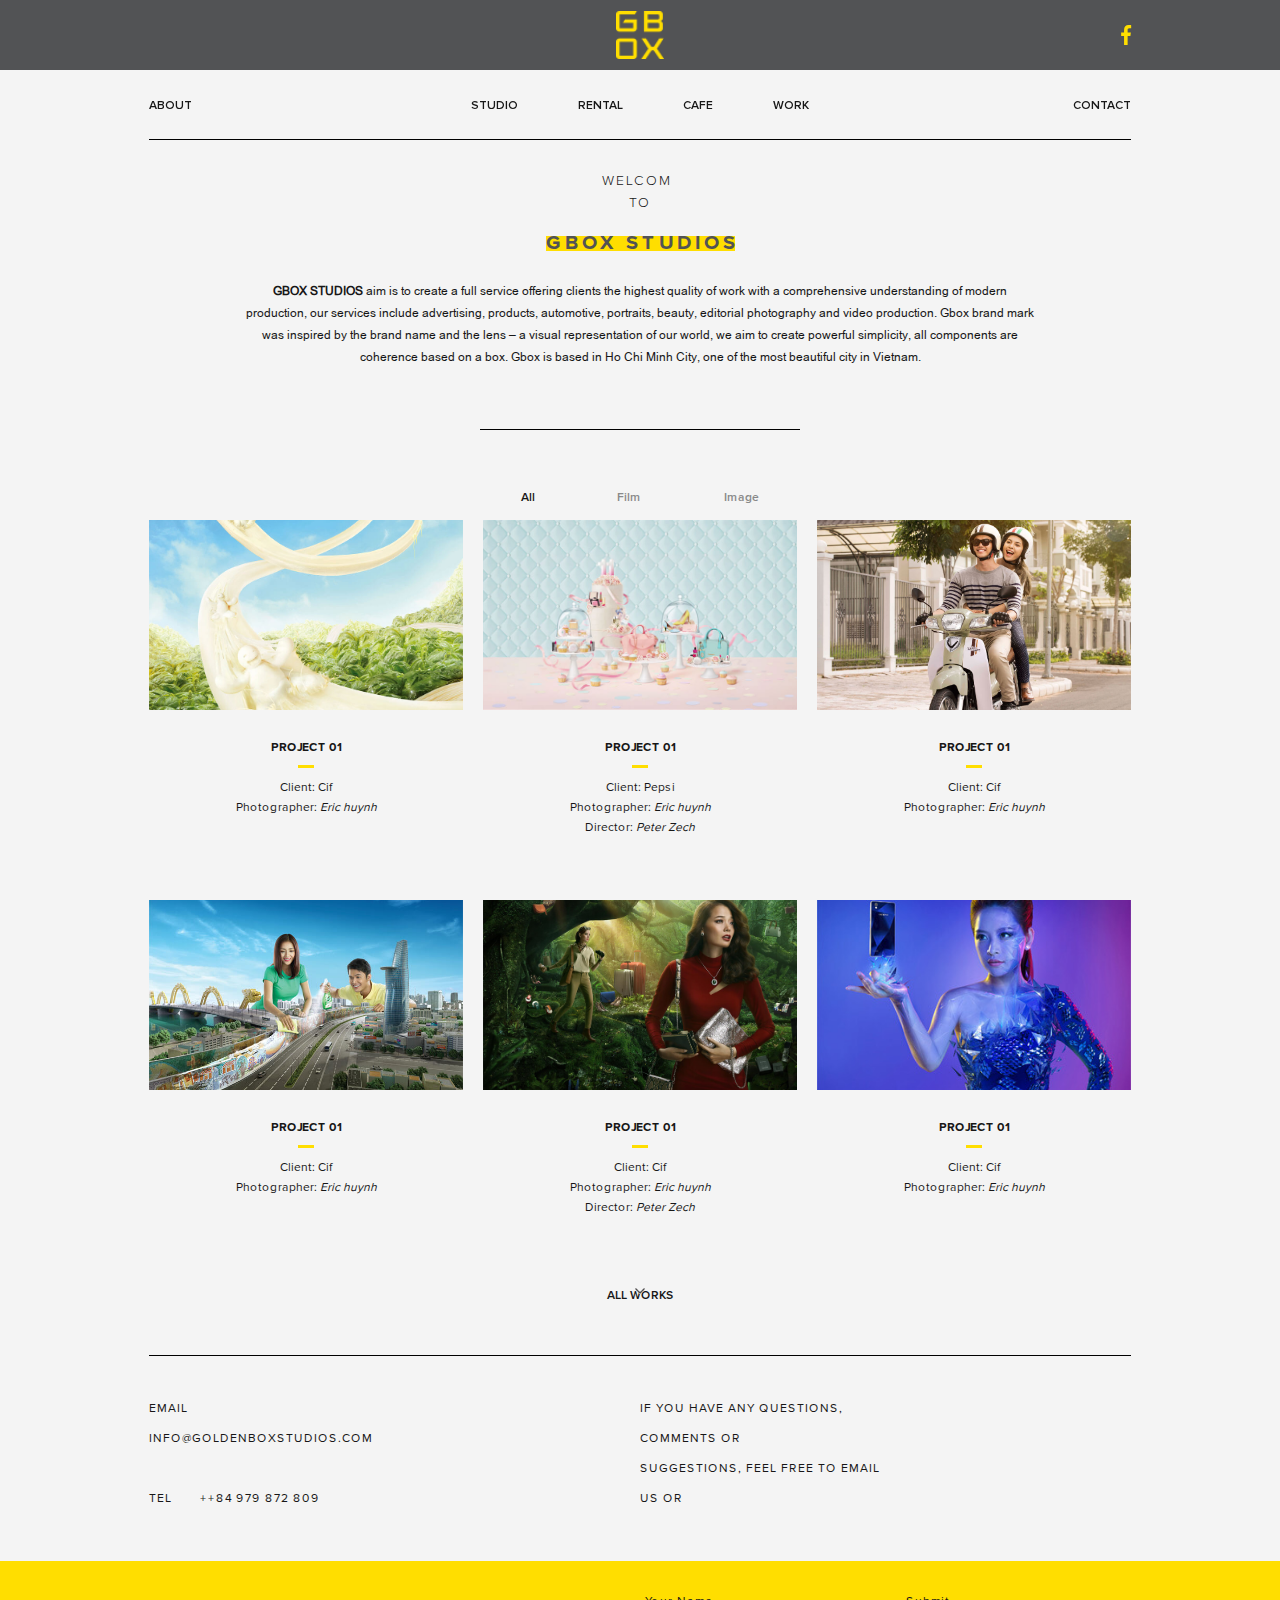
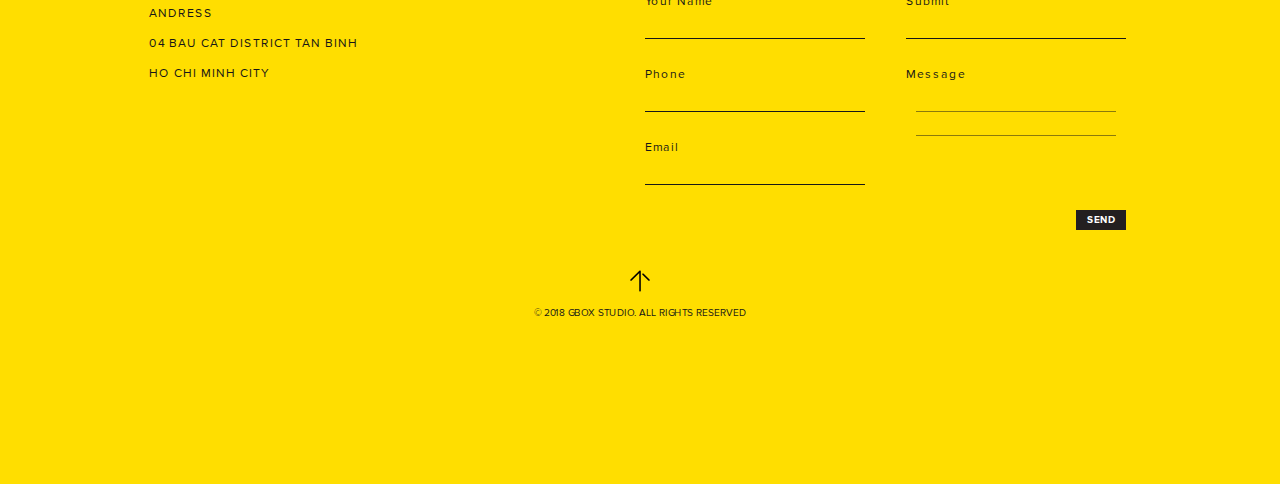
<file: index.html>
<!DOCTYPE html>
<html>

<head>
    <meta charset="UTF-8" />
    <meta name="viewport" content="width=device-width, initial-scale=1.0" />
    <meta http-equiv="X-UA-Compatible" content="IE=edge,chrome=1" />
    <title>Gbox</title>
    <link rel="icon" href="favicon.ico">
    <meta name="title" content="" />
    <meta name="description" content="" />
    <!-- meta facebook -->
    <meta property="og:locale" content="vi" />
    <meta property="og:type" content="article" />
    <meta property="og:title" content="Trang chủ" />
    <meta property="og:description" content="" />
    <meta property="og:url" content="" />
    <meta property="og:site_name" content="" />
    <meta property="og:image" content="" />

    <link rel="stylesheet" href="dest/style.min.css">
    <link rel="stylesheet" href="dest/fonts.css">
</head>
<style>
@font-face {
    font-family:Pb ;
    src: url('fonts/ProximaNova-Bold.woff2') format('woff2'),
        url('fonts/ProximaNova-Bold.woff') format('woff');
    font-weight: bold;
    font-style: normal;
    font-display: fallback;
}

@font-face {
    font-family:Ps ;
    src: url('fonts/ProximaNova-Semibold.woff2') format('woff2'),
        url('fonts/ProximaNova-Semibold.woff') format('woff');
    font-weight: 600;
    font-style: normal;
    font-display: fallback;
}

@font-face {
    font-family:Pl ;
    src: url('fonts/ProximaNova-Light.woff2') format('woff2'),
        url('fonts/ProximaNova-Light.woff') format('woff');
    font-weight: 300;
    font-style: normal;
    font-display: fallback;
}

@font-face {
    font-family:Pr ;
    src: url('fonts/ProximaNova-Regular.woff2') format('woff2'),
        url('fonts/ProximaNova-Regular.woff') format('woff');
    font-weight: normal;
    font-style: normal;
    font-display: fallback;
}
@font-face {
    font-family: A;
    src: url('fonts/Arial.woff2') format('woff2'),
        url('fonts/Arial.woff') format('woff');
    font-weight: normal;
    font-style: normal;
    font-display: fallback;
}




</style>
<body>
    <header>
        <section class="branch">
            <div class="container">
                 <img src="img/logo.png" alt="">
                 <a href="https://www.facebook.com/profile.php?id=100041821670060" class="fb">
                    <svg id="Bold" enable-background="new 0 0 24 24" height="512" viewBox="0 0 24 24" width="512" 
                    xmlns="http://www.w3.org/2000/svg"><path d="m15.997 3.985h2.191v-3.816c-.378-.052-1.678-.169-3.192-.169-3.159 0-5.323 1.987-5.323 5.639v3.361h-3.486v4.266h3.486v10.734h4.274v-10.733h3.345l.531-4.266h-3.877v-2.939c.001-1.233.333-2.077 2.051-2.077z"/>
                    </svg>
                 </a>
                 <div class="hamberger">
                     <span></span>
                 </div>
            </div>
        </section>
        <section class="menu">
            <div class="container">
                <ul class="menu-list">
                    <li><a href="about.html">About</a></li>
                    <li><a href="studio.html">Studio</a></li>
                    <li><a href="rental.html">Rental</a></li>
                    <li><a href="cafe.html">Cafe</a></li>
                    <li><a href="work.html">Work</a></li>
                    <li><a href="contact.html">Contact</a></li>
                </ul>
            </div>
        </section>   
    </header>
    <!--End header-->
    <nav>
        <ul>
            <li><a href="about.html">About</a></li>
            <li><a href="studio.html">Studio</a></li>
            <li><a href="rental.html">Rental</a></li>
            <li><a href="cafe.html">Cafe</a></li>
            <li><a href="work.html">Work</a></li>
            <li><a href="contact.html">Contact</a></li>
        </ul>
    </nav>
    <!--End nav-->
    <main class="homepage">
        <div class="container">
            <section class="gbox-start pd">
                <div class="box-welcom">
                    <span class="welcom">Welcom <pre>To</pre> </span>
                    <h2>Gbox Studio<span class="no-spacing">s</span></h2>
                    <p><strong>GBOX STUDIOS</strong> aim is to create a full service offering clients the highest quality of work with
                        a comprehensive understanding of modern production, our services include advertising, products, automotive, 
                        portraits, beauty, editorial photography and video production. Gbox brand mark was inspired by the brand name 
                        and the lens – a visual representation of our world, we aim to create powerful simplicity, all components are 
                        coherence based on a box. Gbox is based in Ho Chi Minh City, one of the most beautiful city in Vietnam.
                    </p>
                </div>
            </section>
            <!--End gbox-start-->
            <section class="probox pd">
                <div class="probox__control">
                    <span class="active">All</span>
                    <span>Film</span>
                    <span>Image</span>
                </div>
                <div class="probox__rows">
                    <div class="probox__rows--items">
                        <a href="project.html" class="item">
                            <div class="item-img">
                                <img src="img/img1_b.jpg" alt="">
                            </div>
                            <div class="item-text team-box">
                                <h2>Project 01</h2>
                                <p>Client: Cif</p>
                                <p>Photographer: <span>Eric huynh</span></p>
                            </div>
                        </a>
                        <a href="project.html" class="item ">
                            <div class="item-img">
                                <img src="img/img2_b.jpg" alt="">
                            </div>
                            <div class="item-text team-box">
                                <h2>Project 01</h2>
                                <p>Client: Pepsi</p>
                                <p>Photographer: <span>Eric huynh</span></p>
                                <p>Director: <span>Peter Zech</span></p>
                            </div>
                        </a>
                        <a href="project.html" class="item ">
                            <div class="item-img">
                                <img src="img/img3_b.jpg" alt="">
                            </div>
                            <div class="item-text team-box">
                                <h2>Project 01</h2>
                                <p>Client: Cif</p>
                                <p>Photographer: <span>Eric huynh</span></p>
                            </div>
                        </a>
                    </div>
                    <div class="probox__rows--items">
                        <a href="project.html" class="item">
                            <div class="item-img">
                                <img src="img/img4.jpg" alt="">
                            </div>
                            <div class="item-text team-box">
                                <h2>Project 01</h2>
                                <p>Client: Cif</p>
                                <p>Photographer: <span>Eric huynh</span></p>
                            </div>
                        </a>
                        <a href="project.html" class="item">
                            <div class="item-img">
                                <img src="img/img5.jpg" alt="">
                            </div>
                            <div class="item-text team-box">
                                <h2>Project 01</h2>
                                <p>Client: Cif</p>
                                <p>Photographer: <span>Eric huynh</span></p>
                                <p>Director: <span>Peter Zech</span></p>
                            </div>
                        </a>
                        <a href="project.html" class="item">
                            <div class="item-img">
                                <img src="img/img6.jpg" alt="">
                            </div>
                            <div class="item-text team-box">
                                <h2>Project 01</h2>
                                <p>Client: Cif</p>
                                <p>Photographer: <span>Eric huynh</span></p>
                            </div>
                        </a>
                    </div>
                </div>
                <div class="probox__end">
                    <div class="probox__end--arrow">
                        <span>All works</span>
                        <img src="img/arrow.png" alt="">
                    </div>
                </div>
            </section>
            <!--End probox-->
        </div>
    </main>
    <!--End main-->
    <footer>
        <section class="container pd">
            <div class="info">
                <div class="info-text">
                    <p>email</p>
                    <p>info@goldenboxstudios.com</p>
                    <p class="phone">Tel &nbsp; &nbsp; &nbsp; ++84 979 872 809</p>
                </div>
                <div class="info-text">
                    <p>If you have any questions,</p>
                    <p>comments or</p>
                    <p>suggestions, feel free to email</p>
                    <p>us or</p>
                </div>
                <div class="info-text">
                    <p>Address</p>
                    <p>04 Bau cat district tan binh</p>
                    <p>Ho CHi minh city</p>
                </div>
            </div>
        </section>
        <!--End info-->
        <section class="footer_input pd">
            <div class="container">
                <div class="info-text">
                <p>Andress</p>
                <p>04 bau cat district tan binh</p>
                <p>ho chi minh city</p>
                </div>
                <form class="input__cols"action="">
                    <div class="item info-text">
                        <label>Your name</label> <br>
                        <input type="text">
                        <label>phone</label>    <br>
                        <input type="text">
                        <label>Email</label>    <br>
                        <input type="text">
                    </div> 
                    <div class="item info-text">
                        <label>Submit</label>   <br>
                        <input type="text">
                        <label>Message</label>  <br>
                        <textarea name="" id="" cols="30" rows="2"></textarea>
                        <input class="input-btn" type="submit" value="Send">
                    </div> 
                </form>
            </div>
            <div class="footer__arrow info-text">
                <img src="img/up.png" alt="">
                <p>© 2018 GBOX STUDIO. All rights reserved</p>
            </div>
        </section>
    </footer>
    <script type="text/javascript" src="dest/jsmain.min.js"></script>
    <script type="text/javascript" src="dest/main.js"></script>
    <script type="text/javascript" src="dest/home.js"></script>
</body>

</html>
</file>
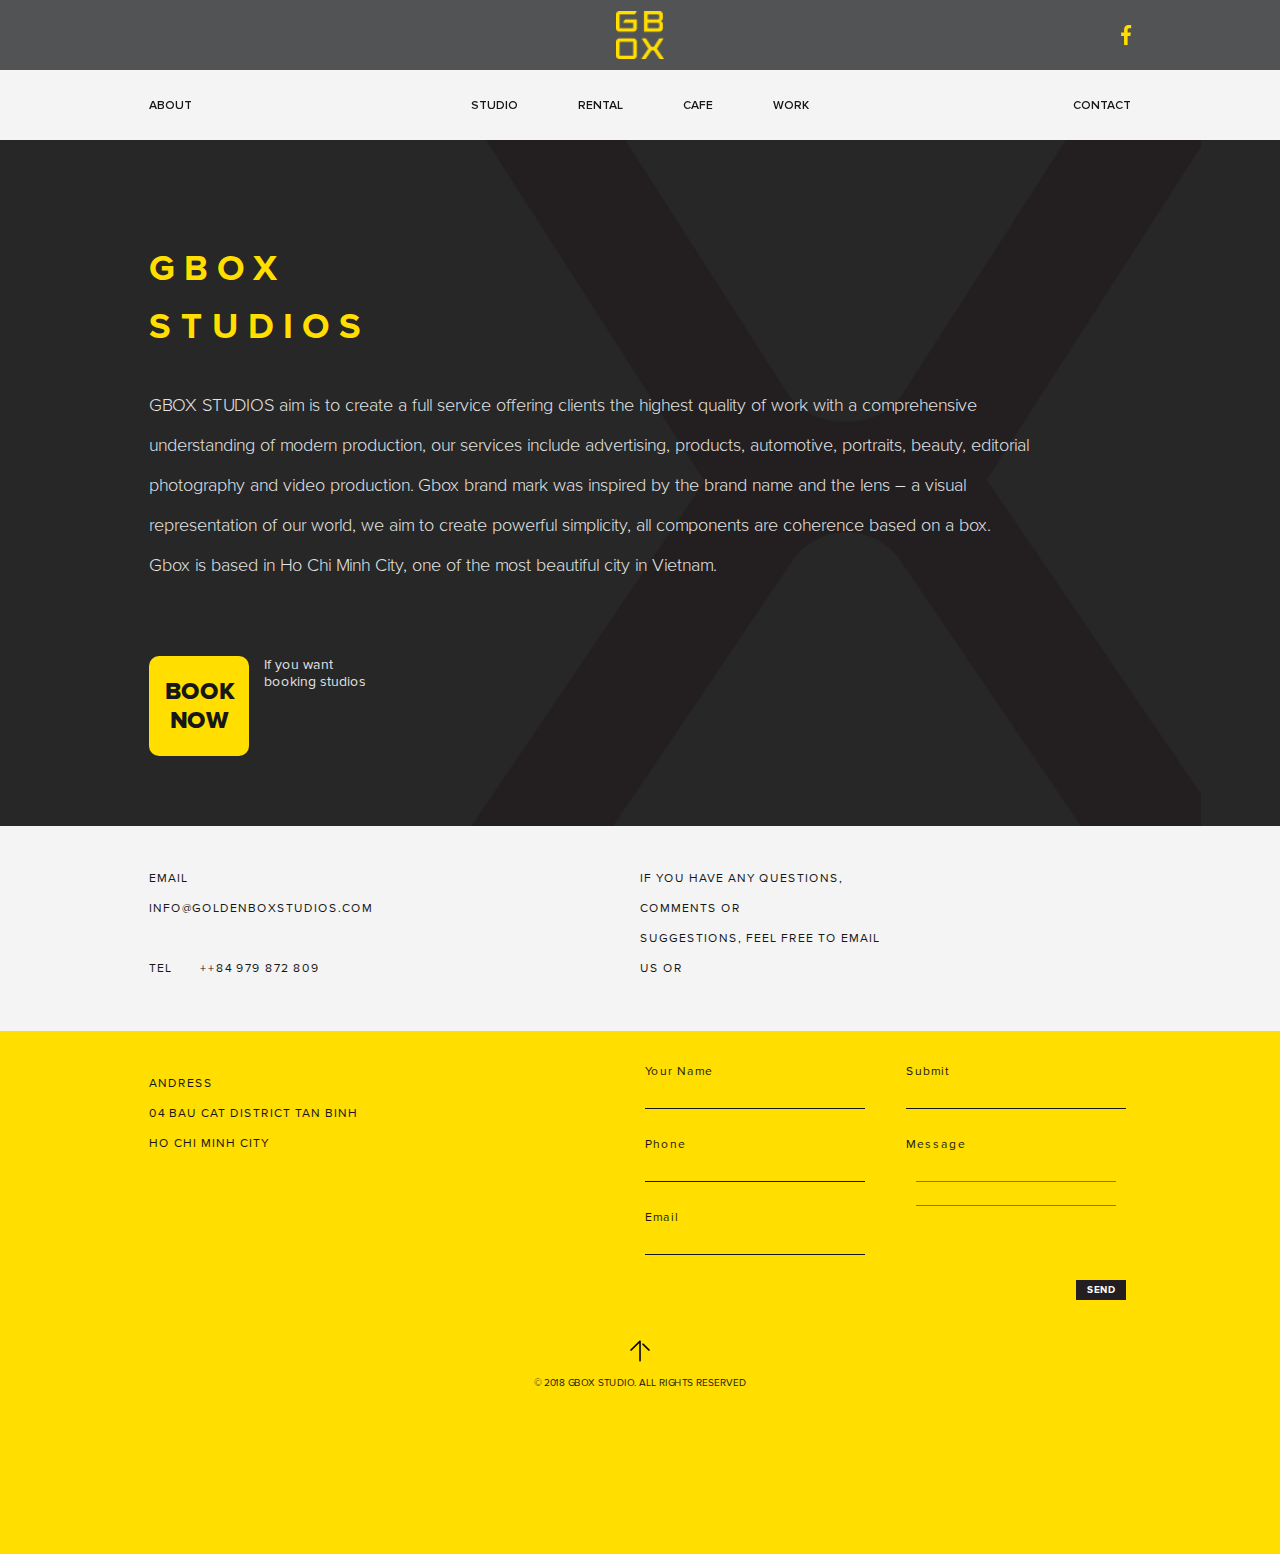
<file: about.html>
<!DOCTYPE html>
<html>

<head>
    <meta charset="UTF-8" />
    <meta name="viewport" content="width=device-width, initial-scale=1.0" />
    <meta http-equiv="X-UA-Compatible" content="IE=edge,chrome=1" />
    <title>About</title>
    <link rel="icon" href="favicon.ico">
    <meta name="title" content="" />
    <meta name="description" content="" />
    <!-- meta facebook -->
    <meta property="og:locale" content="vi" />
    <meta property="og:type" content="article" />
    <meta property="og:title" content="Trang chủ" />
    <meta property="og:description" content="" />
    <meta property="og:url" content="" />
    <meta property="og:site_name" content="" />
    <meta property="og:image" content="" />

    <link rel="stylesheet" href="dest/style.min.css">
    <link rel="stylesheet" href="dest/fonts.css">
</head>
<style>
    @font-face {
        font-family:Pb ;
        src: url('fonts/ProximaNova-Bold.woff2') format('woff2'),
            url('fonts/ProximaNova-Bold.woff') format('woff');
        font-weight: bold;
        font-style: normal;
        font-display: fallback;
    }
    @font-face {
        font-family:Ps ;
        src: url('fonts/ProximaNova-Semibold.woff2') format('woff2'),
            url('fonts/ProximaNova-Semibold.woff') format('woff');
        font-weight: 600;
        font-style: normal;
        font-display: fallback;
    }
    @font-face {
        font-family: 'Peb';
        src: url('fonts/ProximaNovaA-Extrabld.woff2') format('woff2'),
            url('fonts/ProximaNovaA-Extrabld.woff') format('woff');
        font-weight: 800;
        font-style: normal;
        font-display: fallback;
    }
    @font-face {
        font-family:Pl ;
        src: url('fonts/ProximaNova-Light.woff2') format('woff2'),
            url('fonts/ProximaNova-Light.woff') format('woff');
        font-weight: 300;
        font-style: normal;
        font-display: fallback;
    }
    @font-face {
        font-family:Pr ;
        src: url('fonts/ProximaNova-Regular.woff2') format('woff2'),
            url('fonts/ProximaNova-Regular.woff') format('woff');
        font-weight: normal;
        font-style: normal;
        font-display: fallback;
    }
    @font-face {
        font-family: A;
        src: url('fonts/Arial.woff2') format('woff2'),
            url('fonts/Arial.woff') format('woff');
        font-weight: normal;
        font-style: normal;
        font-display: fallback;
    }
    @font-face {
        font-family: 'Db';
        src: url('fonts/DIN-Bold.woff2') format('woff2'),
            url('fonts/DIN-Bold.woff') format('woff');
        font-weight: bold;
        font-style: normal;
        font-display: fallback;
    }
    
    
</style>
<body>
    <header id="header_about">
        <section class="branch">
            <div class="container">
                 <img src="img/logo.png" alt="">
                 <a href="https://www.facebook.com/profile.php?id=100041821670060" class="fb">
                    <svg id="Bold" enable-background="new 0 0 24 24" height="512" viewBox="0 0 24 24" width="512" 
                    xmlns="http://www.w3.org/2000/svg"><path d="m15.997 3.985h2.191v-3.816c-.378-.052-1.678-.169-3.192-.169-3.159 0-5.323 1.987-5.323 5.639v3.361h-3.486v4.266h3.486v10.734h4.274v-10.733h3.345l.531-4.266h-3.877v-2.939c.001-1.233.333-2.077 2.051-2.077z"/>
                    </svg>
                 </a>
                 <div class="hamberger">
                     <span></span>
                 </div>
            </div>
        </section>
        <section class="menu">
            <div class="container">
                <ul class="menu-list">
                    <li><a href="about.html">About</a></li>
                    <li><a href="studio.html">Studio</a></li>
                    <li><a href="rental.html">Rental</a></li>
                    <li><a href="cafe.html">Cafe</a></li>
                    <li><a href="work.html">Work</a></li>
                    <li><a href="contact.html">Contact</a></li>
                </ul>
            </div>
        </section>   
    </header>
    <!--End header-->
    <nav>
        <ul>
            <li><a href="about.html">About</a></li>
            <li><a href="studio.html">Studio</a></li>
            <li><a href="rental.html">Rental</a></li>
            <li><a href="cafe.html">Cafe</a></li>
            <li><a href="work.html">Work</a></li>
            <li><a href="contact.html">Contact</a></li>
        </ul>
    </nav>
    <!--End nav-->
    <main class="aboutpage">
        <section class="about pd">
            <div class="container">
                <div class="about__start">
                    <div class="box-welcom">
                        <h2>gbox
studios</h2>
                        <p>GBOX STUDIOS aim is to create a full service offering clients the highest quality of work with a comprehensive understanding of modern production, our services include advertising, products, automotive, portraits, beauty, editorial photography and video production. Gbox brand mark was inspired by the brand name and the lens – a visual representation of our world, we aim to create powerful simplicity, all components are coherence based on a box. 
                            Gbox is based in Ho Chi Minh City, one of the most beautiful city in Vietnam.</p>
                    </div>
                </div>
                <div class="about__book">
                    <a href="rental.html" class="big_btn">
                        <span>book now</span>
                    </a>
                    <p>If you want
                        booking studios</p>
                </div>
            </div>
        </section>
    </main>
    <!--End main-->
    <footer>
        <section class="container pd">
            <div class="info">
                <div class="info-text">
                    <p>email</p>
                    <p>info@goldenboxstudios.com</p>
                    <p class="phone">Tel &nbsp; &nbsp; &nbsp; ++84 979 872 809</p>
                </div>
                <div class="info-text">
                    <p>If you have any questions,</p>
                    <p>comments or</p>
                    <p>suggestions, feel free to email</p>
                    <p>us or</p>
                </div>
                <div class="info-text">
                    <p>Address</p>
                    <p>04 Bau cat district tan binh</p>
                    <p>Ho CHi minh city</p>
                </div>
            </div>
        </section>
        <!--End info-->
        <section class="footer_input pd">
            <div class="container">
                <div class="info-text">
                <p>Andress</p>
                <p>04 bau cat district tan binh</p>
                <p>ho chi minh city</p>
                </div>
                <form class="input__cols"action="">
                    <div class="item info-text">
                        <label>Your name</label> <br>
                        <input type="text">
                        <label>phone</label>    <br>
                        <input type="text">
                        <label>Email</label>    <br>
                        <input type="text">
                    </div> 
                    <div class="item info-text">
                        <label>Submit</label>   <br>
                        <input type="text">
                        <label>Message</label>  <br>
                        <textarea name="" id="" cols="30" rows="2"></textarea>
                        <input class="input-btn" type="submit" value="Send">
                    </div> 
                </form>
            </div>
            <div class="footer__arrow info-text">
                <img src="img/up.png" alt="">
                <p>© 2018 GBOX STUDIO. All rights reserved</p>
            </div>
        </section>
    </footer>
    <script type="text/javascript" src="dest/jsmain.min.js"></script>
    <script type="text/javascript" src="dest/main.js"></script>
    <script type="text/javascript" src="dest/about.js"></script>
</body>

</html>
</file>
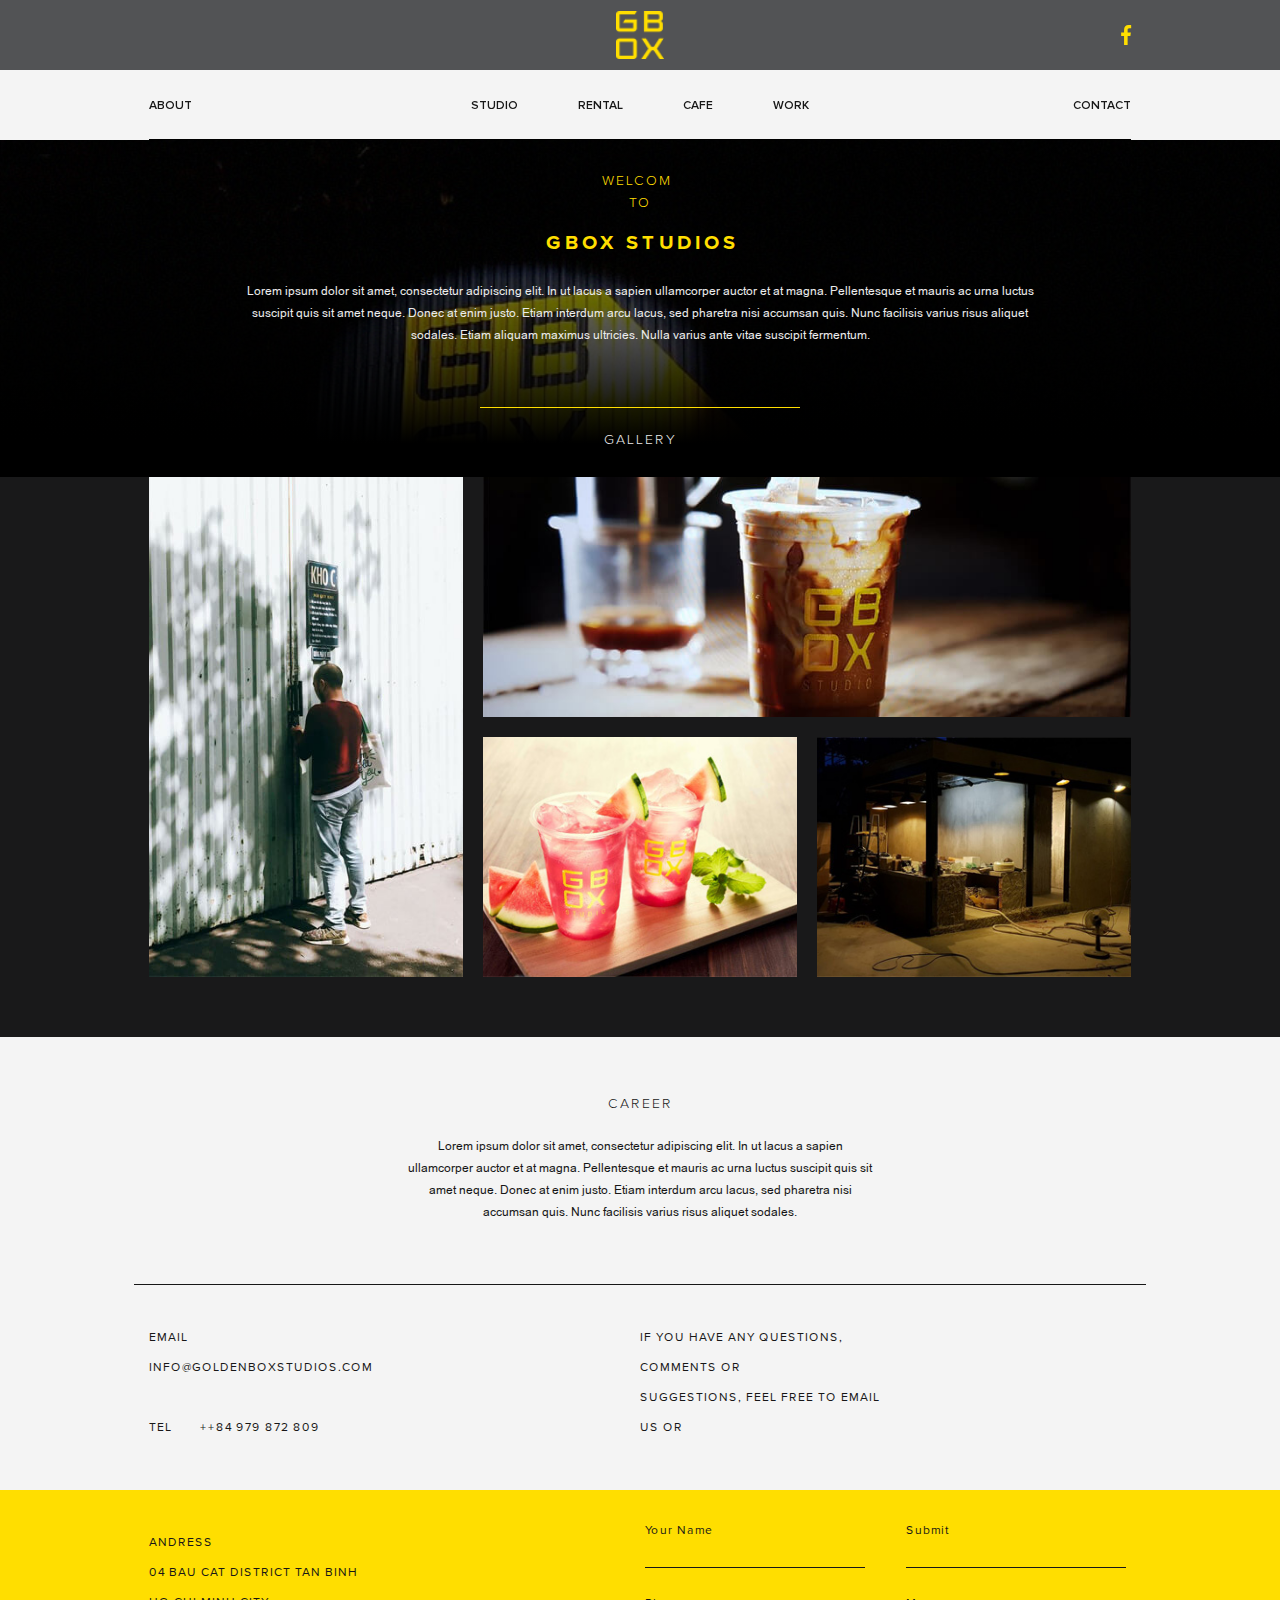
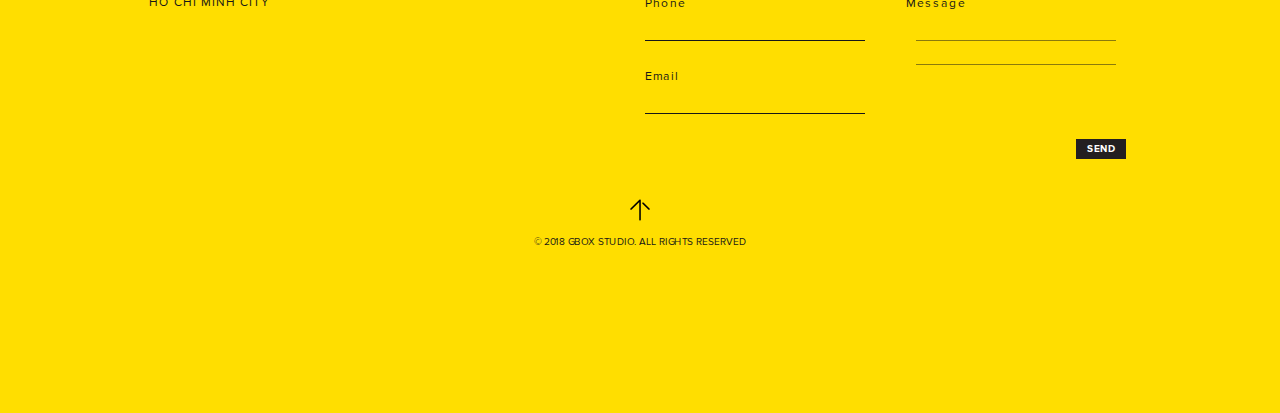
<file: cafe.html>
<!DOCTYPE html>
<html>

<head>
    <meta charset="UTF-8" />
    <meta name="viewport" content="width=device-width, initial-scale=1.0" />
    <meta http-equiv="X-UA-Compatible" content="IE=edge,chrome=1" />
    <title>Cafe</title>
    <link rel="icon" href="favicon.ico">
    <meta name="title" content="" />
    <meta name="description" content="" />
    <!-- meta facebook -->
    <meta property="og:locale" content="vi" />
    <meta property="og:type" content="article" />
    <meta property="og:title" content="Trang chủ" />
    <meta property="og:description" content="" />
    <meta property="og:url" content="" />
    <meta property="og:site_name" content="" />
    <meta property="og:image" content="" />

    <link rel="stylesheet" href="dest/style.min.css">
    <link rel="stylesheet" href="dest/fonts.css">
</head>
<style>
    @font-face {
        font-family:Pb ;
        src: url('fonts/ProximaNova-Bold.woff2') format('woff2'),
            url('fonts/ProximaNova-Bold.woff') format('woff');
        font-weight: bold;
        font-style: normal;
        font-display: fallback;
    }
    @font-face {
        font-family:Ps ;
        src: url('fonts/ProximaNova-Semibold.woff2') format('woff2'),
            url('fonts/ProximaNova-Semibold.woff') format('woff');
        font-weight: 600;
        font-style: normal;
        font-display: fallback;
    }
    @font-face {
        font-family: 'Peb';
        src: url('fonts/ProximaNovaA-Extrabld.woff2') format('woff2'),
            url('fonts/ProximaNovaA-Extrabld.woff') format('woff');
        font-weight: 800;
        font-style: normal;
        font-display: fallback;
    }
    @font-face {
        font-family:Pl ;
        src: url('fonts/ProximaNova-Light.woff2') format('woff2'),
            url('fonts/ProximaNova-Light.woff') format('woff');
        font-weight: 300;
        font-style: normal;
        font-display: fallback;
    }
    @font-face {
        font-family:Pr ;
        src: url('fonts/ProximaNova-Regular.woff2') format('woff2'),
            url('fonts/ProximaNova-Regular.woff') format('woff');
        font-weight: normal;
        font-style: normal;
        font-display: fallback;
    }
    @font-face {
        font-family: A;
        src: url('fonts/Arial.woff2') format('woff2'),
            url('fonts/Arial.woff') format('woff');
        font-weight: normal;
        font-style: normal;
        font-display: fallback;
    }
    @font-face {
        font-family: 'Db';
        src: url('fonts/DIN-Bold.woff2') format('woff2'),
            url('fonts/DIN-Bold.woff') format('woff');
        font-weight: bold;
        font-style: normal;
        font-display: fallback;
    }
    
    
</style>
<body>
    <header>
        <section class="branch">
            <div class="container">
                 <img src="img/logo.png" alt="">
                 <a href="https://www.facebook.com/profile.php?id=100041821670060" class="fb">
                    <svg id="Bold" enable-background="new 0 0 24 24" height="512" viewBox="0 0 24 24" width="512" 
                    xmlns="http://www.w3.org/2000/svg"><path d="m15.997 3.985h2.191v-3.816c-.378-.052-1.678-.169-3.192-.169-3.159 0-5.323 1.987-5.323 5.639v3.361h-3.486v4.266h3.486v10.734h4.274v-10.733h3.345l.531-4.266h-3.877v-2.939c.001-1.233.333-2.077 2.051-2.077z"/>
                    </svg>
                 </a>
                 <div class="hamberger">
                     <span></span>
                 </div>
            </div>
        </section>
        <section class="menu">
            <div class="container">
                <ul class="menu-list">
                    <li><a href="about.html">About</a></li>
                    <li><a href="studio.html">Studio</a></li>
                    <li><a href="rental.html">Rental</a></li>
                    <li><a href="cafe.html">Cafe</a></li>
                    <li><a href="work.html">Work</a></li>
                    <li><a href="contact.html">Contact</a></li>
                </ul>
            </div>
        </section>   
    </header>
    <!--End header-->
    <nav>
        <ul>
            <li><a href="about.html">About</a></li>
            <li><a href="studio.html">Studio</a></li>
            <li><a href="rental.html">Rental</a></li>
            <li><a href="cafe.html">Cafe</a></li>
            <li><a href="work.html">Work</a></li>
            <li><a href="contact.html">Contact</a></li>
        </ul>
    </nav>
    <!--End nav-->
    <main class="cafe">
        <section class="cafe__welcom pd">
            <div class="nen"></div>
            <div class="container">
                <div class="box-welcom">
                    <span class="welcom">Welcom <pre>To</pre> </span>
                    <h2>Gbox Studio<span class="no-spacing">s</span></h2>
                    <p>Lorem ipsum dolor sit amet, consectetur adipiscing elit. In ut lacus a sapien ullamcorper auctor et at magna. Pellentesque et mauris ac urna luctus suscipit quis sit amet neque. Donec at enim justo. Etiam interdum arcu lacus, sed pharetra nisi accumsan quis. Nunc facilisis varius risus aliquet sodales. Etiam aliquam maximus ultricies. Nulla varius ante vitae suscipit fermentum.
                    </p>
                </div>
                <p>Gallery</p>
            </div>
        </section>
        <section class="cafe__grid">
            <div class="container">
                <div class="grid__items">
                    <figure class="grid__items--item item1">
                            <img src="img/img19.jpg" alt="">
                        <div class="full-screen">
                            <svg height="448pt" viewBox="0 0 448 448" width="448pt" xmlns="http://www.w3.org/2000/svg"><path d="m144 0h-144v144h16v-128h128zm0 0"/><path d="m432 144h16v-144h-144v16h128zm0 0"/><path d="m16 304h-16v144h144v-16h-128zm0 0"/><path d="m448 304h-16v128h-128v16h144zm0 0"/></svg>
                        </div>
                    </figure>
                    <figure class="grid__items--item item2">
                            <img src="img/img20.jpg" alt="">
                        <div class="full-screen">
                            <svg height="448pt" viewBox="0 0 448 448" width="448pt" xmlns="http://www.w3.org/2000/svg"><path d="m144 0h-144v144h16v-128h128zm0 0"/><path d="m432 144h16v-144h-144v16h128zm0 0"/><path d="m16 304h-16v144h144v-16h-128zm0 0"/><path d="m448 304h-16v128h-128v16h144zm0 0"/></svg>
                        </div>
                    </figure>
                    <figure class="grid__items--item item3">
                            <img src="img/img21.jpg" alt="">
                        <div class="full-screen">
                            <svg height="448pt" viewBox="0 0 448 448" width="448pt" xmlns="http://www.w3.org/2000/svg"><path d="m144 0h-144v144h16v-128h128zm0 0"/><path d="m432 144h16v-144h-144v16h128zm0 0"/><path d="m16 304h-16v144h144v-16h-128zm0 0"/><path d="m448 304h-16v128h-128v16h144zm0 0"/></svg>
                        </div>
                    </figure>
                    <figure class="grid__items--item item4">
                        <img src="img/img18.jpg" alt="">
                        <div class="full-screen">
                            <svg height="448pt" viewBox="0 0 448 448" width="448pt" xmlns="http://www.w3.org/2000/svg"><path d="m144 0h-144v144h16v-128h128zm0 0"/><path d="m432 144h16v-144h-144v16h128zm0 0"/><path d="m16 304h-16v144h144v-16h-128zm0 0"/><path d="m448 304h-16v128h-128v16h144zm0 0"/></svg>
                        </div>
                    </figure>
                    
                </div>
            </div>
        </section>
        <section class="cafe__career container pd">
                <div class="text">
                    <h2>career</h2>
                <p>Lorem ipsum dolor sit amet, consectetur adipiscing elit. In ut lacus a sapien ullamcorper auctor et at magna. Pellentesque et mauris ac urna luctus suscipit quis sit amet neque. Donec at enim justo. Etiam interdum arcu lacus, sed pharetra nisi accumsan quis. Nunc facilisis varius risus aliquet sodales.</p>
                </div>
        </section>
    </main>
    <!--End main-->
    <footer>
        <section class="container pd">
            <div class="info">
                <div class="info-text">
                    <p>email</p>
                    <p>info@goldenboxstudios.com</p>
                    <p class="phone">Tel &nbsp; &nbsp; &nbsp; ++84 979 872 809</p>
                </div>
                <div class="info-text">
                    <p>If you have any questions,</p>
                    <p>comments or</p>
                    <p>suggestions, feel free to email</p>
                    <p>us or</p>
                </div>
                <div class="info-text">
                    <p>Address</p>
                    <p>04 Bau cat district tan binh</p>
                    <p>Ho CHi minh city</p>
                </div>
            </div>
        </section>
        <!--End info-->
        <section class="footer_input pd">
            <div class="container">
                <div class="info-text">
                <p>Andress</p>
                <p>04 bau cat district tan binh</p>
                <p>ho chi minh city</p>
                </div>
                <form class="input__cols"action="">
                    <div class="item info-text">
                        <label>Your name</label> <br>
                        <input type="text">
                        <label>phone</label>    <br>
                        <input type="text">
                        <label>Email</label>    <br>
                        <input type="text">
                    </div> 
                    <div class="item info-text">
                        <label>Submit</label>   <br>
                        <input type="text">
                        <label>Message</label>  <br>
                        <textarea name="" id="" cols="30" rows="2"></textarea>
                        <input class="input-btn" type="submit" value="Send">
                    </div> 
                </form>
            </div>
            <div class="footer__arrow info-text">
                <img src="img/up.png" alt="">
                <p>© 2018 GBOX STUDIO. All rights reserved</p>
            </div>
        </section>
    </footer>
   <div class="popup">
      <div class="popup__img">
            <div class="popup__img--item">
                    <img src="img/img19.jpg" alt="">
            </div>
            <div class="popup__img--item">
                <img src="img/img20.jpg" alt="">
            </div>
            <div class="popup__img--item">
                <img src="img/img21.jpg" alt="">
            </div>
            <div class="popup__img--item">
                <img src="img/img18.jpg" alt="">
            </div>
      </div>
      <div class="exit">
        
<svg version="1.1" id="Capa_1" xmlns="http://www.w3.org/2000/svg" xmlns:xlink="http://www.w3.org/1999/xlink" x="0px" y="0px"
viewBox="0 0 469.333 469.333" style="enable-background:new 0 0 469.333 469.333;" xml:space="preserve">
<g>
<path style="fill:#303C42;" d="M160,0c-5.896,0-10.667,4.771-10.667,10.667v138.667H10.667C4.771,149.333,0,154.104,0,160
   c0,5.896,4.771,10.667,10.667,10.667H160c5.896,0,10.667-4.771,10.667-10.667V10.667C170.667,4.771,165.896,0,160,0z"/>
<path style="fill:#303C42;" d="M309.333,170.667h149.333c5.896,0,10.667-4.771,10.667-10.667c0-5.896-4.771-10.667-10.667-10.667
   H320V10.667C320,4.771,315.229,0,309.333,0s-10.667,4.771-10.667,10.667V160C298.667,165.896,303.438,170.667,309.333,170.667z"/>
<path style="fill:#303C42;" d="M458.667,298.667H309.333c-5.896,0-10.667,4.771-10.667,10.667v149.333
   c0,5.896,4.771,10.667,10.667,10.667S320,464.563,320,458.667V320h138.667c5.896,0,10.667-4.771,10.667-10.667
   S464.563,298.667,458.667,298.667z"/>
<path style="fill:#303C42;" d="M160,298.667H10.667C4.771,298.667,0,303.438,0,309.333S4.771,320,10.667,320h138.667v138.667
   c0,5.896,4.771,10.667,10.667,10.667c5.896,0,10.667-4.771,10.667-10.667V309.333C170.667,303.438,165.896,298.667,160,298.667z"/>
</g>
<linearGradient id="SVGID_1_" gradientUnits="userSpaceOnUse" x1="-66.4552" y1="618.0089" x2="-45.6177" y2="608.2932" gradientTransform="matrix(21.3333 0 0 -21.3333 1430.1112 13315.2227)">
<stop  offset="0" style="stop-color:#FFFFFF;stop-opacity:0.2"/>
<stop  offset="1" style="stop-color:#FFFFFF;stop-opacity:0"/>
</linearGradient>
<path style="fill:url(#SVGID_1_);" d="M160,0c-5.896,0-10.667,4.771-10.667,10.667v138.667H10.667C4.771,149.333,0,154.104,0,160
c0,5.896,4.771,10.667,10.667,10.667H160c5.896,0,10.667-4.771,10.667-10.667V10.667C170.667,4.771,165.896,0,160,0z
M309.333,170.667h149.333c5.896,0,10.667-4.771,10.667-10.667c0-5.896-4.771-10.667-10.667-10.667H320V10.667
C320,4.771,315.229,0,309.333,0s-10.667,4.771-10.667,10.667V160C298.667,165.896,303.438,170.667,309.333,170.667z
M458.667,298.667H309.333c-5.896,0-10.667,4.771-10.667,10.667v149.333c0,5.896,4.771,10.667,10.667,10.667
S320,464.563,320,458.667V320h138.667c5.896,0,10.667-4.771,10.667-10.667S464.563,298.667,458.667,298.667z M160,298.667H10.667
C4.771,298.667,0,303.438,0,309.333S4.771,320,10.667,320h138.667v138.667c0,5.896,4.771,10.667,10.667,10.667
c5.896,0,10.667-4.771,10.667-10.667V309.333C170.667,303.438,165.896,298.667,160,298.667z"/>
<g>
</g>
<g>
</g>
<g>
</g>
<g>
</g>
<g>
</g>
<g>
</g>
<g>
</g>
<g>
</g>
<g>
</g>
<g>
</g>
<g>
</g>
<g>
</g>
<g>
</g>
<g>
</g>
<g>
</g>
</svg>

      </div>
   </div>
    <script type="text/javascript" src="dest/jsmain.min.js"></script>
    <script type="text/javascript" src="dest/main.js"></script>
    <script type="text/javascript" src="dest/cafe.js"></script>
</body>

</html>
</file>
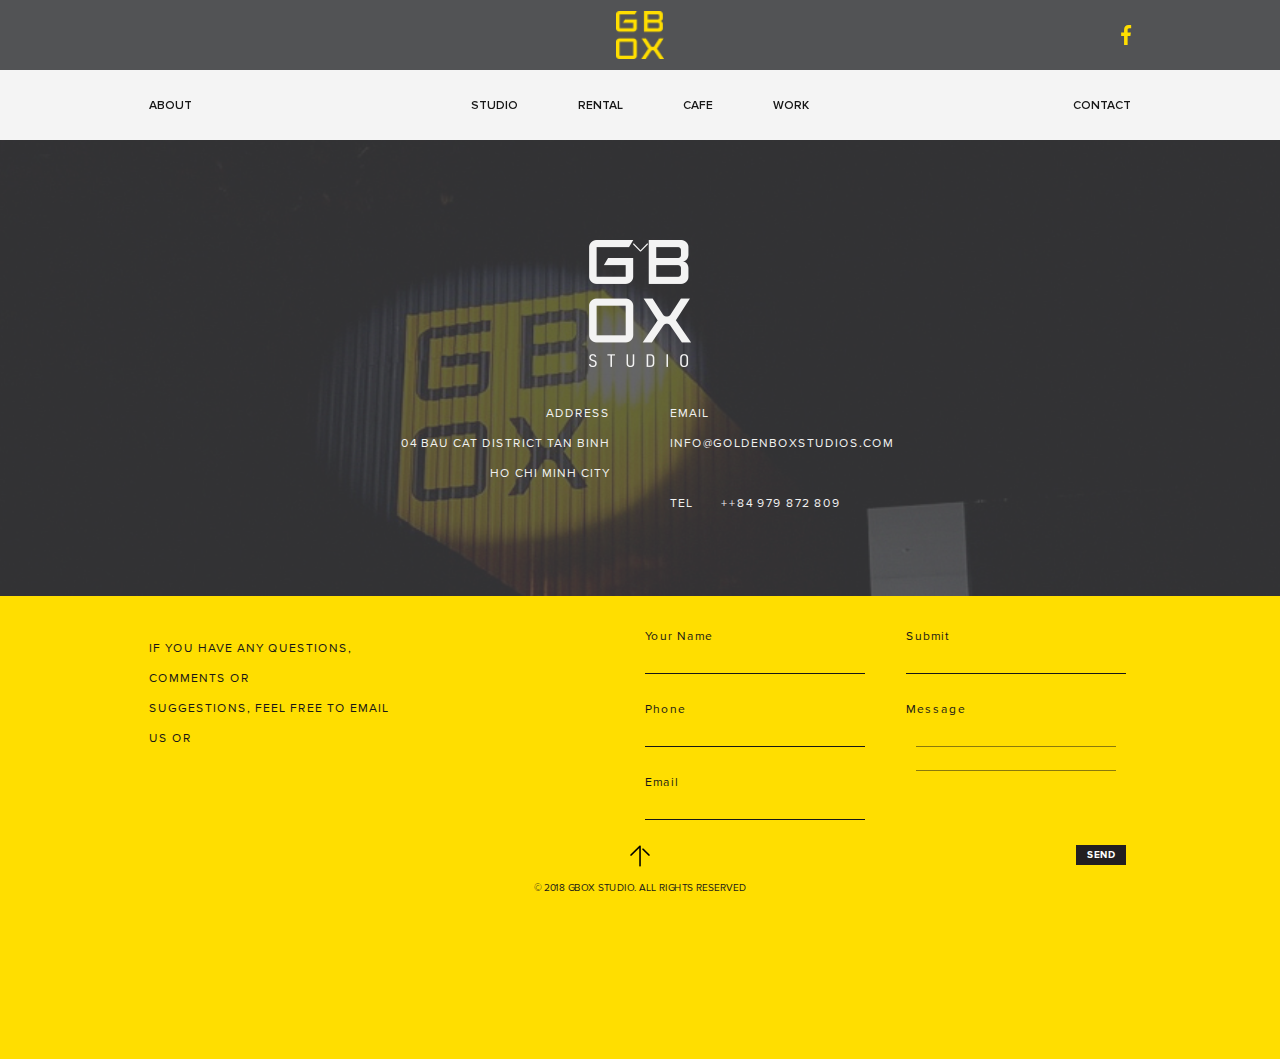
<file: contact.html>
<!DOCTYPE html>
<html>

<head>
    <meta charset="UTF-8" />
    <meta name="viewport" content="width=device-width, initial-scale=1.0" />
    <meta http-equiv="X-UA-Compatible" content="IE=edge,chrome=1" />
    <title>Contact</title>
    <link rel="icon" href="favicon.ico">
    <meta name="title" content="" />
    <meta name="description" content="" />
    <!-- meta facebook -->
    <meta property="og:locale" content="vi" />
    <meta property="og:type" content="article" />
    <meta property="og:title" content="Trang chủ" />
    <meta property="og:description" content="" />
    <meta property="og:url" content="" />
    <meta property="og:site_name" content="" />
    <meta property="og:image" content="" />

    <link rel="stylesheet" href="dest/style.min.css">
    <link rel="stylesheet" href="dest/fonts.css">
</head>
<style>
    @font-face {
        font-family:Pb ;
        src: url('fonts/ProximaNova-Bold.woff2') format('woff2'),
            url('fonts/ProximaNova-Bold.woff') format('woff');
        font-weight: bold;
        font-style: normal;
        font-display: fallback;
    }
    @font-face {
        font-family:Ps ;
        src: url('fonts/ProximaNova-Semibold.woff2') format('woff2'),
            url('fonts/ProximaNova-Semibold.woff') format('woff');
        font-weight: 600;
        font-style: normal;
        font-display: fallback;
    }
    @font-face {
        font-family: 'Peb';
        src: url('fonts/ProximaNovaA-Extrabld.woff2') format('woff2'),
            url('fonts/ProximaNovaA-Extrabld.woff') format('woff');
        font-weight: 800;
        font-style: normal;
        font-display: fallback;
    }
    @font-face {
        font-family:Pl ;
        src: url('fonts/ProximaNova-Light.woff2') format('woff2'),
            url('fonts/ProximaNova-Light.woff') format('woff');
        font-weight: 300;
        font-style: normal;
        font-display: fallback;
    }
    @font-face {
        font-family:Pr ;
        src: url('fonts/ProximaNova-Regular.woff2') format('woff2'),
            url('fonts/ProximaNova-Regular.woff') format('woff');
        font-weight: normal;
        font-style: normal;
        font-display: fallback;
    }
    @font-face {
        font-family: A;
        src: url('fonts/Arial.woff2') format('woff2'),
            url('fonts/Arial.woff') format('woff');
        font-weight: normal;
        font-style: normal;
        font-display: fallback;
    }
    @font-face {
        font-family: 'Db';
        src: url('fonts/DIN-Bold.woff2') format('woff2'),
            url('fonts/DIN-Bold.woff') format('woff');
        font-weight: bold;
        font-style: normal;
        font-display: fallback;
    }
    
    
</style>
<body>
    <header id="header_contact">
        <section class="branch">
            <div class="container">
                 <img src="img/logo.png" alt="">
                 <a href="https://www.facebook.com/profile.php?id=100041821670060" class="fb">
                    <svg id="Bold" enable-background="new 0 0 24 24" height="512" viewBox="0 0 24 24" width="512" 
                    xmlns="http://www.w3.org/2000/svg"><path d="m15.997 3.985h2.191v-3.816c-.378-.052-1.678-.169-3.192-.169-3.159 0-5.323 1.987-5.323 5.639v3.361h-3.486v4.266h3.486v10.734h4.274v-10.733h3.345l.531-4.266h-3.877v-2.939c.001-1.233.333-2.077 2.051-2.077z"/>
                    </svg>
                 </a>
                 <div class="hamberger">
                     <span></span>
                 </div>
            </div>
        </section>
        <section class="menu">
            <div class="container">
                <ul class="menu-list">
                    <li><a href="about.html">About</a></li>
                    <li><a href="studio.html">Studio</a></li>
                    <li><a href="rental.html">Rental</a></li>
                    <li><a href="cafe.html">Cafe</a></li>
                    <li><a href="work.html">Work</a></li>
                    <li><a href="contact.html">Contact</a></li>
                </ul>
            </div>
        </section>   
    </header>
    <!--End header-->
    <nav>
        <ul>
            <li><a href="about.html">About</a></li>
            <li><a href="studio.html">Studio</a></li>
            <li><a href="rental.html">Rental</a></li>
            <li><a href="cafe.html">Cafe</a></li>
            <li><a href="work.html">Work</a></li>
            <li><a href="contact.html">Contact</a></li>
        </ul>
    </nav>
    <!--End nav-->
    <main class="contact">
        <section class="contact__welcom">
            <div class="nen"></div>
            <div class="container">
               <div class="logo">
                   <img src="img/logo_w.png" alt="">
               </div>
               <div class="info">
                    <div class="info-text">
                        <p>Address</p>
                        <p>04 Bau cat district tan binh</p>
                        <p>Ho CHi minh city</p>
                    </div>
                    <div class="info-text">
                        <p>email</p>
                        <p>info@goldenboxstudios.com</p>
                        <p class="phone">Tel &nbsp; &nbsp; &nbsp; ++84 979 872 809</p>
                </div>
               </div>
               <div class="arrow">
                    <svg version="1.1" id="Capa_1" xmlns="http://www.w3.org/2000/svg" xmlns:xlink="http://www.w3.org/1999/xlink" x="0px" y="0px"
                    viewBox="0 0 512.002 512.002" style="enable-background:new 0 0 512.002 512.002;" xml:space="preserve">
                    <g>
                    <g>
                    <path d="M388.425,241.951L151.609,5.79c-7.759-7.733-20.321-7.72-28.067,0.04c-7.74,7.759-7.72,20.328,0.04,28.067l222.72,222.105
                        L123.574,478.106c-7.759,7.74-7.779,20.301-0.04,28.061c3.883,3.89,8.97,5.835,14.057,5.835c5.074,0,10.141-1.932,14.017-5.795
                        l236.817-236.155c3.737-3.718,5.834-8.778,5.834-14.05S392.156,245.676,388.425,241.951z"/>
                    </g>
                    </g>
                    <g>
                    </g>
                    <g>
                    </g>
                    <g>
                    </g>
                    <g>
                    </g>
                    <g>
                    </g>
                    <g>
                    </g>
                    <g>
                    </g>
                    <g>
                    </g>
                    <g>
                    </g>
                    <g>
                    </g>
                    <g>
                    </g>
                    <g>
                    </g>
                    <g>
                    </g>
                    <g>
                    </g>
                    <g>
                    </g>
                    </svg>
               </div>
            </div>
        </section>
    </main>
    <!--End main-->
    <footer id="footer_contact">
        <section class="footer_input pd">
            <div class="container">
                <div class="info-text">
                    <p>If you have any questions,</p>
                    <p>comments or</p>
                    <p>suggestions, feel free to email</p>
                    <p>us or</p>
                </div>
                <form class="input__cols"action="">
                    <div class="item info-text">
                        <label>Your name</label> <br>
                        <input type="text">
                        <label>phone</label>    <br>
                        <input type="text">
                        <label>Email</label>    <br>
                        <input type="text">
                    </div> 
                    <div class="item info-text">
                        <label>Submit</label>   <br>
                        <input type="text">
                        <label>Message</label>  <br>
                        <textarea name="" id="" cols="30" rows="2"></textarea>
                        <input class="input-btn" type="submit" value="Send">
                    </div> 
                </form>
            </div>
            <div class="footer__arrow info-text">
                <img src="img/up.png" alt="">
                <p>© 2018 GBOX STUDIO. All rights reserved</p>
            </div>
        </section>
    </footer>
    <script type="text/javascript" src="dest/jsmain.min.js"></script>
    <script type="text/javascript" src="dest/main.js"></script>
    <script type="text/javascript" src="dest/contact.js"></script>
</body>

</html>
</file>
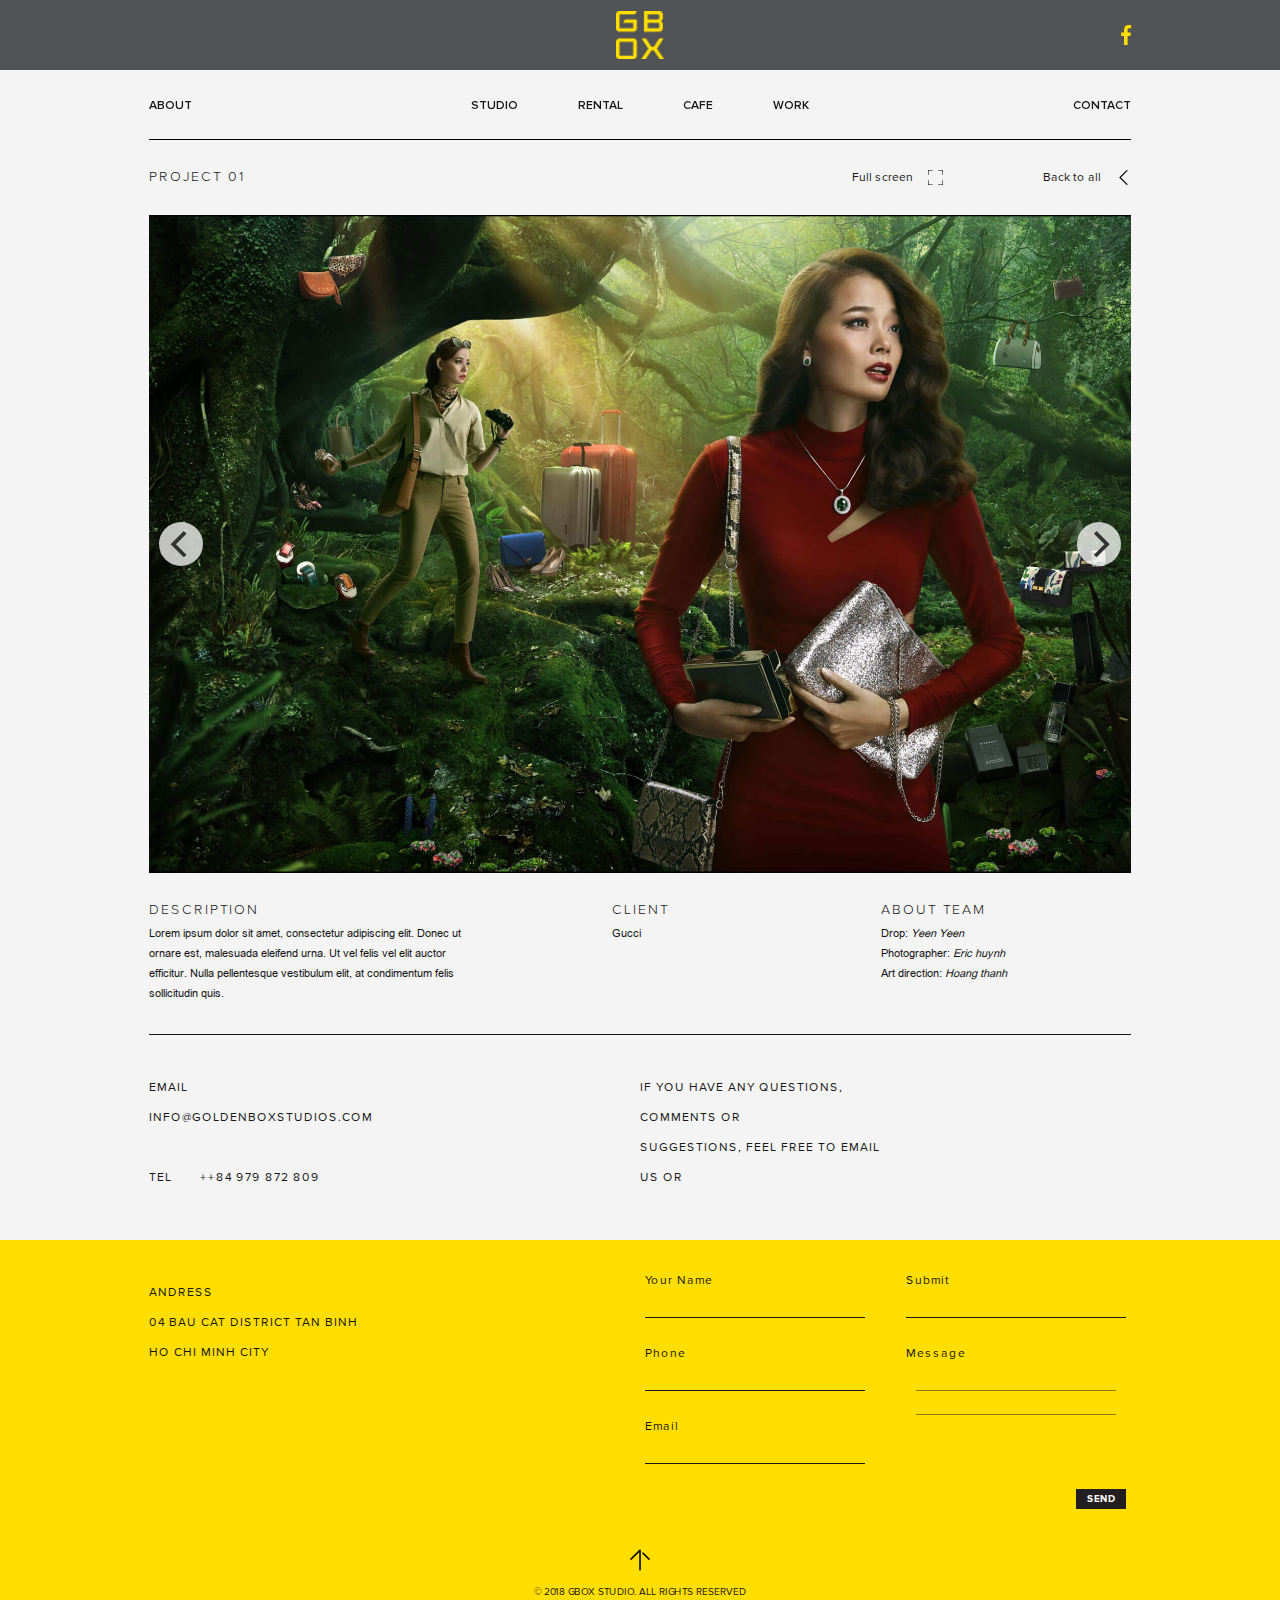
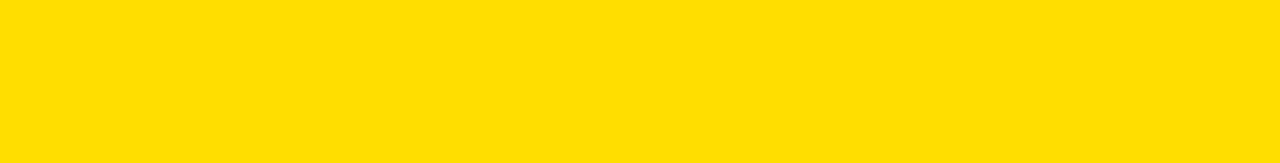
<file: project.html>
<!DOCTYPE html>
<html>

<head>
    <meta charset="UTF-8" />
    <meta name="viewport" content="width=device-width, initial-scale=1.0" />
    <meta http-equiv="X-UA-Compatible" content="IE=edge,chrome=1" />
    <title>Project</title>
    <link rel="icon" href="favicon.ico">
    <meta name="title" content="" />
    <meta name="description" content="" />
    <!-- meta facebook -->
    <meta property="og:locale" content="vi" />
    <meta property="og:type" content="article" />
    <meta property="og:title" content="Trang chủ" />
    <meta property="og:description" content="" />
    <meta property="og:url" content="" />
    <meta property="og:site_name" content="" />
    <meta property="og:image" content="" />

    <link rel="stylesheet" href="dest/style.min.css">
    <link rel="stylesheet" href="dest/fonts.css">
</head>
<style>
@font-face {
    font-family:Pb ;
    src: url('fonts/ProximaNova-Bold.woff2') format('woff2'),
        url('fonts/ProximaNova-Bold.woff') format('woff');
    font-weight: bold;
    font-style: normal;
    font-display: fallback;
}

@font-face {
    font-family:Ps ;
    src: url('fonts/ProximaNova-Semibold.woff2') format('woff2'),
        url('fonts/ProximaNova-Semibold.woff') format('woff');
    font-weight: 600;
    font-style: normal;
    font-display: fallback;
}

@font-face {
    font-family:Pl ;
    src: url('fonts/ProximaNova-Light.woff2') format('woff2'),
        url('fonts/ProximaNova-Light.woff') format('woff');
    font-weight: 300;
    font-style: normal;
    font-display: fallback;
}

@font-face {
    font-family:Pr ;
    src: url('fonts/ProximaNova-Regular.woff2') format('woff2'),
        url('fonts/ProximaNova-Regular.woff') format('woff');
    font-weight: normal;
    font-style: normal;
    font-display: fallback;
}
@font-face {
    font-family: A;
    src: url('fonts/Arial.woff2') format('woff2'),
        url('fonts/Arial.woff') format('woff');
    font-weight: normal;
    font-style: normal;
    font-display: fallback;
}
</style>
<body>
    <header>
        <section class="branch">
            <div class="container">
                 <img src="img/logo.png" alt="">
                 <a href="https://www.facebook.com/profile.php?id=100041821670060" class="fb">
                    <svg id="Bold" enable-background="new 0 0 24 24" height="512" viewBox="0 0 24 24" width="512" 
                    xmlns="http://www.w3.org/2000/svg"><path d="m15.997 3.985h2.191v-3.816c-.378-.052-1.678-.169-3.192-.169-3.159 0-5.323 1.987-5.323 5.639v3.361h-3.486v4.266h3.486v10.734h4.274v-10.733h3.345l.531-4.266h-3.877v-2.939c.001-1.233.333-2.077 2.051-2.077z"/>
                </svg>
                 </a>
                 <div class="hamberger">
                     <span></span>
                 </div>
            </div>
        </section>
        <section class="menu">
            <div class="container">
                <ul class="menu-list">
                    <li><a href="about.html">About</a></li>
                    <li><a href="studio.html">Studio</a></li>
                    <li><a href="rental.html">Rental</a></li>
                    <li><a href="cafe.html">Cafe</a></li>
                    <li><a href="work.html">Work</a></li>
                    <li><a href="contact.html">Contact</a></li>
                </ul>
            </div>
        </section>   
    </header>
    <!--End header-->
    <nav>
        <ul>
            <li><a href="about.html">About</a></li>
            <li><a href="studio.html">Studio</a></li>
            <li><a href="rental.html">Rental</a></li>
            <li><a href="cafe.html">Cafe</a></li>
            <li><a href="work.html">Work</a></li>
            <li><a href="contact.html">Contact</a></li>
        </ul>
    </nav>
    <!--End nav-->
    <main class="project_page">
        <div class="container">
            <section class="Sproject pd">
                <div class="Sproject__info">
                    <h1>Project 01</h2>
                    <div class="Sproject__info--tool">
                        <div class="full-screen">
                            <span>Full screen</span>
                            <svg height="448pt" viewBox="0 0 448 448" width="448pt" xmlns="http://www.w3.org/2000/svg"><path d="m144 0h-144v144h16v-128h128zm0 0"/><path d="m432 144h16v-144h-144v16h128zm0 0"/><path d="m16 304h-16v144h144v-16h-128zm0 0"/><path d="m448 304h-16v128h-128v16h144zm0 0"/></svg>
                        </div>
                        <a href="index.html" class="backAll">
                            <span>Back to all</span>
                            <svg version="1.1" id="Capa_1" xmlns="http://www.w3.org/2000/svg" xmlns:xlink="http://www.w3.org/1999/xlink" x="0px" y="0px"
                                    viewBox="0 0 512.002 512.002" style="enable-background:new 0 0 512.002 512.002;" xml:space="preserve">
                                <g>
                                    <g>
                                        <path d="M388.425,241.951L151.609,5.79c-7.759-7.733-20.321-7.72-28.067,0.04c-7.74,7.759-7.72,20.328,0.04,28.067l222.72,222.105
                                            L123.574,478.106c-7.759,7.74-7.779,20.301-0.04,28.061c3.883,3.89,8.97,5.835,14.057,5.835c5.074,0,10.141-1.932,14.017-5.795
                                            l236.817-236.155c3.737-3.718,5.834-8.778,5.834-14.05S392.156,245.676,388.425,241.951z"/>
                                    </g>
                                </g>
                                <g>
                                </g>
                                <g>
                                </g>
                                <g>
                                </g>
                                <g>
                                </g>
                                <g>
                                </g>
                                <g>
                                </g>
                                <g>
                                </g>
                                <g>
                                </g>
                                <g>
                                </g>
                                <g>
                                </g>
                                <g>
                                </g>
                                <g>
                                </g>
                                <g>
                                </g>
                                <g>
                                </g>
                                <g>
                                </g>
                                </svg>

                        </a>
                    </div>
                </div>
                <div class="Sproject__img">
                    <img src="img/img7.jpg" alt="">
                    <img src="img/img7.jpg" alt="">
                    <img src="img/img7.jpg" alt="">
                    <img src="img/img7.jpg" alt="">
                    <img src="img/img7.jpg" alt="">
                </div>
                <div class="Sproject__text">
                    <div class="client team-box">
                        <h2>Client</h2>
                        <p>Gucci</p>
                    </div>
                    <div class="description team-box">
                        <h2>description</h2>
                        <p>Lorem ipsum dolor sit amet, consectetur adipiscing elit. Donec
                            ut ornare est, malesuada eleifend urna. Ut vel felis vel elit auctor efficitur.
                             Nulla pellentesque vestibulum elit, at condimentum felis sollicitudin quis. 
                        </p>
                    </div>
                    <div class="about_team team-box">
                        <h2>About Team</h2>
                        <p>Drop: <span>Yeen Yeen</span></p>
                        <p>Photographer: <span>Eric huynh</span></p>
                        <p>Art direction: <span>Hoang thanh</span></p>
                    </div>
                </div>
            </section>
        </div>
    </main>
    <!--Emd main-->
    <footer>
        <section class="container pd">
            <div class="info">
                <div class="info-text">
                    <p>email</p>
                    <p>info@goldenboxstudios.com</p>
                    <p class="phone">Tel &nbsp; &nbsp; &nbsp; ++84 979 872 809</p>
                </div>
                <div class="info-text">
                    <p>If you have any questions,</p>
                    <p>comments or</p>
                    <p>suggestions, feel free to email</p>
                    <p>us or</p>
                </div>
                <div class="info-text">
                    <p>Address</p>
                    <p>04 Bau cat district tan binh</p>
                    <p>Ho CHi minh city</p>
                </div>
            </div>
        </section>
        <!--End info-->
        <section class="footer_input pd">
            <div class="container">
                <div class="info-text">
                <p>Andress</p>
                <p>04 bau cat district tan binh</p>
                <p>ho chi minh city</p>
                </div>
                <form class="input__cols"action="">
                    <div class="item info-text">
                        <label>Your name</label> <br>
                        <input type="text">
                        <label>phone</label>    <br>
                        <input type="text">
                        <label>Email</label>    <br>
                        <input type="text">
                    </div> 
                    <div class="item info-text">
                        <label>Submit</label>   <br>
                        <input type="text">
                        <label>Message</label>  <br>
                        <textarea name="" id="" cols="30" rows="2"></textarea>
                        <input class="input-btn" type="submit" value="Send">
                    </div> 
                </form>
            </div>
            <div class="footer__arrow info-text">
                <img src="img/up.png" alt="">
                <p>© 2018 GBOX STUDIO. All rights reserved</p>
            </div>
        </section>
    </footer>
    <!--End footer-->
    <script type="text/javascript" src="dest/jsmain.min.js"></script>
    <script type="text/javascript" src="dest/main.js"></script>
    <script type="text/javascript" src="dest/project.js"></script>
</body>

</html>
</file>
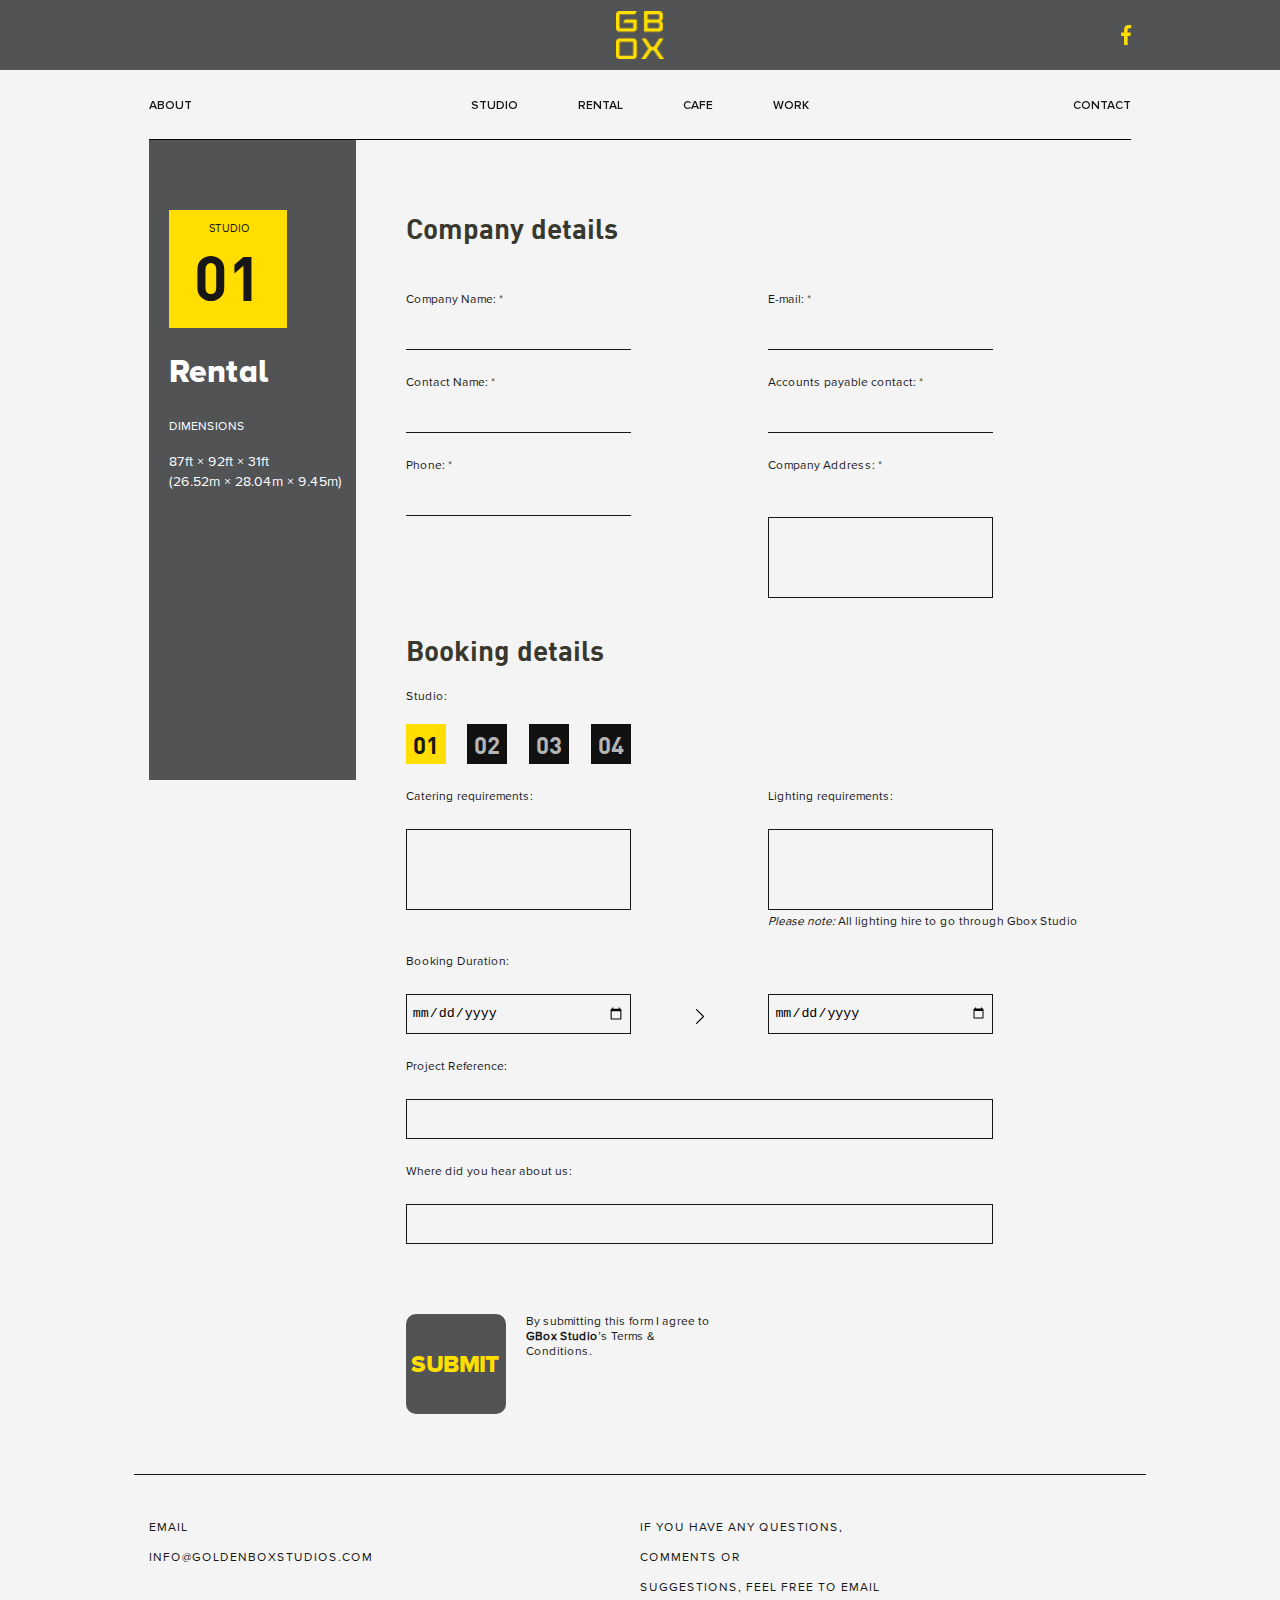
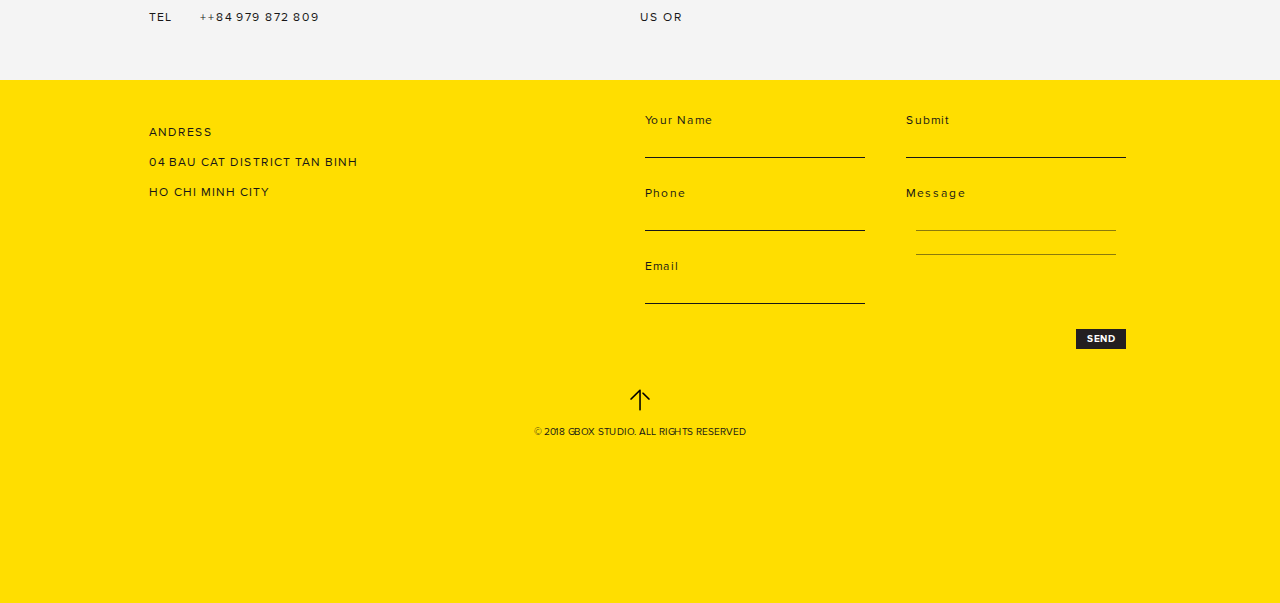
<file: rental.html>
<!DOCTYPE html>
<html>

<head>
    <meta charset="UTF-8" />
    <meta name="viewport" content="width=device-width, initial-scale=1.0" />
    <meta http-equiv="X-UA-Compatible" content="IE=edge,chrome=1" />
    <title>Gbox</title>
    <link rel="icon" href="favicon.ico">
    <meta name="title" content="" />
    <meta name="description" content="" />
    <!-- meta facebook -->
    <meta property="og:locale" content="vi" />
    <meta property="og:type" content="article" />
    <meta property="og:title" content="Trang chủ" />
    <meta property="og:description" content="" />
    <meta property="og:url" content="" />
    <meta property="og:site_name" content="" />
    <meta property="og:image" content="" />

    <link rel="stylesheet" href="dest/style.min.css">
    <link rel="stylesheet" href="dest/fonts.css">
</head>
<style>
@font-face {
    font-family:Pb ;
    src: url('fonts/ProximaNova-Bold.woff2') format('woff2'),
        url('fonts/ProximaNova-Bold.woff') format('woff');
    font-weight: bold;
    font-style: normal;
    font-display: fallback;
}

@font-face {
        font-family: 'Peb';
        src: url('fonts/ProximaNovaA-Extrabld.woff2') format('woff2'),
            url('fonts/ProximaNovaA-Extrabld.woff') format('woff');
        font-weight: 800;
        font-style: normal;
        font-display: fallback;
    }
    
@font-face {
    font-family:Ps ;
    src: url('fonts/ProximaNova-Semibold.woff2') format('woff2'),
        url('fonts/ProximaNova-Semibold.woff') format('woff');
    font-weight: 600;
    font-style: normal;
    font-display: fallback;
}


@font-face {
    font-family:Pl ;
    src: url('fonts/ProximaNova-Light.woff2') format('woff2'),
        url('fonts/ProximaNova-Light.woff') format('woff');
    font-weight: 300;
    font-style: normal;
    font-display: fallback;
}

@font-face {
    font-family:Pr ;
    src: url('fonts/ProximaNova-Regular.woff2') format('woff2'),
        url('fonts/ProximaNova-Regular.woff') format('woff');
    font-weight: normal;
    font-style: normal;
    font-display: fallback;
}
@font-face {
    font-family: A;
    src: url('fonts/Arial.woff2') format('woff2'),
        url('fonts/Arial.woff') format('woff');
    font-weight: normal;
    font-style: normal;
    font-display: fallback;
}

@font-face {
    font-family: 'Db';
    src: url('fonts/DIN-Bold.woff2') format('woff2'),
        url('fonts/DIN-Bold.woff') format('woff');
    font-weight: bold;
    font-style: normal;
    font-display: fallback;
}


</style>
<body>
    <header>
        <section class="branch">
            <div class="container">
                 <img src="img/logo.png" alt="">
                 <a href="https://www.facebook.com/profile.php?id=100041821670060" class="fb">
                    <svg id="Bold" enable-background="new 0 0 24 24" height="512" viewBox="0 0 24 24" width="512" 
                    xmlns="http://www.w3.org/2000/svg"><path d="m15.997 3.985h2.191v-3.816c-.378-.052-1.678-.169-3.192-.169-3.159 0-5.323 1.987-5.323 5.639v3.361h-3.486v4.266h3.486v10.734h4.274v-10.733h3.345l.531-4.266h-3.877v-2.939c.001-1.233.333-2.077 2.051-2.077z"/>
                    </svg>
                 </a>
                 <div class="hamberger">
                     <span></span>
                 </div>
            </div>
        </section>
        <section class="menu">
            <div class="container">
                <ul class="menu-list">
                    <li><a href="about.html">About</a></li>
                    <li><a href="studio.html">Studio</a></li>
                    <li><a href="rental.html">Rental</a></li>
                    <li><a href="cafe.html">Cafe</a></li>
                    <li><a href="work.html">Work</a></li>
                    <li><a href="contact.html">Contact</a></li>
                </ul>
            </div>
        </section>   
    </header>
    <!--End header-->
    <nav>
        <ul>
            <li><a href="about.html">About</a></li>
            <li><a href="studio.html">Studio</a></li>
            <li><a href="rental.html">Rental</a></li>
            <li><a href="cafe.html">Cafe</a></li>
            <li><a href="work.html">Work</a></li>
            <li><a href="contact.html">Contact</a></li>
        </ul>
    </nav>
    <!--End nav-->
    <main id="rental_page">
        <section class="rental">
            <div class="container">
                <div class="renboxes">
                    <div class="renboxes__item active">
                        <div class="number-box">
                            <span>studio</span>
                            <h2>01</h2>
                        </div>
                        <div class="text">
                            <h2>Rental</h2>
                            <p class="stuname">Dimensions</p>
                            <p>87ft × 92ft × 31ft</p>
                            <p>(26.52m × 28.04m × 9.45m)</p>
                        </div>
                    </div>
                    <div class="renboxes__item">
                        <div class="number-box">
                            <span>studio</span>
                            <h2>02</h2>
                        </div>
                        <div class="text">
                            <h2>Rental</h2>
                            <p class="stuname">Dimensions</p>
                            <p>87ft × 92ft × 31ft</p>
                            <p>(26.52m × 28.04m × 9.45m)</p>
                        </div>
                    </div>
                    <div class="renboxes__item">
                        <div class="number-box">
                            <span>studio</span>
                            <h2>03</h2>
                        </div>
                        <div class="text">
                            <h2>Rental</h2>
                            <p class="stuname">Dimensions</p>
                            <p>87ft × 92ft × 31ft</p>
                            <p>(26.52m × 28.04m × 9.45m)</p>
                        </div>
                    </div>
                    <div class="renboxes__item">
                        <div class="number-box">
                            <span>studio</span>
                            <h2>04</h2>
                        </div>
                        <div class="text">
                            <h2>Rental</h2>
                            <p class="stuname">Dimensions</p>
                            <p>87ft × 92ft × 31ft</p>
                            <p>(26.52m × 28.04m × 9.45m)</p>
                        </div>
                    </div>
                </div>
                <div class="reninput">
                    <div class="reninput__company">
                        <h2>Company details</h2>
                        <form class="renform">
                            <div class="form-group">
                                <label for="">Company Name: *</label>
                                <input type="text">
                                <label for="">Contact Name: *</label>
                                <input type="text">
                                <label for="">Phone: *</label>
                                <input type="text">
                            </div>
                            <div class="form-group">
                                <label for="">E-mail: *</label>
                                <input type="text">
                                <label for="">Accounts payable contact: *</label>
                                <input type="text">
                                <label for=""> Company Address: *</label>
                                <textarea name="" id="" cols="30" rows="5"></textarea>
                            </div>
                        </form>
                    </div>
                    <div class="reninput__book">
                        <h2>Booking details</h2>
                        <div class="select-box">
                            <p>Studio:</p>
                            <div class="items">
                                <div class="number-box active"><h2>01</h2></div>
                                <div class="number-box"><h2>02</h2></div>
                                <div class="number-box"><h2>03</h2></div>
                                <div class="number-box"><h2>04</h2></div>
                            </div>
                        </div>
                        <form class="reninput__book--item" action="">
                            <div class="renform">
                                <div class="form-group">
                                    <label for="">Catering requirements:</label>
                                    <textarea name="" id="" cols="30" rows="5"></textarea>
                                </div>
                                <div class="form-group">
                                    <label for="">Lighting requirements:</label>
                                    <textarea name="" id="" cols="30" rows="5"></textarea>
                                    <label class="note" for=""><i>Please note:</i> All lighting hire to go through Gbox Studio</label>
                                </div>
                            </div>
                            <div class="renform">
                                <div class="form-group">
                                    <label for="">Booking Duration:</label>
                                    <input type="date">
                                    <svg version="1.1" id="Capa_1" xmlns="http://www.w3.org/2000/svg" xmlns:xlink="http://www.w3.org/1999/xlink" x="0px" y="0px"
	 viewBox="0 0 512.002 512.002" style="enable-background:new 0 0 512.002 512.002;" xml:space="preserve">
<g>
	<g>
		<path d="M388.425,241.951L151.609,5.79c-7.759-7.733-20.321-7.72-28.067,0.04c-7.74,7.759-7.72,20.328,0.04,28.067l222.72,222.105
			L123.574,478.106c-7.759,7.74-7.779,20.301-0.04,28.061c3.883,3.89,8.97,5.835,14.057,5.835c5.074,0,10.141-1.932,14.017-5.795
			l236.817-236.155c3.737-3.718,5.834-8.778,5.834-14.05S392.156,245.676,388.425,241.951z"/>
	</g>
</g>
<g>
</g>
<g>
</g>
<g>
</g>
<g>
</g>
<g>
</g>
<g>
</g>
<g>
</g>
<g>
</g>
<g>
</g>
<g>
</g>
<g>
</g>
<g>
</g>
<g>
</g>
<g>
</g>
<g>
</g>
                                    </svg>
                                </div>
                                <div class="form-group">
                                    <label class="none" style="opacity: 0;pointer-events: none;"for="">Clear</label>
                                    <input type="date">
                                </div>
                            </div>
                            <div class="renform">
                                <div class="form-group">
                                    <label for="">Project Reference:</label>
                                    <input type="text">
                                    <label for="">Where did you hear about us:</label>
                                    <input type="text">
                                </div>
                            </div>
                        </form>
                    </div>
                    <div class="reninput__submit">
                        <div class="big_btn">
                            <span>Submit</span>
                        </div>
                        <p>By submitting this form I agree to 
                            <strong>GBox Studio</strong>’s Terms & Conditions.</p>
                    </div>
                </div>
            </div>
        </section>
    </main>
    <!--End main-->
    <footer>
        <section class="container pd">
            <div class="info">
                <div class="info-text">
                    <p>email</p>
                    <p>info@goldenboxstudios.com</p>
                    <p class="phone">Tel &nbsp; &nbsp; &nbsp; ++84 979 872 809</p>
                </div>
                <div class="info-text">
                    <p>If you have any questions,</p>
                    <p>comments or</p>
                    <p>suggestions, feel free to email</p>
                    <p>us or</p>
                </div>
                <div class="info-text">
                    <p>Address</p>
                    <p>04 Bau cat district tan binh</p>
                    <p>Ho CHi minh city</p>
                </div>
            </div>
        </section>
        <!--End info-->
        <section class="footer_input pd">
            <div class="container">
                <div class="info-text">
                <p>Andress</p>
                <p>04 bau cat district tan binh</p>
                <p>ho chi minh city</p>
                </div>
                <form class="input__cols"action="">
                    <div class="item info-text">
                        <label>Your name</label> <br>
                        <input type="text">
                        <label>phone</label>    <br>
                        <input type="text">
                        <label>Email</label>    <br>
                        <input type="text">
                    </div> 
                    <div class="item info-text">
                        <label>Submit</label>   <br>
                        <input type="text">
                        <label>Message</label>  <br>
                        <textarea name="" id="" cols="30" rows="2"></textarea>
                        <input class="input-btn" type="submit" value="Send">
                    </div> 
                </form>
            </div>
            <div class="footer__arrow info-text">
                <img src="img/up.png" alt="">
                <p>© 2018 GBOX STUDIO. All rights reserved</p>
            </div>
        </section>
    </footer>
    <script type="text/javascript" src="dest/jsmain.min.js"></script>
    <script type="text/javascript" src="dest/main.js"></script>
    <script type="text/javascript" src="dest/rental.js"></script>
</body>

</html>
</file>
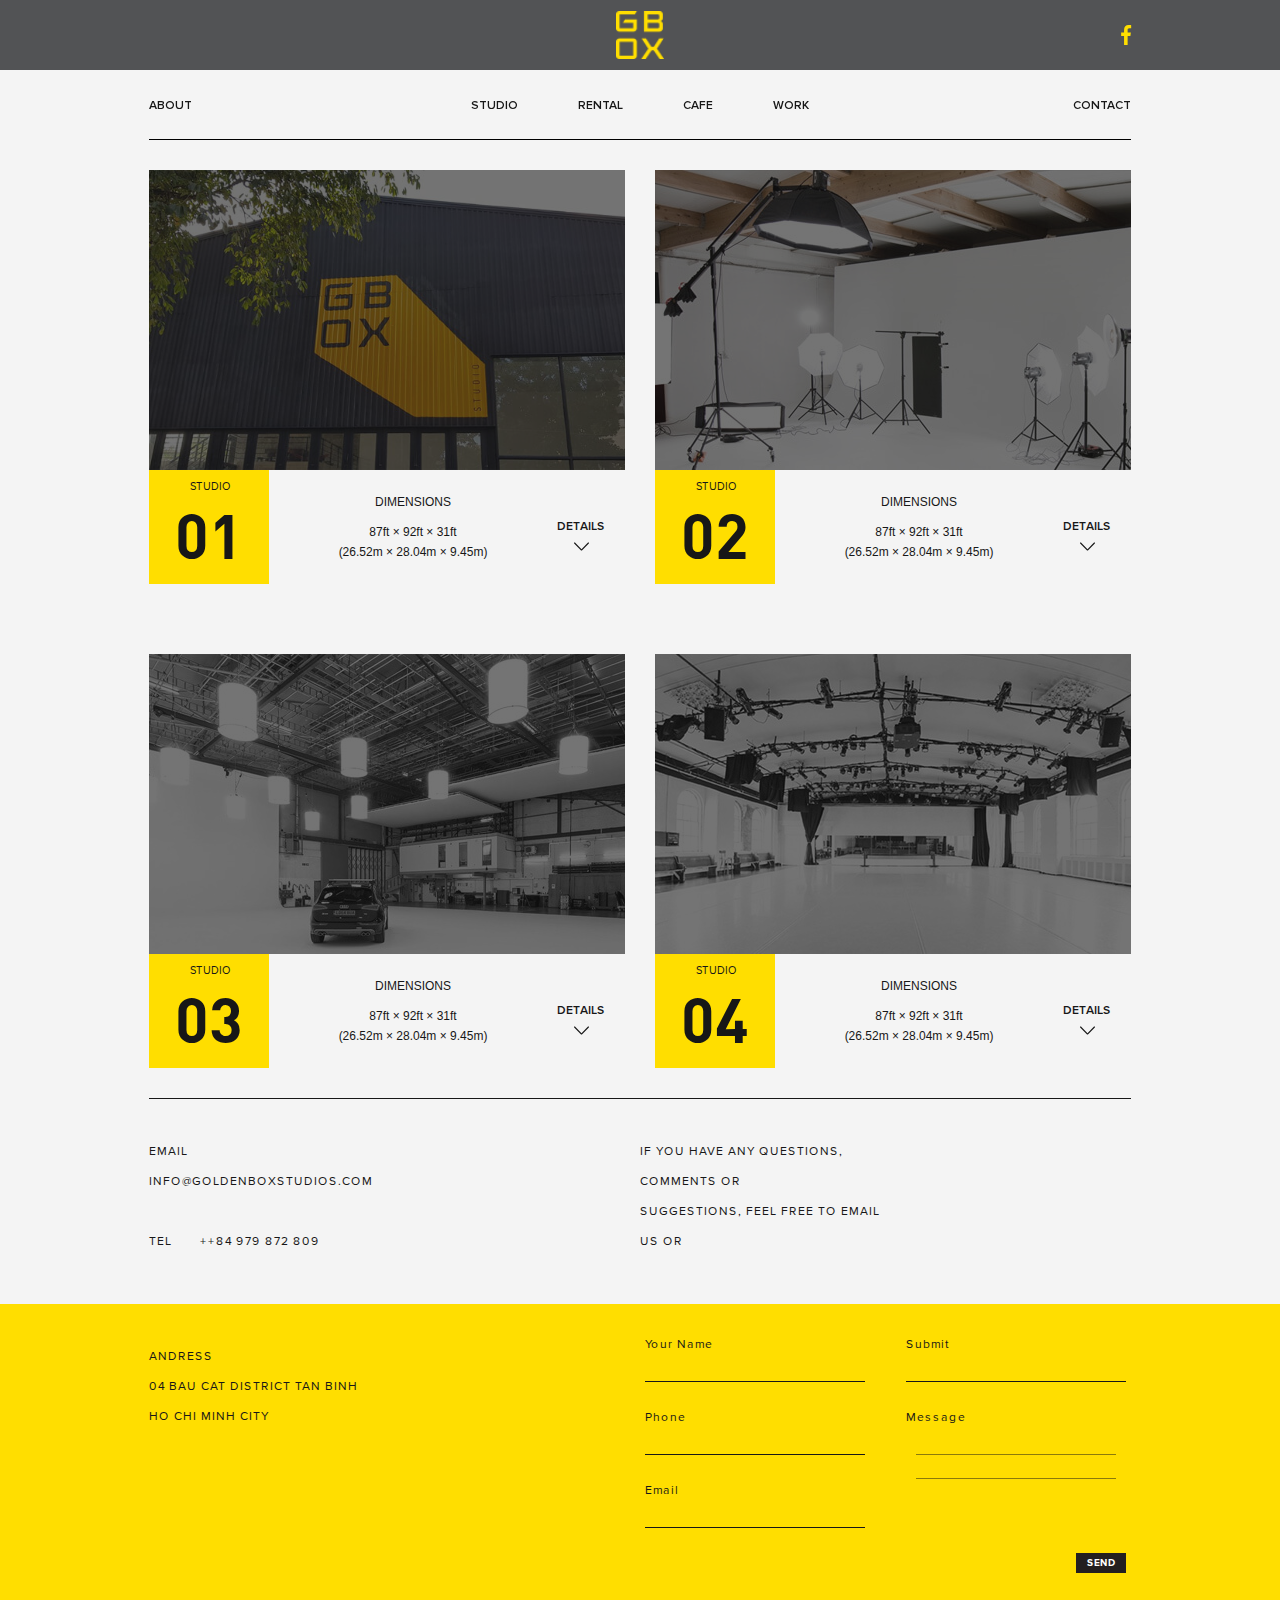
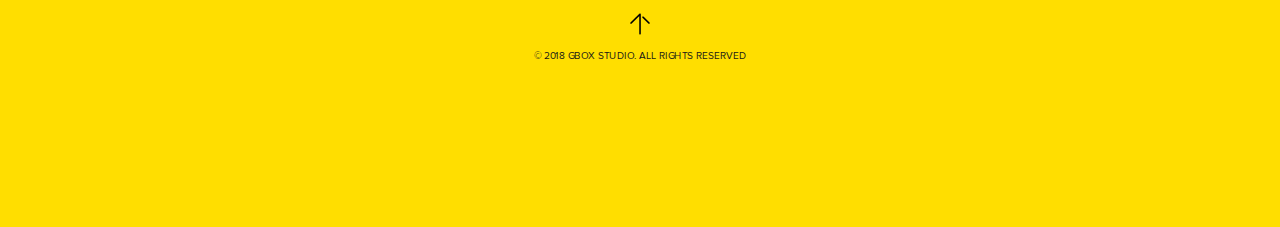
<file: studio.html>
<!DOCTYPE html>
<html>

<head>
    <meta charset="UTF-8" />
    <meta name="viewport" content="width=device-width, initial-scale=1.0" />
    <meta http-equiv="X-UA-Compatible" content="IE=edge,chrome=1" />
    <title>Studio</title>
    <link rel="icon" href="favicon.ico">
    <meta name="title" content="" />
    <meta name="description" content="" />
    <!-- meta facebook -->
    <meta property="og:locale" content="vi" />
    <meta property="og:type" content="article" />
    <meta property="og:title" content="Trang chủ" />
    <meta property="og:description" content="" />
    <meta property="og:url" content="" />
    <meta property="og:site_name" content="" />
    <meta property="og:image" content="" />

    <link rel="stylesheet" href="dest/style.min.css">
    <link rel="stylesheet" href="dest/fonts.css">
</head>
<style>
@font-face {
    font-family:Pb ;
    src: url('fonts/ProximaNova-Bold.woff2') format('woff2'),
        url('fonts/ProximaNova-Bold.woff') format('woff');
    font-weight: bold;
    font-style: normal;
    font-display: fallback;
}

@font-face {
    font-family:Ps ;
    src: url('fonts/ProximaNova-Semibold.woff2') format('woff2'),
        url('fonts/ProximaNova-Semibold.woff') format('woff');
    font-weight: 600;
    font-style: normal;
    font-display: fallback;
}

@font-face {
    font-family:Pl ;
    src: url('fonts/ProximaNova-Light.woff2') format('woff2'),
        url('fonts/ProximaNova-Light.woff') format('woff');
    font-weight: 300;
    font-style: normal;
    font-display: fallback;
}

@font-face {
    font-family:Pr ;
    src: url('fonts/ProximaNova-Regular.woff2') format('woff2'),
        url('fonts/ProximaNova-Regular.woff') format('woff');
    font-weight: normal;
    font-style: normal;
    font-display: fallback;
}
@font-face {
    font-family: A;
    src: url('fonts/Arial.woff2') format('woff2'),
        url('fonts/Arial.woff') format('woff');
    font-weight: normal;
    font-style: normal;
    font-display: fallback;
}
@font-face {
    font-family: 'Db';
    src: url('fonts/DIN-Bold.woff2') format('woff2'),
        url('fonts/DIN-Bold.woff') format('woff');
    font-weight: bold;
    font-style: normal;
    font-display: fallback;
}


</style>
<body>
    <header>
        <section class="branch">
            <div class="container">
                 <img src="img/logo.png" alt="">
                 <a href="https://www.facebook.com/profile.php?id=100041821670060" class="fb">
                    <svg id="Bold" enable-background="new 0 0 24 24" height="512" viewBox="0 0 24 24" width="512" 
                    xmlns="http://www.w3.org/2000/svg"><path d="m15.997 3.985h2.191v-3.816c-.378-.052-1.678-.169-3.192-.169-3.159 0-5.323 1.987-5.323 5.639v3.361h-3.486v4.266h3.486v10.734h4.274v-10.733h3.345l.531-4.266h-3.877v-2.939c.001-1.233.333-2.077 2.051-2.077z"/>
                </svg>
                 </a>
                 <div class="hamberger">
                     <span></span>
                 </div>
            </div>
        </section>
        <section class="menu">
            <div class="container">
                <ul class="menu-list">
                    <li><a href="about.html">About</a></li>
                    <li><a href="studio.html">Studio</a></li>
                    <li><a href="rental.html">Rental</a></li>
                    <li><a href="cafe.html">Cafe</a></li>
                    <li><a href="work.html">Work</a></li>
                    <li><a href="contact.html">Contact</a></li>
                </ul>
            </div>
        </section>   
    </header>
    <!--End header-->
    <nav>
        <ul>
            <li><a href="about.html">About</a></li>
            <li><a href="studio.html">Studio</a></li>
            <li><a href="rental.html">Rental</a></li>
            <li><a href="cafe.html">Cafe</a></li>
            <li><a href="work.html">Work</a></li>
            <li><a href="contact.html">Contact</a></li>
        </ul>
    </nav>
    <!--End nav-->
    <main class="studio_page">
        <div class="container">
            <section class="studio pd">
                <div class="row">
                    <a href="studio_detail.html" class="col-md-6 stubox">
                        <div class="stubox__img">
                            <img src="img/img8.jpg" alt="">
                            <div class="nen"></div>
                        </div>
                        <div class="stubox__info">
                            <div class="number-box">
                                <span>studio</span>
                                <h2>01</h2>
                            </div>
                            <div class="text">
                                <p class="stuname">dimensions</p>
                                <p>87ft × 92ft × 31ft</p>
                                <p>(26.52m × 28.04m × 9.45m)</p>
                            </div>
                            <div class="details">
                                <span>details</span>
                                <svg version="1.1" id="Capa_1" xmlns="http://www.w3.org/2000/svg" xmlns:xlink="http://www.w3.org/1999/xlink" x="0px" y="0px"
    viewBox="0 0 512.002 512.002" style="enable-background:new 0 0 512.002 512.002;" xml:space="preserve">
<g>
<g>
    <path d="M388.425,241.951L151.609,5.79c-7.759-7.733-20.321-7.72-28.067,0.04c-7.74,7.759-7.72,20.328,0.04,28.067l222.72,222.105
        L123.574,478.106c-7.759,7.74-7.779,20.301-0.04,28.061c3.883,3.89,8.97,5.835,14.057,5.835c5.074,0,10.141-1.932,14.017-5.795
        l236.817-236.155c3.737-3.718,5.834-8.778,5.834-14.05S392.156,245.676,388.425,241.951z"/>
</g>
</g>
<g>
</g>
<g>
</g>
<g>
</g>
<g>
</g>
<g>
</g>
<g>
</g>
<g>
</g>
<g>
</g>
<g>
</g>
<g>
</g>
<g>
</g>
<g>
</g>
<g>
</g>
<g>
</g>
<g>
</g>
                                </svg>
                            </div>
                        </div>
                    </a>
                    <a href="studio_detail.html" class="col-md-6 stubox">
                        <div class="stubox__img">
                            <img src="img/img9.jpg" alt="">
                            <div class="nen"></div>
                        </div>
                        <div class="stubox__info">
                            <div class="number-box">
                                <span>studio</span>
                                <h2>02</h2>
                            </div>
                            <div class="text">
                                <p class="stuname">dimensions</p>
                                <p>87ft × 92ft × 31ft</p>
                                <p>(26.52m × 28.04m × 9.45m)</p>
                            </div>
                            <div class="details">
                                <span>details</span>
                                <svg version="1.1" id="Capa_1" xmlns="http://www.w3.org/2000/svg" xmlns:xlink="http://www.w3.org/1999/xlink" x="0px" y="0px"
    viewBox="0 0 512.002 512.002" style="enable-background:new 0 0 512.002 512.002;" xml:space="preserve">
<g>
<g>
    <path d="M388.425,241.951L151.609,5.79c-7.759-7.733-20.321-7.72-28.067,0.04c-7.74,7.759-7.72,20.328,0.04,28.067l222.72,222.105
        L123.574,478.106c-7.759,7.74-7.779,20.301-0.04,28.061c3.883,3.89,8.97,5.835,14.057,5.835c5.074,0,10.141-1.932,14.017-5.795
        l236.817-236.155c3.737-3.718,5.834-8.778,5.834-14.05S392.156,245.676,388.425,241.951z"/>
</g>
</g>
<g>
</g>
<g>
</g>
<g>
</g>
<g>
</g>
<g>
</g>
<g>
</g>
<g>
</g>
<g>
</g>
<g>
</g>
<g>
</g>
<g>
</g>
<g>
</g>
<g>
</g>
<g>
</g>
<g>
</g>
                                </svg>
                            </div>
                        </div>
                    </a>
                </div>
                <div class="row">
                    <a href="studio_detail.html" class="col-md-6 stubox">
                        <div class="stubox__img">
                            <img src="img/img10.jpg" alt="">
                            <div class="nen"></div>
                        </div>
                        <div class="stubox__info">
                            <div class="number-box">
                                <span>studio</span>
                                <h2>03</h2>
                            </div>
                            <div class="text">
                                <p class="stuname">dimensions</p>
                                <p>87ft × 92ft × 31ft</p>
                                <p>(26.52m × 28.04m × 9.45m)</p>
                            </div>
                            <div class="details">
                                <span>details</span>
                                <svg version="1.1" id="Capa_1" xmlns="http://www.w3.org/2000/svg" xmlns:xlink="http://www.w3.org/1999/xlink" x="0px" y="0px"
    viewBox="0 0 512.002 512.002" style="enable-background:new 0 0 512.002 512.002;" xml:space="preserve">
<g>
<g>
    <path d="M388.425,241.951L151.609,5.79c-7.759-7.733-20.321-7.72-28.067,0.04c-7.74,7.759-7.72,20.328,0.04,28.067l222.72,222.105
        L123.574,478.106c-7.759,7.74-7.779,20.301-0.04,28.061c3.883,3.89,8.97,5.835,14.057,5.835c5.074,0,10.141-1.932,14.017-5.795
        l236.817-236.155c3.737-3.718,5.834-8.778,5.834-14.05S392.156,245.676,388.425,241.951z"/>
</g>
</g>
<g>
</g>
<g>
</g>
<g>
</g>
<g>
</g>
<g>
</g>
<g>
</g>
<g>
</g>
<g>
</g>
<g>
</g>
<g>
</g>
<g>
</g>
<g>
</g>
<g>
</g>
<g>
</g>
<g>
</g>
                                </svg>

                            </div>
                        </div>
                    </a>
                    <a href="studio_detail.html" class="col-md-6 stubox">
                        <div class="stubox__img">
                            <img src="img/img11.jpg" alt="">
                            <div class="nen"></div>
                        </div>
                        <div class="stubox__info">
                            <div class="number-box">
                                <span>studio</span>
                                <h2>04</h2>
                            </div>
                            <div class="text">
                                <p class="stuname">dimensions</p>
                                <p>87ft × 92ft × 31ft</p>
                                <p>(26.52m × 28.04m × 9.45m)</p>
                            </div>
                            <div class="details">
                                <span>details</span>
                                <svg version="1.1" id="Capa_1" xmlns="http://www.w3.org/2000/svg" xmlns:xlink="http://www.w3.org/1999/xlink" x="0px" y="0px"
    viewBox="0 0 512.002 512.002" style="enable-background:new 0 0 512.002 512.002;" xml:space="preserve">
<g>
<g>
    <path d="M388.425,241.951L151.609,5.79c-7.759-7.733-20.321-7.72-28.067,0.04c-7.74,7.759-7.72,20.328,0.04,28.067l222.72,222.105
        L123.574,478.106c-7.759,7.74-7.779,20.301-0.04,28.061c3.883,3.89,8.97,5.835,14.057,5.835c5.074,0,10.141-1.932,14.017-5.795
        l236.817-236.155c3.737-3.718,5.834-8.778,5.834-14.05S392.156,245.676,388.425,241.951z"/>
</g>
</g>
<g>
</g>
<g>
</g>
<g>
</g>
<g>
</g>
<g>
</g>
<g>
</g>
<g>
</g>
<g>
</g>
<g>
</g>
<g>
</g>
<g>
</g>
<g>
</g>
<g>
</g>
<g>
</g>
<g>
</g>
                                </svg>
                            </div>
                        </div>
                    </a>
                </div>
            </section>
        </div>
    </main>
    <!--Emd main-->
    <footer>
        <section class="container pd">
            <div class="info">
                <div class="info-text">
                    <p>email</p>
                    <p>info@goldenboxstudios.com</p>
                    <p class="phone">Tel &nbsp; &nbsp; &nbsp; ++84 979 872 809</p>
                </div>
                <div class="info-text">
                    <p>If you have any questions,</p>
                    <p>comments or</p>
                    <p>suggestions, feel free to email</p>
                    <p>us or</p>
                </div>
                <div class="info-text">
                    <p>Address</p>
                    <p>04 Bau cat district tan binh</p>
                    <p>Ho CHi minh city</p>
                </div>
            </div>
        </section>
        <!--End info-->
        <section class="footer_input pd">
            <div class="container">
                <div class="info-text">
                <p>Andress</p>
                <p>04 bau cat district tan binh</p>
                <p>ho chi minh city</p>
                </div>
                <form class="input__cols"action="">
                    <div class="item info-text">
                        <label>Your name</label> <br>
                        <input type="text">
                        <label>phone</label>    <br>
                        <input type="text">
                        <label>Email</label>    <br>
                        <input type="text">
                    </div> 
                    <div class="item info-text">
                        <label>Submit</label>   <br>
                        <input type="text">
                        <label>Message</label>  <br>
                        <textarea name="" id="" cols="30" rows="2"></textarea>
                        <input class="input-btn" type="submit" value="Send">
                    </div> 
                </form>
            </div>
            <div class="footer__arrow info-text">
                <img src="img/up.png" alt="">
                <p>© 2018 GBOX STUDIO. All rights reserved</p>
            </div>
        </section>
    </footer>
    <!--End footer-->
    <script type="text/javascript" src="dest/jsmain.min.js"></script>
    <script type="text/javascript" src="dest/main.js"></script>
    <script type="text/javascript" src="dest/studio.js"></script>
</body>

</html>
</file>
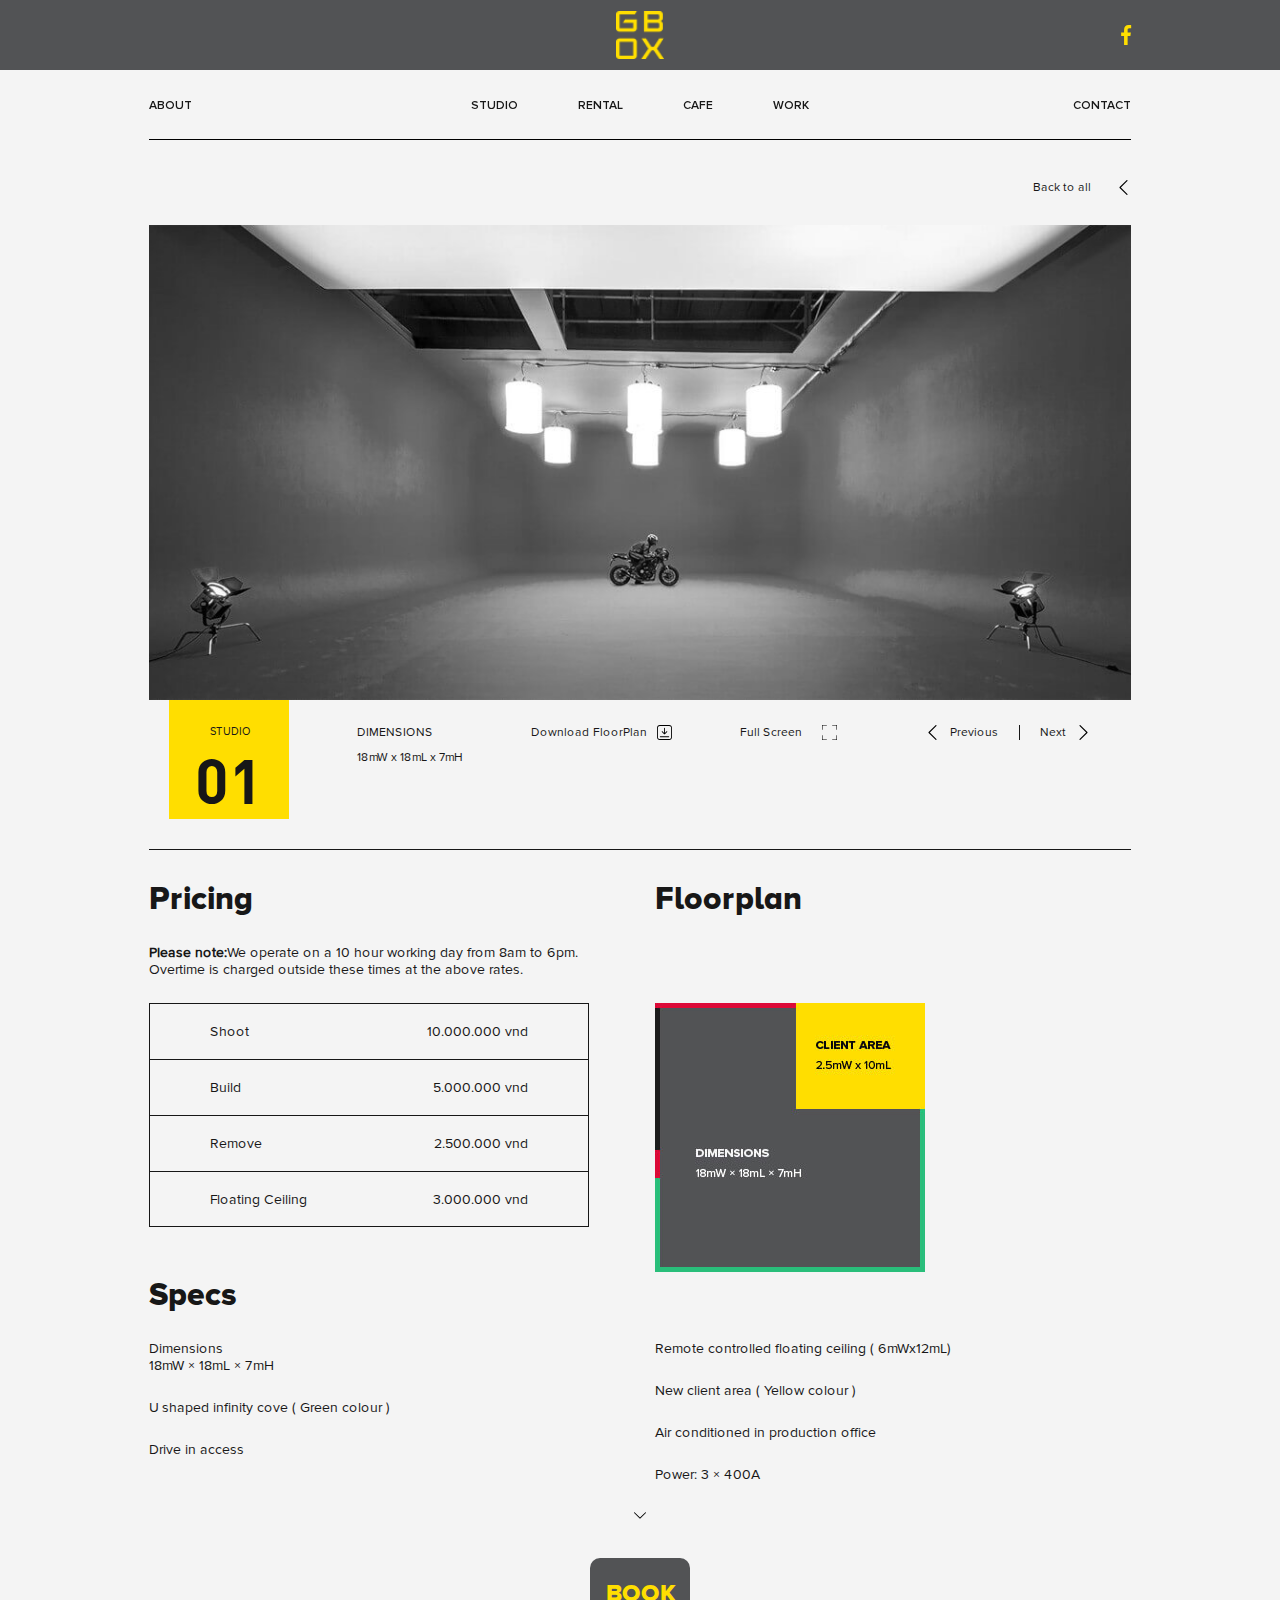
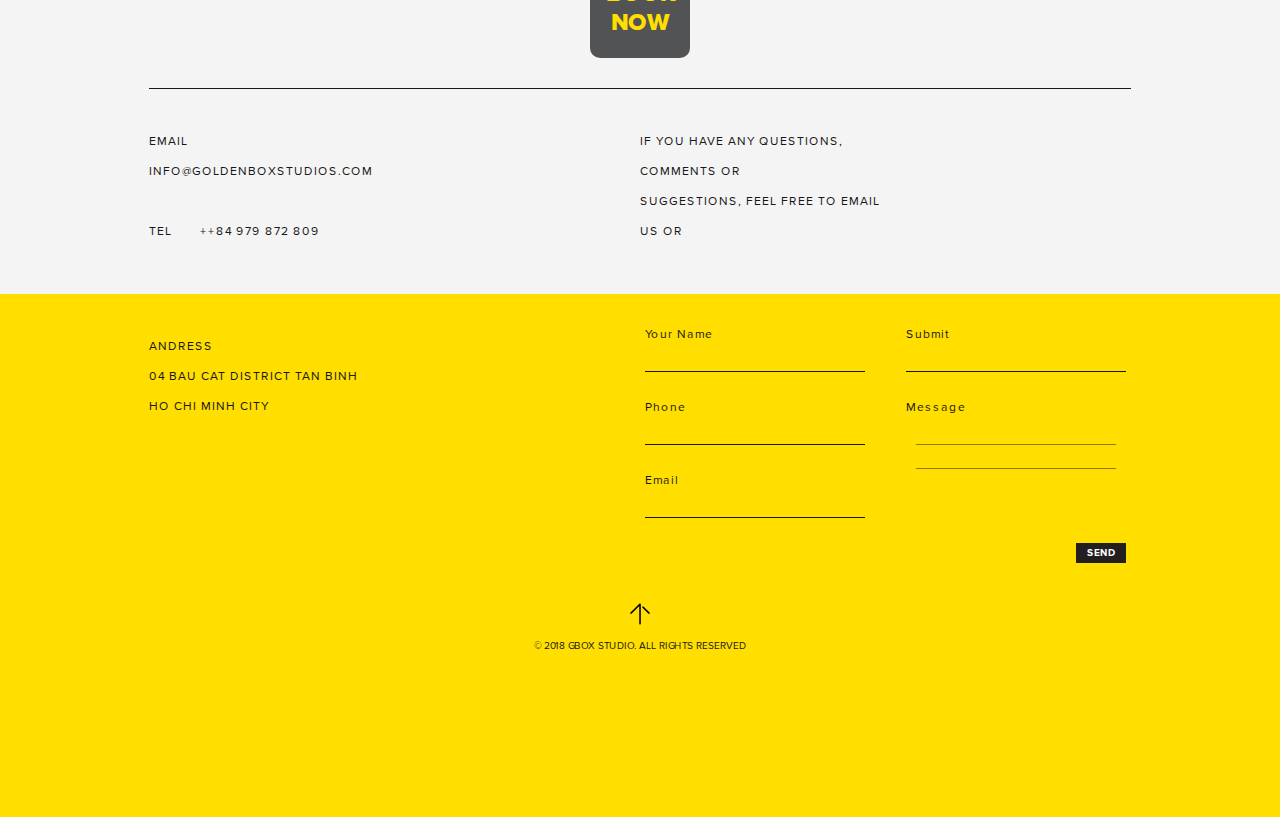
<file: studio_detail.html>
<!DOCTYPE html>
<html>

<head>
    <meta charset="UTF-8" />
    <meta name="viewport" content="width=device-width, initial-scale=1.0" />
    <meta http-equiv="X-UA-Compatible" content="IE=edge,chrome=1" />
    <title>Studio detail</title>
    <link rel="icon" href="favicon.ico">
    <meta name="title" content="" />
    <meta name="description" content="" />
    <!-- meta facebook -->
    <meta property="og:locale" content="vi" />
    <meta property="og:type" content="article" />
    <meta property="og:title" content="Trang chủ" />
    <meta property="og:description" content="" />
    <meta property="og:url" content="" />
    <meta property="og:site_name" content="" />
    <meta property="og:image" content="" />

    <link rel="stylesheet" href="dest/style.min.css">
    <link rel="stylesheet" href="dest/fonts.css">
</head>
<style>
@font-face {
    font-family:Pb ;
    src: url('fonts/ProximaNova-Bold.woff2') format('woff2'),
        url('fonts/ProximaNova-Bold.woff') format('woff');
    font-weight: bold;
    font-style: normal;
    font-display: fallback;
}
@font-face {
    font-family:Ps ;
    src: url('fonts/ProximaNova-Semibold.woff2') format('woff2'),
        url('fonts/ProximaNova-Semibold.woff') format('woff');
    font-weight: 600;
    font-style: normal;
    font-display: fallback;
}
@font-face {
    font-family: 'Peb';
    src: url('fonts/ProximaNovaA-Extrabld.woff2') format('woff2'),
        url('fonts/ProximaNovaA-Extrabld.woff') format('woff');
    font-weight: 800;
    font-style: normal;
    font-display: fallback;
}
@font-face {
    font-family:Pl ;
    src: url('fonts/ProximaNova-Light.woff2') format('woff2'),
        url('fonts/ProximaNova-Light.woff') format('woff');
    font-weight: 300;
    font-style: normal;
    font-display: fallback;
}
@font-face {
    font-family:Pr ;
    src: url('fonts/ProximaNova-Regular.woff2') format('woff2'),
        url('fonts/ProximaNova-Regular.woff') format('woff');
    font-weight: normal;
    font-style: normal;
    font-display: fallback;
}
@font-face {
    font-family: A;
    src: url('fonts/Arial.woff2') format('woff2'),
        url('fonts/Arial.woff') format('woff');
    font-weight: normal;
    font-style: normal;
    font-display: fallback;
}
@font-face {
    font-family: 'Db';
    src: url('fonts/DIN-Bold.woff2') format('woff2'),
        url('fonts/DIN-Bold.woff') format('woff');
    font-weight: bold;
    font-style: normal;
    font-display: fallback;
}


</style>
<body>
    <header>
        <section class="branch">
            <div class="container">
                 <img src="img/logo.png" alt="">
                 <a href="https://www.facebook.com/profile.php?id=100041821670060" class="fb">
                    <svg id="Bold" enable-background="new 0 0 24 24" height="512" viewBox="0 0 24 24" width="512" 
                    xmlns="http://www.w3.org/2000/svg"><path d="m15.997 3.985h2.191v-3.816c-.378-.052-1.678-.169-3.192-.169-3.159 0-5.323 1.987-5.323 5.639v3.361h-3.486v4.266h3.486v10.734h4.274v-10.733h3.345l.531-4.266h-3.877v-2.939c.001-1.233.333-2.077 2.051-2.077z"/>
                </svg>
                 </a>
                 <div class="hamberger">
                     <span></span>
                 </div>
            </div>
        </section>
        <section class="menu">
            <div class="container">
                <ul class="menu-list">
                    <li><a href="about.html">About</a></li>
                    <li><a href="studio.html">Studio</a></li>
                    <li><a href="rental.html">Rental</a></li>
                    <li><a href="cafe.html">Cafe</a></li>
                    <li><a href="work.html">Work</a></li>
                    <li><a href="contact.html">Contact</a></li>
                </ul>
            </div>
        </section>   
    </header>
    <!--End header-->
    <nav>
        <ul>
            <li><a href="about.html">About</a></li>
            <li><a href="studio.html">Studio</a></li>
            <li><a href="rental.html">Rental</a></li>
            <li><a href="cafe.html">Cafe</a></li>
            <li><a href="work.html">Work</a></li>
            <li><a href="contact.html">Contact</a></li>
        </ul>
    </nav>
    <!--End nav-->
    <main class="studio_detail">
        <div class="container">
            <section class="stuSli pd">
                <div class="stuSli__tool">
                    <div class="back">
                        <p>Back to all</p>
                    <svg version="1.1" id="Capa_1" xmlns="http://www.w3.org/2000/svg" xmlns:xlink="http://www.w3.org/1999/xlink" x="0px" y="0px"
	 viewBox="0 0 512.002 512.002" style="enable-background:new 0 0 512.002 512.002;" xml:space="preserve">
<g>
	<g>
		<path d="M388.425,241.951L151.609,5.79c-7.759-7.733-20.321-7.72-28.067,0.04c-7.74,7.759-7.72,20.328,0.04,28.067l222.72,222.105
			L123.574,478.106c-7.759,7.74-7.779,20.301-0.04,28.061c3.883,3.89,8.97,5.835,14.057,5.835c5.074,0,10.141-1.932,14.017-5.795
			l236.817-236.155c3.737-3.718,5.834-8.778,5.834-14.05S392.156,245.676,388.425,241.951z"/>
	</g>
</g>
<g>
</g>
<g>
</g>
<g>
</g>
<g>
</g>
<g>
</g>
<g>
</g>
<g>
</g>
<g>
</g>
<g>
</g>
<g>
</g>
<g>
</g>
<g>
</g>
<g>
</g>
<g>
</g>
<g>
</g>
                    </svg>
                    </div>
                </div>
                <div class="stuSli__items">
                    <div class="item">
                        <div class="item__img">
                            <img src="img/img12.jpg" alt="">
                        </div>
                    </div>
                    <div class="item">
                        <div class="item__img">
                            <img src="img/img12.jpg" alt="">
                        </div>
                    </div>
                    <div class="item">
                        <div class="item__img">
                            <img src="img/img12.jpg" alt="">
                        </div>
                    </div>
                </div>
                <div class="stuSli__controls">
                    <div class="stuSli__controls--item number-box">
                        <span>Studio</span>
                        <h2>01</h2>
                    </div>
                    <div class="stuSli__controls--item info">
                        <p>Dimensions</p>
                        <p>18mW x 18mL x 7mH</p>
                    </div>
                    <div class="stuSli__controls--item download">
                        <p>Download FloorPlan</p>
                        <svg version="1.1" id="Capa_1" xmlns="http://www.w3.org/2000/svg" xmlns:xlink="http://www.w3.org/1999/xlink" x="0px" y="0px"
	 viewBox="0 0 512 512" style="enable-background:new 0 0 512 512;" xml:space="preserve">
<g>
	<g>
		<path d="M484.078,27.923C466.072,9.918,442.131,0.002,416.667,0.002L95.334,0C42.766,0.003,0,42.77,0.001,95.334L0,416.668
			C0.001,469.234,42.768,512,95.335,512h321.332C469.234,512,512,469.234,512,416.667V95.335
			C512,69.87,502.084,45.929,484.078,27.923z M482,416.667C482,452.692,452.692,482,416.667,482H95.335
			C59.31,482,30.001,452.691,30,416.667l0.001-321.334C30,59.31,59.309,30.002,95.335,30l321.332,0.002
			c17.451,0,33.858,6.795,46.198,19.134C475.205,61.476,482,77.883,482,95.335V416.667z"/>
	</g>
</g>
<g>
	<g>
		<path d="M346.131,217.492c-5.857-5.857-15.355-5.858-21.213,0L271,271.412L270.999,111.4c0-8.284-6.716-15-15-15s-15,6.716-15,15
			L241,271.415l-53.922-53.921c-5.857-5.858-15.355-5.858-21.213,0c-5.858,5.858-5.858,15.355,0,21.213l79.528,79.526
			c2.813,2.814,6.628,4.394,10.606,4.394s7.794-1.581,10.607-4.394l79.526-79.528C351.989,232.847,351.989,223.35,346.131,217.492z"
			/>
	</g>
</g>
<g>
	<g>
		<path d="M400.602,385.601h-289.2c-8.284,0-15,6.716-15,15s6.716,15,15,15h289.2c8.284,0,15-6.716,15-15
			C415.602,392.316,408.886,385.601,400.602,385.601z"/>
	</g>
</g>
<g>
</g>
<g>
</g>
<g>
</g>
<g>
</g>
<g>
</g>
<g>
</g>
<g>
</g>
<g>
</g>
<g>
</g>
<g>
</g>
<g>
</g>
<g>
</g>
<g>
</g>
<g>
</g>
<g>
</g>
                        </svg>

                    </div>
                    <div class="stuSli__controls--item full-screen">
                        <p>Full Screen</p>
                        <svg height="448pt" viewBox="0 0 448 448" width="448pt" xmlns="http://www.w3.org/2000/svg"><path d="m144 0h-144v144h16v-128h128zm0 0"/><path d="m432 144h16v-144h-144v16h128zm0 0"/><path d="m16 304h-16v144h144v-16h-128zm0 0"/><path d="m448 304h-16v128h-128v16h144zm0 0"/></svg>
                    </div>
                    <div class="stuSli__controls--item btn_control">
                        <a href="" class="btn --prev">
                            <svg version="1.1" id="Capa_1" xmlns="http://www.w3.org/2000/svg" xmlns:xlink="http://www.w3.org/1999/xlink" x="0px" y="0px"
	 viewBox="0 0 512.002 512.002" style="enable-background:new 0 0 512.002 512.002;" xml:space="preserve">
<g>
	<g>
		<path d="M388.425,241.951L151.609,5.79c-7.759-7.733-20.321-7.72-28.067,0.04c-7.74,7.759-7.72,20.328,0.04,28.067l222.72,222.105
			L123.574,478.106c-7.759,7.74-7.779,20.301-0.04,28.061c3.883,3.89,8.97,5.835,14.057,5.835c5.074,0,10.141-1.932,14.017-5.795
			l236.817-236.155c3.737-3.718,5.834-8.778,5.834-14.05S392.156,245.676,388.425,241.951z"/>
	</g>
</g>
<g>
</g>
<g>
</g>
<g>
</g>
<g>
</g>
<g>
</g>
<g>
</g>
<g>
</g>
<g>
</g>
<g>
</g>
<g>
</g>
<g>
</g>
<g>
</g>
<g>
</g>
<g>
</g>
<g>
</g>
                            </svg>
                            <p>Previous</p>
                        </a>
                        <a href="" class="btn --next">
                            <p>Next</p>
                            <svg version="1.1" id="Capa_1" xmlns="http://www.w3.org/2000/svg" xmlns:xlink="http://www.w3.org/1999/xlink" x="0px" y="0px"
	 viewBox="0 0 512.002 512.002" style="enable-background:new 0 0 512.002 512.002;" xml:space="preserve">
<g>
	<g>
		<path d="M388.425,241.951L151.609,5.79c-7.759-7.733-20.321-7.72-28.067,0.04c-7.74,7.759-7.72,20.328,0.04,28.067l222.72,222.105
			L123.574,478.106c-7.759,7.74-7.779,20.301-0.04,28.061c3.883,3.89,8.97,5.835,14.057,5.835c5.074,0,10.141-1.932,14.017-5.795
			l236.817-236.155c3.737-3.718,5.834-8.778,5.834-14.05S392.156,245.676,388.425,241.951z"/>
	</g>
</g>
<g>
</g>
<g>
</g>
<g>
</g>
<g>
</g>
<g>
</g>
<g>
</g>
<g>
</g>
<g>
</g>
<g>
</g>
<g>
</g>
<g>
</g>
<g>
</g>
<g>
</g>
<g>
</g>
<g>
</g>
                            </svg>
                        </a>
                    </div>
                </div>
            </section>
            <section class="book pd">
                <div class="row">
                    <div class="col-md-6 price">
                        <div class="price__text">
                            <h2>Pricing</h2>
                            <p><strong>Please note:</strong>We operate on a 10 hour working day from 8am to 6pm.
                                Overtime is charged outside these times at the above rates.</p>
                        </div>
                        <div class="price__box">
                            <div class="item">
                                <span>Shoot</span>
                                <span>10.000.000 vnd</span>
                            </div>
                            <div class="item">
                                <span>Build</span>
                                <span>5.000.000 vnd</span>
                            </div>
                            <div class="item">
                                <span>Remove</span>
                                <span>2.500.000 vnd</span>
                            </div>
                            <div class="item">
                                <span>Floating Ceiling</span>
                                <span>3.000.000 vnd</span>
                            </div>
                        </div>
                    </div>
                    <div class="col-md-6 floorplan">
                        <div class="floorplan__text">
                            <h2>Floorplan</h2>
                            <p style ="visibility: hidden;pointer-events: none;"><strong>Please note:</strong>We operate on a 10 hour working day from 8am to 6pm.
                                Overtime is charged outside these times at the above rates.</p>
                        </div>
                        <div class="floorplan__img">
                            <img src="img/img13.jpg" alt="">
                        </div>
                    </div>
                </div>
                <div class="specs">
                    <div class="row">
                        <div class="col-md-12">
                            <h2>Specs</h2>
                        </div>
                    </div>
                    <div class="row">
                        <div class="col-md-6">
                            <p>Dimensions   <br>
                                18mW × 18mL × 7mH 
                            </p>
                            <p>U shaped infinity cove ( Green colour )</p>
                            <p>Drive in access</p>
                        </div>
                        <div class="col-md-6">
                            <p>Remote controlled floating ceiling ( 6mWx12mL)</p>
                            <p>New client area ( Yellow colour )</p>
                            <p>Air conditioned in production office</p>
                            <p>Power: 3 × 400A</p>
                        </div>
                    </div>
                </div>
                <div class="book_btn">
                    <svg version="1.1" id="Capa_1" xmlns="http://www.w3.org/2000/svg" xmlns:xlink="http://www.w3.org/1999/xlink" x="0px" y="0px"
	 viewBox="0 0 512.002 512.002" style="enable-background:new 0 0 512.002 512.002;" xml:space="preserve">
<g>
	<g>
		<path d="M388.425,241.951L151.609,5.79c-7.759-7.733-20.321-7.72-28.067,0.04c-7.74,7.759-7.72,20.328,0.04,28.067l222.72,222.105
			L123.574,478.106c-7.759,7.74-7.779,20.301-0.04,28.061c3.883,3.89,8.97,5.835,14.057,5.835c5.074,0,10.141-1.932,14.017-5.795
			l236.817-236.155c3.737-3.718,5.834-8.778,5.834-14.05S392.156,245.676,388.425,241.951z"/>
	</g>
</g>
<g>
</g>
<g>
</g>
<g>
</g>
<g>
</g>
<g>
</g>
<g>
</g>
<g>
</g>
<g>
</g>
<g>
</g>
<g>
</g>
<g>
</g>
<g>
</g>
<g>
</g>
<g>
</g>
<g>
</g>
                    </svg>
                    <a href="rental.html" class="big_btn">
                        <span>Book now</span>
                    </a>
                </div>
            </section>
        </div>
    </main>
    <!--Emd main-->
    <footer>
        <section class="container pd">
            <div class="info">
                <div class="info-text">
                    <p>email</p>
                    <p>info@goldenboxstudios.com</p>
                    <p class="phone">Tel &nbsp; &nbsp; &nbsp; ++84 979 872 809</p>
                </div>
                <div class="info-text">
                    <p>If you have any questions,</p>
                    <p>comments or</p>
                    <p>suggestions, feel free to email</p>
                    <p>us or</p>
                </div>
                <div class="info-text">
                    <p>Address</p>
                    <p>04 Bau cat district tan binh</p>
                    <p>Ho CHi minh city</p>
                </div>
            </div>
        </section>
        <!--End info-->
        <section class="footer_input pd">
            <div class="container">
                <div class="info-text">
                <p>Andress</p>
                <p>04 bau cat district tan binh</p>
                <p>ho chi minh city</p>
                </div>
                <form class="input__cols"action="">
                    <div class="item info-text">
                        <label>Your name</label> <br>
                        <input type="text">
                        <label>phone</label>    <br>
                        <input type="text">
                        <label>Email</label>    <br>
                        <input type="text">
                    </div> 
                    <div class="item info-text">
                        <label>Submit</label>   <br>
                        <input type="text">
                        <label>Message</label>  <br>
                        <textarea name="" id="" cols="30" rows="2"></textarea>
                        <input class="input-btn" type="submit" value="Send">
                    </div> 
                </form>
            </div>
            <div class="footer__arrow info-text">
                <img src="img/up.png" alt="">
                <p>© 2018 GBOX STUDIO. All rights reserved</p>
            </div>
        </section>
    </footer>
    <!--End footer-->
    <script type="text/javascript" src="dest/jsmain.min.js"></script>
    <script type="text/javascript" src="dest/main.js"></script>
    <script type="text/javascript" src="dest/studio_detail.js"></script>
</body>

</html>
</file>
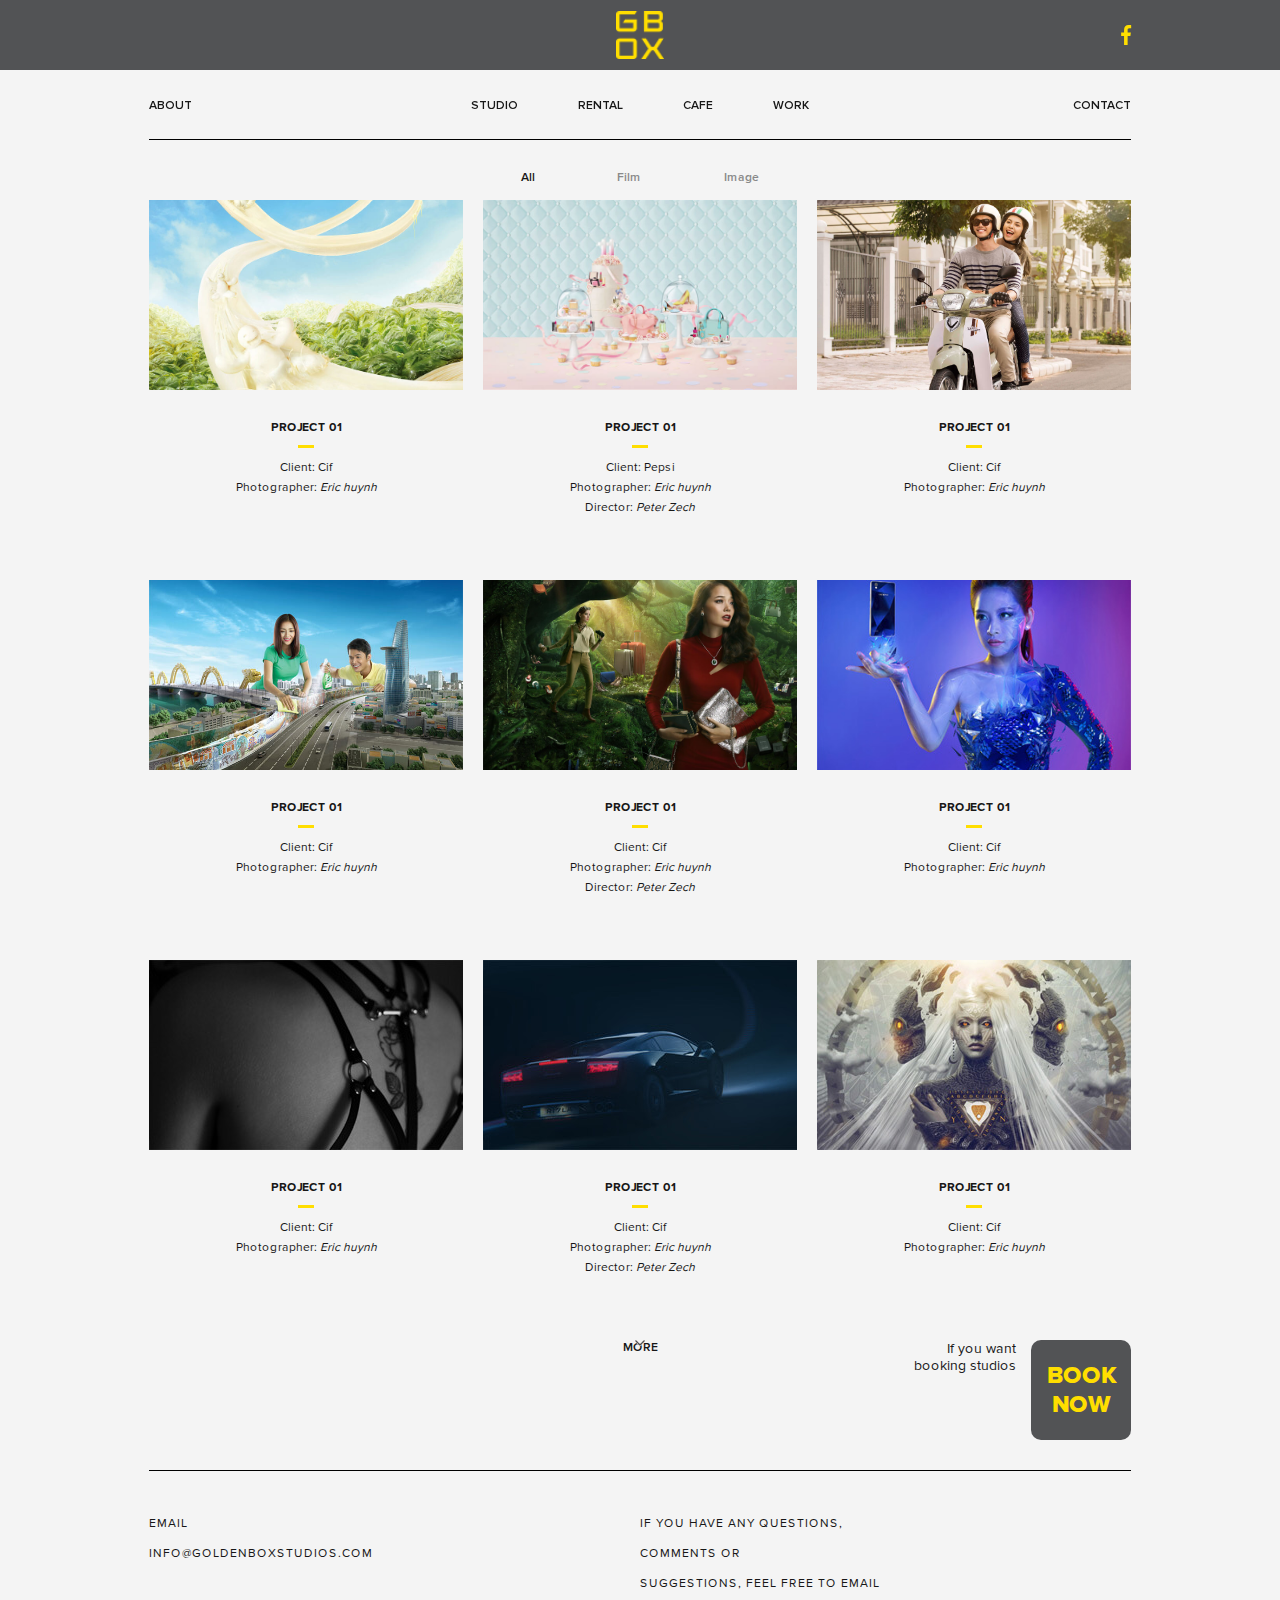
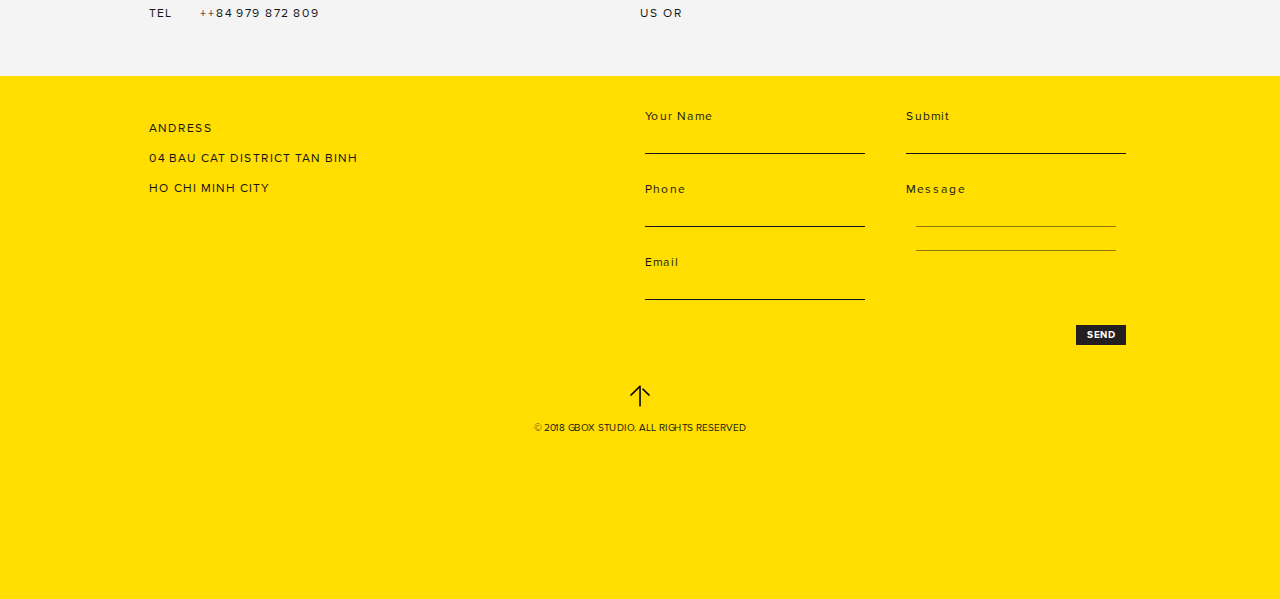
<file: work.html>
<!DOCTYPE html>
<html>

<head>
    <meta charset="UTF-8" />
    <meta name="viewport" content="width=device-width, initial-scale=1.0" />
    <meta http-equiv="X-UA-Compatible" content="IE=edge,chrome=1" />
    <title>Work</title>
    <link rel="icon" href="favicon.ico">
    <meta name="title" content="" />
    <meta name="description" content="" />
    <!-- meta facebook -->
    <meta property="og:locale" content="vi" />
    <meta property="og:type" content="article" />
    <meta property="og:title" content="Trang chủ" />
    <meta property="og:description" content="" />
    <meta property="og:url" content="" />
    <meta property="og:site_name" content="" />
    <meta property="og:image" content="" />

    <link rel="stylesheet" href="dest/style.min.css">
    <link rel="stylesheet" href="dest/fonts.css">
</head>
<style>
    @font-face {
        font-family:Pb ;
        src: url('fonts/ProximaNova-Bold.woff2') format('woff2'),
            url('fonts/ProximaNova-Bold.woff') format('woff');
        font-weight: bold;
        font-style: normal;
        font-display: fallback;
    }
    @font-face {
        font-family:Ps ;
        src: url('fonts/ProximaNova-Semibold.woff2') format('woff2'),
            url('fonts/ProximaNova-Semibold.woff') format('woff');
        font-weight: 600;
        font-style: normal;
        font-display: fallback;
    }
    @font-face {
        font-family: 'Peb';
        src: url('fonts/ProximaNovaA-Extrabld.woff2') format('woff2'),
            url('fonts/ProximaNovaA-Extrabld.woff') format('woff');
        font-weight: 800;
        font-style: normal;
        font-display: fallback;
    }
    @font-face {
        font-family:Pl ;
        src: url('fonts/ProximaNova-Light.woff2') format('woff2'),
            url('fonts/ProximaNova-Light.woff') format('woff');
        font-weight: 300;
        font-style: normal;
        font-display: fallback;
    }
    @font-face {
        font-family:Pr ;
        src: url('fonts/ProximaNova-Regular.woff2') format('woff2'),
            url('fonts/ProximaNova-Regular.woff') format('woff');
        font-weight: normal;
        font-style: normal;
        font-display: fallback;
    }
    @font-face {
        font-family: A;
        src: url('fonts/Arial.woff2') format('woff2'),
            url('fonts/Arial.woff') format('woff');
        font-weight: normal;
        font-style: normal;
        font-display: fallback;
    }
    @font-face {
        font-family: 'Db';
        src: url('fonts/DIN-Bold.woff2') format('woff2'),
            url('fonts/DIN-Bold.woff') format('woff');
        font-weight: bold;
        font-style: normal;
        font-display: fallback;
    }
    
    
</style>
<body>
    <header>
        <section class="branch">
            <div class="container">
                 <img src="img/logo.png" alt="">
                 <a href="https://www.facebook.com/profile.php?id=100041821670060" class="fb">
                    <svg id="Bold" enable-background="new 0 0 24 24" height="512" viewBox="0 0 24 24" width="512" 
                    xmlns="http://www.w3.org/2000/svg"><path d="m15.997 3.985h2.191v-3.816c-.378-.052-1.678-.169-3.192-.169-3.159 0-5.323 1.987-5.323 5.639v3.361h-3.486v4.266h3.486v10.734h4.274v-10.733h3.345l.531-4.266h-3.877v-2.939c.001-1.233.333-2.077 2.051-2.077z"/>
                    </svg>
                 </a>
                 <div class="hamberger">
                     <span></span>
                 </div>
            </div>
        </section>
        <section class="menu">
            <div class="container">
                <ul class="menu-list">
                    <li><a href="about.html">About</a></li>
                    <li><a href="studio.html">Studio</a></li>
                    <li><a href="rental.html">Rental</a></li>
                    <li><a href="cafe.html">Cafe</a></li>
                    <li><a href="work.html">Work</a></li>
                    <li><a href="contact.html">Contact</a></li>
                </ul>
            </div>
        </section>   
    </header>
    <!--End header-->
    <nav>
        <ul>
            <li><a href="about.html">About</a></li>
            <li><a href="studio.html">Studio</a></li>
            <li><a href="rental.html">Rental</a></li>
            <li><a href="cafe.html">Cafe</a></li>
            <li><a href="work.html">Work</a></li>
            <li><a href="contact.html">Contact</a></li>
        </ul>
    </nav>
    <!--End nav-->
    <main class="work">
        <div class="container">
            <section class="probox pd">
                <div class="probox__control">
                    <span class="active">All</span>
                    <span>Film</span>
                    <span>Image</span>
                </div>
                <div class="probox__rows">
                    <div class="probox__rows--items">
                        <a href="project.html" class="item">
                            <div class="item-img">
                                <img src="img/img1_b.jpg" alt="">
                            </div>
                            <div class="item-text team-box">
                                <h2>Project 01</h2>
                                <p>Client: Cif</p>
                                <p>Photographer: <span>Eric huynh</span></p>
                            </div>
                        </a>
                        <a href="project.html" class="item ">
                            <div class="item-img">
                                <img src="img/img2_b.jpg" alt="">
                            </div>
                            <div class="item-text team-box">
                                <h2>Project 01</h2>
                                <p>Client: Pepsi</p>
                                <p>Photographer: <span>Eric huynh</span></p>
                                <p>Director: <span>Peter Zech</span></p>
                            </div>
                        </a>
                        <a href="project.html" class="item ">
                            <div class="item-img">
                                <img src="img/img3_b.jpg" alt="">
                            </div>
                            <div class="item-text team-box">
                                <h2>Project 01</h2>
                                <p>Client: Cif</p>
                                <p>Photographer: <span>Eric huynh</span></p>
                            </div>
                        </a>
                    </div>
                    <div class="probox__rows--items">
                        <a href="project.html" class="item">
                            <div class="item-img">
                                <img src="img/img4.jpg" alt="">
                            </div>
                            <div class="item-text team-box">
                                <h2>Project 01</h2>
                                <p>Client: Cif</p>
                                <p>Photographer: <span>Eric huynh</span></p>
                            </div>
                        </a>
                        <a href="project.html" class="item">
                            <div class="item-img">
                                <img src="img/img5.jpg" alt="">
                            </div>
                            <div class="item-text team-box">
                                <h2>Project 01</h2>
                                <p>Client: Cif</p>
                                <p>Photographer: <span>Eric huynh</span></p>
                                <p>Director: <span>Peter Zech</span></p>
                            </div>
                        </a>
                        <a href="project.html" class="item">
                            <div class="item-img">
                                <img src="img/img6.jpg" alt="">
                            </div>
                            <div class="item-text team-box">
                                <h2>Project 01</h2>
                                <p>Client: Cif</p>
                                <p>Photographer: <span>Eric huynh</span></p>
                            </div>
                        </a>
                    </div>
                    <div class="probox__rows--items">
                        <a href="project.html" class="item">
                            <div class="item-img">
                                <img src="img/img14.jpg" alt="">
                            </div>
                            <div class="item-text team-box">
                                <h2>Project 01</h2>
                                <p>Client: Cif</p>
                                <p>Photographer: <span>Eric huynh</span></p>
                            </div>
                        </a>
                        <a href="project.html" class="item">
                            <div class="item-img">
                                <img src="img/img15.jpg" alt="">
                            </div>
                            <div class="item-text team-box">
                                <h2>Project 01</h2>
                                <p>Client: Cif</p>
                                <p>Photographer: <span>Eric huynh</span></p>
                                <p>Director: <span>Peter Zech</span></p>
                            </div>
                        </a>
                        <a href="project.html" class="item">
                            <div class="item-img">
                                <img src="img/img16.jpg" alt="">
                            </div>
                            <div class="item-text team-box">
                                <h2>Project 01</h2>
                                <p>Client: Cif</p>
                                <p>Photographer: <span>Eric huynh</span></p>
                            </div>
                        </a>
                    </div>
                </div>
                <div class="probox__end">
                    <div class="probox__end--arrow">
                        <span>More</span>
                        <img src="img/arrow.png" alt="">
                    </div>
                    <div class="probox__end--text">
                        <span>If you want
                            booking studios</span>
                        <a href="rental.html" class="big_btn">
                            <span>Book now</span>
                        </a>
                    </div>
                </div>
            </section>
        </div>
    </main>
    <!--End main-->
    <footer>
        <section class="container pd">
            <div class="info">
                <div class="info-text">
                    <p>email</p>
                    <p>info@goldenboxstudios.com</p>
                    <p class="phone">Tel &nbsp; &nbsp; &nbsp; ++84 979 872 809</p>
                </div>
                <div class="info-text">
                    <p>If you have any questions,</p>
                    <p>comments or</p>
                    <p>suggestions, feel free to email</p>
                    <p>us or</p>
                </div>
                <div class="info-text">
                    <p>Address</p>
                    <p>04 Bau cat district tan binh</p>
                    <p>Ho CHi minh city</p>
                </div>
            </div>
        </section>
        <!--End info-->
        <section class="footer_input pd">
            <div class="container">
                <div class="info-text">
                <p>Andress</p>
                <p>04 bau cat district tan binh</p>
                <p>ho chi minh city</p>
                </div>
                <form class="input__cols"action="">
                    <div class="item info-text">
                        <label>Your name</label> <br>
                        <input type="text">
                        <label>phone</label>    <br>
                        <input type="text">
                        <label>Email</label>    <br>
                        <input type="text">
                    </div> 
                    <div class="item info-text">
                        <label>Submit</label>   <br>
                        <input type="text">
                        <label>Message</label>  <br>
                        <textarea name="" id="" cols="30" rows="2"></textarea>
                        <input class="input-btn" type="submit" value="Send">
                    </div> 
                </form>
            </div>
            <div class="footer__arrow info-text">
                <img src="img/up.png" alt="">
                <p>© 2018 GBOX STUDIO. All rights reserved</p>
            </div>
        </section>
    </footer>
    <script type="text/javascript" src="dest/jsmain.min.js"></script>
    <script type="text/javascript" src="dest/main.js"></script>
    <script type="text/javascript" src="dest/work.js"></script>
</body>

</html>
</file>
<file: dest/fonts.css>
/* FONT FACE - font-display: fallback; */
</file>
<file: dest/style.min.css>
html,body,div,span,applet,object,iframe,h1,h2,h3,h4,h5,h6,p,blockquote,pre,a,abbr,acronym,address,big,cite,code,del,dfn,em,img,ins,kbd,q,s,samp,small,strike,strong,sub,sup,tt,var,b,u,i,center,dl,dt,dd,ol,ul,li,fieldset,form,label,legend,table,caption,tbody,tfoot,thead,tr,th,td,article,aside,canvas,details,embed,figure,figcaption,footer,header,hgroup,menu,nav,output,ruby,section,summary,time,mark,audio,video{margin:0;padding:0;border:0;font-size:100%;font:inherit;vertical-align:baseline}article,aside,details,figcaption,figure,footer,header,hgroup,menu,nav,section{display:block}body{line-height:1}ol,ul{list-style:none}blockquote,q{quotes:none}blockquote:before,blockquote:after,q:before,q:after{content:"";content:none}table{border-collapse:collapse;border-spacing:0}*::before,*::after{box-sizing:inherit}html,body{--heightHeader: 140px;--pd: 30px ;--heightSlider: 475px;--inputHeight: 40px;--inputWidth: 225px}@-ms-viewport{width:device-width}*{-webkit-font-smoothing:antialiased;-moz-osx-font-smoothing:grayscale;font-smoothing:antialiased;text-rendering:optimizeLegibility;box-sizing:border-box;appearance:none;-moz-appearance:none;-webkit-appearance:none}html,body{width:100%;max-width:1920px;margin:auto;font-size:16px;font-family:arial;line-height:normal;color:#171717;text-transform:none;background:#fff;scroll-behavior:smooth;position:relative}html::-webkit-scrollbar,body::-webkit-scrollbar{width:5px}html::-webkit-scrollbar-track,body::-webkit-scrollbar-track{background:#000}html::-webkit-scrollbar-thumb,body::-webkit-scrollbar-thumb{background:#ddd}html .container,body .container{width:100%;padding-right:15px;padding-left:15px;margin-right:auto;margin-left:auto}html .container-fluid,body .container-fluid{width:100%;padding-right:15px;padding-left:15px;margin-right:auto;margin-left:auto}html .row,body .row{display:-webkit-box;display:-ms-flexbox;display:flex;-ms-flex-wrap:wrap;flex-wrap:wrap;margin-right:-15px;margin-left:-15px}html .no-gutters,body .no-gutters{margin-right:0;margin-left:0}html .no-gap>.col,html .no-gap>[class*="col-"],body .no-gap>.col,body .no-gap>[class*="col-"]{padding-right:0;padding-left:0}@media (min-width: 576px){html .container,body .container{max-width:540px}}@media (min-width: 768px){html .container,body .container{max-width:720px}}@media (min-width: 992px){html .container,body .container{max-width:960px}}@media (min-width: 1200px){html .container,body .container{max-width:1012px}}html .mainwrapper,body .mainwrapper{width:100%;margin:auto}.pd{padding:var(--pd) 0}img{max-width:100%}.no-spacing{letter-spacing:0}@keyframes mymove{from{bottom:10px}to{bottom:0px}}@keyframes mymove2{from{top:0}to{top:20px}}@keyframes mymove3{from{top:30px}to{top:40px}}@keyframes details{0%{bottom:30px}50%{bottom:25px}100%{bottom:30px}}.input-btn{height:20px;width:50px;font-family:Pb;color:white;text-transform:uppercase;font-size:10px;background-color:#231f20;border:1px solid #231f20}.team-box h2{font-family:Pb;font-size:12px;color:#171717;text-transform:uppercase}.team-box p{font-family:Pr;font-size:12px;color:#171717;line-height:20px}.team-box p span{font-style:italic}.box-welcom{max-width:795px;margin:auto;display:flex;align-items:center;justify-content:center;flex-direction:column}.box-welcom::after{content:"";width:320px;height:1px;background-color:#000;margin-top:60px}.box-welcom .welcom{white-space:pre;text-align:center;font-size:14px;font-family:Pl;line-height:22px;text-transform:uppercase;letter-spacing:2px;color:#171717}.box-welcom h2{display:block;font-family:Pb;font-size:20px;text-transform:uppercase;letter-spacing:4px;background-color:#ffde00;color:#525355;line-height:15px;margin-bottom:30px}.box-welcom p{font-family:A;font-size:12px;text-align:center;line-height:22px}.box-welcom p strong{font-weight:bold}@media (max-width: 992px){.box-welcom::after{margin-top:30px}}@media (max-width: 767px){.box-welcom::after,.box-welcom p{display:none}}@media (max-width: 576px){.box-welcom h2{margin-bottom:0;letter-spacing:5px}}.probox{border-bottom:1px solid #000}.probox__control{max-width:320px;display:flex;justify-content:space-around;margin:0 auto 15px auto}.probox__control span{font-family:Ps;font-size:12px;color:#898989;cursor:pointer}.probox__control span.active{color:#171717}.probox__rows--items{display:grid;grid-template-columns:repeat(3, 1fr);column-gap:20px;margin-bottom:20px}.probox__rows--items .item{text-decoration:none;max-width:315px;height:360px}.probox__rows--items .item:hover .item-text h2{color:#ffde00;transition:.4s}.probox__rows--items .item:hover .item-img img{transform:translate(-50%, -50%) scale(1.05);transition:.4s}.probox__rows--items .item-img{position:relative;max-width:315px;height:190px;margin-bottom:30px;overflow:hidden}.probox__rows--items .item-img img{min-width:100%;min-height:100%;position:absolute;top:50%;left:50%;transform:translate(-50%, -50%);object-fit:cover;transition:.4s}.probox__rows--items .item-text{width:100%;text-align:center}.probox__rows--items .item-text h2{transition:.4s}.probox__rows--items .item-text h2::after{content:"";display:block;margin:10px auto;width:16px;height:3px;background-color:#ffde00}.probox__end{max-width:100%;height:45px;margin:auto;position:relative;display:flex;align-items:flex-end}.probox__end--arrow{width:70px;margin:auto;position:relative;display:flex;flex-direction:column;align-items:center;cursor:pointer}.probox__end--arrow span{font-family:Ps;font-size:12px;text-transform:uppercase;color:#171717;margin-bottom:15px}.probox__end--arrow img{width:10px;position:absolute;animation:1s mymove3 infinite}@media (max-width: 991px){.probox__rows--items .item{height:max-content}.probox--arrow{margin:20px auto 0 auto}}@media (max-width: 768px){.probox__control{display:none}.probox__rows--items{display:none}.probox__rows--items:first-child{display:flex;justify-content:center;flex-direction:column}.probox__rows--items:first-child .item{max-width:100%;margin-bottom:40px}.probox__rows--items:first-child .item-text h2,.probox__rows--items:first-child .item-text p{font-size:14px}.probox__rows--items:first-child .item-img{max-width:100%;height:230px;margin-bottom:20px}.probox__rows--items:first-child .item-img img{width:100%}}@media (max-width: 576px){.probox{margin:0 -15px}}.info{display:flex}.info-text{width:50%}.info-text p,.info-text label{font-family:Pr;font-size:12px;text-transform:uppercase;margin:15px 0;letter-spacing:1px}.info-text p.phone,.info-text label.phone{margin-top:45px}@media (max-width: 768px){.info-text:nth-child(2){display:none}.info-text:last-child{display:block}.info-text p.phone,.info-text label.phone{margin-top:inherit}}@media (max-width: 576px){.info{flex-direction:column}.info-text{width:100%;text-align:center}.info-text p{margin:10px 0}}.number-box{width:120px;height:100%;background-color:#ffde00;display:flex;align-items:center;justify-content:center;flex-direction:column}.number-box h2{font-size:62.46px;font-family:Db;color:#171717}.number-box span{font-size:11px;color:#171717;font-family:Pr;text-transform:uppercase}@media (max-width: 767px){.number-box{width:75px}.number-box h2{font-size:38.38px}}.btn_control{display:flex}.btn_control .btn{display:flex;align-items:center;padding:0px 20px;cursor:pointer;text-decoration:none}.btn_control .btn:hover p{color:#ffde00}.btn_control .btn:hover svg{fill:#ffde00}.btn_control .--next{border-left:1px solid #171717}.btn_control .--next svg{margin-left:10px}.btn_control .--prev svg{transform:rotate(180deg);margin-right:10px}.big_btn{width:100px;height:100px;background-color:#525355;border-radius:10px;display:flex;justify-content:center;align-items:center;cursor:pointer;text-decoration:none}.big_btn span{color:#ffde00;font-size:24px;font-family:Peb;text-transform:uppercase;text-align:center}.renform{display:flex}.renform .form-group{width:50%;position:relative}.renform .form-group label{display:block;font-family:Pr;font-size:12px;color:#171717;margin:25px 0}.renform .form-group label i{font-style:italic}.renform .form-group label.note{margin-top:0;margin-bottom:50px;white-space:nowrap}.renform .form-group input{width:var(--inputWidth);border-left:none;border-right:none;border-top:none;border-bottom:1px solid #171717;outline:none;background:transparent;padding:0 5px}.renform .form-group input[placeholder]{background-image:url("/img/icon.png");background-repeat:no-repeat;background-position:right 5px center}.renform .form-group textarea{background:transparent;border:1px solid #171717;margin-top:19px;width:var(--inputWidth);resize:none}.renform .form-group svg{width:15px;height:15px;position:absolute;bottom:calc((var(--inputHeight) / 2) / 2);right:calc((100% - var(--inputWidth)) / 2);transform:translateX(50%)}/*! Flickity v2.2.2
https://flickity.metafizzy.co
---------------------------------------------- */.flickity-enabled{position:relative}.flickity-enabled:focus{outline:none}.flickity-viewport{overflow:hidden;position:relative;height:100%}.flickity-slider{position:absolute;width:100%;height:100%}.flickity-enabled.is-draggable{-webkit-tap-highlight-color:transparent;-webkit-user-select:none;-moz-user-select:none;-ms-user-select:none;user-select:none}.flickity-enabled.is-draggable .flickity-viewport{cursor:move;cursor:-webkit-grab;cursor:grab}.flickity-enabled.is-draggable .flickity-viewport.is-pointer-down{cursor:-webkit-grabbing;cursor:grabbing}.flickity-button{position:absolute;background:rgba(255,255,255,0.75);border:none;color:#333}.flickity-button:hover{background:white;cursor:pointer}.flickity-button:focus{outline:none;box-shadow:0 0 0 5px #19F}.flickity-button:active{opacity:0.6}.flickity-button:disabled{opacity:0.3;cursor:auto;pointer-events:none}.flickity-button-icon{fill:currentColor}.flickity-prev-next-button{top:50%;width:44px;height:44px;border-radius:50%;transform:translateY(-50%)}.flickity-prev-next-button.previous{left:10px}.flickity-prev-next-button.next{right:10px}.flickity-rtl .flickity-prev-next-button.previous{left:auto;right:10px}.flickity-rtl .flickity-prev-next-button.next{right:auto;left:10px}.flickity-prev-next-button .flickity-button-icon{position:absolute;left:20%;top:20%;width:60%;height:60%}.flickity-page-dots{position:absolute;width:100%;bottom:-25px;padding:0;margin:0;list-style:none;text-align:center;line-height:1}.flickity-rtl .flickity-page-dots{direction:rtl}.flickity-page-dots .dot{display:inline-block;width:10px;height:10px;margin:0 8px;background:#333;border-radius:50%;opacity:0.25;cursor:pointer}.flickity-page-dots .dot.is-selected{opacity:1}.flickity-enabled.is-fullscreen{position:fixed;left:0;top:0;width:100%;height:100%;background:rgba(0,0,0,0.9);padding-bottom:35px;z-index:1}.flickity-enabled.is-fullscreen .flickity-page-dots{bottom:10px}.flickity-enabled.is-fullscreen .flickity-page-dots .dot{background:white}html.is-flickity-fullscreen{overflow:hidden}.flickity-fullscreen-button{display:block;right:10px;top:10px;width:24px;height:24px;border-radius:4px}.flickity-rtl .flickity-fullscreen-button{right:auto;left:10px}.flickity-fullscreen-button-exit{display:none}.flickity-enabled.is-fullscreen .flickity-fullscreen-button-exit{display:block}.flickity-enabled.is-fullscreen .flickity-fullscreen-button-view{display:none}.flickity-fullscreen-button .flickity-button-icon{position:absolute;width:16px;height:16px;left:4px;top:4px}.pswp__button{width:44px;height:44px;position:relative;background:none;cursor:pointer;overflow:visible;-webkit-appearance:none;display:block;border:0;padding:0;margin:0;float:right;opacity:0.75;-webkit-transition:opacity 0.2s;transition:opacity 0.2s;-webkit-box-shadow:none;box-shadow:none}.pswp__button:focus,.pswp__button:hover{opacity:1}.pswp__button:active{outline:none;opacity:0.9}.pswp__button::-moz-focus-inner{padding:0;border:0}.pswp__ui--over-close .pswp__button--close{opacity:1}.pswp__button,.pswp__button--arrow--left:before,.pswp__button--arrow--right:before{background:url(../img/default-skin.png) 0 0 no-repeat;background-size:264px 88px;width:44px;height:44px}@media (-webkit-min-device-pixel-ratio: 1.1), (-webkit-min-device-pixel-ratio: 1.09375), (min-resolution: 105dpi), (min-resolution: 1.1dppx){.pswp--svg .pswp__button,.pswp--svg .pswp__button--arrow--left:before,.pswp--svg .pswp__button--arrow--right:before{background-image:url(../img/default-skin.svg)}.pswp--svg .pswp__button--arrow--left,.pswp--svg .pswp__button--arrow--right{background:none}}.pswp__button--close{background-position:0 -44px}.pswp__button--share{background-position:-44px -44px}.pswp__button--fs{display:none}.pswp--supports-fs .pswp__button--fs{display:block}.pswp--fs .pswp__button--fs{background-position:-44px 0}.pswp__button--zoom{display:none;background-position:-88px 0}.pswp--zoom-allowed .pswp__button--zoom{display:block}.pswp--zoomed-in .pswp__button--zoom{background-position:-132px 0}.pswp--touch .pswp__button--arrow--left,.pswp--touch .pswp__button--arrow--right{visibility:hidden}.pswp__button--arrow--left,.pswp__button--arrow--right{background:none;top:50%;margin-top:-50px;width:70px;height:100px;position:absolute}.pswp__button--arrow--left{left:0}.pswp__button--arrow--right{right:0}.pswp__button--arrow--left:before,.pswp__button--arrow--right:before{content:'';top:35px;background-color:rgba(0,0,0,0.3);height:30px;width:32px;position:absolute}.pswp__button--arrow--left:before{left:6px;background-position:-138px -44px}.pswp__button--arrow--right:before{right:6px;background-position:-94px -44px}.pswp__counter,.pswp__share-modal{-webkit-user-select:none;-moz-user-select:none;-ms-user-select:none;user-select:none}.pswp__share-modal{display:block;background:rgba(0,0,0,0.5);width:100%;height:100%;top:0;left:0;padding:10px;position:absolute;z-index:1600;opacity:0;-webkit-transition:opacity 0.25s ease-out;transition:opacity 0.25s ease-out;-webkit-backface-visibility:hidden;will-change:opacity}.pswp__share-modal--hidden{display:none}.pswp__share-tooltip{z-index:1620;position:absolute;background:#FFF;top:56px;border-radius:2px;display:block;width:auto;right:44px;-webkit-box-shadow:0 2px 5px rgba(0,0,0,0.25);box-shadow:0 2px 5px rgba(0,0,0,0.25);-webkit-transform:translateY(6px);-ms-transform:translateY(6px);transform:translateY(6px);-webkit-transition:-webkit-transform 0.25s;transition:transform 0.25s;-webkit-backface-visibility:hidden;will-change:transform}.pswp__share-tooltip a{display:block;padding:8px 12px;color:#000;text-decoration:none;font-size:14px;line-height:18px}.pswp__share-tooltip a:hover{text-decoration:none;color:#000}.pswp__share-tooltip a:first-child{border-radius:2px 2px 0 0}.pswp__share-tooltip a:last-child{border-radius:0 0 2px 2px}.pswp__share-modal--fade-in{opacity:1}.pswp__share-modal--fade-in .pswp__share-tooltip{-webkit-transform:translateY(0);-ms-transform:translateY(0);transform:translateY(0)}.pswp--touch .pswp__share-tooltip a{padding:16px 12px}a.pswp__share--facebook:before{content:'';display:block;width:0;height:0;position:absolute;top:-12px;right:15px;border:6px solid transparent;border-bottom-color:#FFF;-webkit-pointer-events:none;-moz-pointer-events:none;pointer-events:none}a.pswp__share--facebook:hover{background:#3E5C9A;color:#FFF}a.pswp__share--facebook:hover:before{border-bottom-color:#3E5C9A}a.pswp__share--twitter:hover{background:#55ACEE;color:#FFF}a.pswp__share--pinterest:hover{background:#CCC;color:#CE272D}a.pswp__share--download:hover{background:#DDD}.pswp__counter{position:absolute;left:0;top:0;height:44px;font-size:13px;line-height:44px;color:#FFF;opacity:0.75;padding:0 10px}.pswp__caption{position:absolute;left:0;bottom:0;width:100%;min-height:44px}.pswp__caption small{font-size:11px;color:#BBB}.pswp__caption__center{text-align:left;max-width:420px;margin:0 auto;font-size:13px;padding:10px;line-height:20px;color:#CCC}.pswp__caption--empty{display:none}.pswp__caption--fake{visibility:hidden}.pswp__preloader{width:44px;height:44px;position:absolute;top:0;left:50%;margin-left:-22px;opacity:0;-webkit-transition:opacity 0.25s ease-out;transition:opacity 0.25s ease-out;will-change:opacity;direction:ltr}.pswp__preloader__icn{width:20px;height:20px;margin:12px}.pswp__preloader--active{opacity:1}.pswp__preloader--active .pswp__preloader__icn{background:url(../img/preloader.gif) 0 0 no-repeat center}.pswp--css_animation .pswp__preloader--active{opacity:1}.pswp--css_animation .pswp__preloader--active .pswp__preloader__icn{-webkit-animation:clockwise 500ms linear infinite;animation:clockwise 500ms linear infinite}.pswp--css_animation .pswp__preloader--active .pswp__preloader__donut{-webkit-animation:donut-rotate 1000ms cubic-bezier(0.4, 0, 0.22, 1) infinite;animation:donut-rotate 1000ms cubic-bezier(0.4, 0, 0.22, 1) infinite}.pswp--css_animation .pswp__preloader__icn{background:none;opacity:0.75;width:14px;height:14px;position:absolute;left:50%;top:50%;transform:translate(-50%, -50%);margin:0}.pswp--css_animation .pswp__preloader__cut{position:relative;width:7px;height:14px;overflow:hidden}.pswp--css_animation .pswp__preloader__donut{-webkit-box-sizing:border-box;box-sizing:border-box;width:14px;height:14px;border:2px solid #FFF;border-radius:50%;border-left-color:transparent;border-bottom-color:transparent;position:absolute;top:0;left:0;background:none;margin:0}@media screen and (max-width: 1024px){.pswp__preloader{position:relative;left:auto;top:auto;margin:0;float:right}}@-webkit-keyframes clockwise{0%{-webkit-transform:rotate(0deg);transform:rotate(0deg)}100%{-webkit-transform:rotate(360deg);transform:rotate(360deg)}}@keyframes clockwise{0%{-webkit-transform:rotate(0deg);transform:rotate(0deg)}100%{-webkit-transform:rotate(360deg);transform:rotate(360deg)}}@-webkit-keyframes donut-rotate{0%{-webkit-transform:rotate(0);transform:rotate(0)}50%{-webkit-transform:rotate(-140deg);transform:rotate(-140deg)}100%{-webkit-transform:rotate(0);transform:rotate(0)}}@keyframes donut-rotate{0%{-webkit-transform:rotate(0);transform:rotate(0)}50%{-webkit-transform:rotate(-140deg);transform:rotate(-140deg)}100%{-webkit-transform:rotate(0);transform:rotate(0)}}.pswp__ui{-webkit-font-smoothing:auto;visibility:visible;opacity:1;z-index:1550}.pswp__top-bar{position:absolute;left:0;top:0;height:44px;width:100%}.pswp__caption,.pswp__top-bar,.pswp--has_mouse .pswp__button--arrow--left,.pswp--has_mouse .pswp__button--arrow--right{-webkit-backface-visibility:hidden;will-change:opacity;-webkit-transition:opacity 333ms cubic-bezier(0.4, 0, 0.22, 1);transition:opacity 333ms cubic-bezier(0.4, 0, 0.22, 1)}.pswp--has_mouse .pswp__button--arrow--left,.pswp--has_mouse .pswp__button--arrow--right{visibility:visible}.pswp__top-bar,.pswp__caption{background-color:rgba(0,0,0,0.5)}.pswp__ui--fit .pswp__top-bar,.pswp__ui--fit .pswp__caption{background-color:rgba(0,0,0,0.3)}.pswp__ui--idle .pswp__top-bar{opacity:0}.pswp__ui--idle .pswp__button--arrow--left,.pswp__ui--idle .pswp__button--arrow--right{opacity:0}.pswp__ui--hidden .pswp__top-bar,.pswp__ui--hidden .pswp__caption,.pswp__ui--hidden .pswp__button--arrow--left,.pswp__ui--hidden .pswp__button--arrow--right{opacity:0.001}.pswp__ui--one-slide .pswp__button--arrow--left,.pswp__ui--one-slide .pswp__button--arrow--right,.pswp__ui--one-slide .pswp__counter{display:none}.pswp__element--disabled{display:none !important}.pswp--minimal--dark .pswp__top-bar{background:none}.pswp{display:none;position:absolute;width:100%;height:100%;left:0;top:0;overflow:hidden;-ms-touch-action:none;touch-action:none;z-index:1500;-webkit-text-size-adjust:100%;-webkit-backface-visibility:hidden;outline:none}.pswp *{-webkit-box-sizing:border-box;box-sizing:border-box}.pswp img{max-width:none}.pswp--animate_opacity{opacity:0.001;will-change:opacity;-webkit-transition:opacity 333ms cubic-bezier(0.4, 0, 0.22, 1);transition:opacity 333ms cubic-bezier(0.4, 0, 0.22, 1)}.pswp--open{display:block}.pswp--zoom-allowed .pswp__img{cursor:-webkit-zoom-in;cursor:-moz-zoom-in;cursor:zoom-in}.pswp--zoomed-in .pswp__img{cursor:-webkit-grab;cursor:-moz-grab;cursor:grab}.pswp--dragging .pswp__img{cursor:-webkit-grabbing;cursor:-moz-grabbing;cursor:grabbing}.pswp__bg{position:absolute;left:0;top:0;width:100%;height:100%;background:#000;opacity:0;-webkit-transform:translateZ(0);transform:translateZ(0);-webkit-backface-visibility:hidden;will-change:opacity}.pswp__scroll-wrap{position:absolute;left:0;top:0;width:100%;height:100%;overflow:hidden}.pswp__container,.pswp__zoom-wrap{-ms-touch-action:none;touch-action:none;position:absolute;left:0;right:0;top:0;bottom:0}.pswp__container,.pswp__img{-webkit-user-select:none;-moz-user-select:none;-ms-user-select:none;user-select:none;-webkit-tap-highlight-color:transparent;-webkit-touch-callout:none}.pswp__zoom-wrap{position:absolute;width:100%;-webkit-transform-origin:left top;-ms-transform-origin:left top;transform-origin:left top;-webkit-transition:-webkit-transform 333ms cubic-bezier(0.4, 0, 0.22, 1);transition:transform 333ms cubic-bezier(0.4, 0, 0.22, 1)}.pswp__bg{will-change:opacity;-webkit-transition:opacity 333ms cubic-bezier(0.4, 0, 0.22, 1);transition:opacity 333ms cubic-bezier(0.4, 0, 0.22, 1)}.pswp--animated-in .pswp__bg,.pswp--animated-in .pswp__zoom-wrap{-webkit-transition:none;transition:none}.pswp__container,.pswp__zoom-wrap{-webkit-backface-visibility:hidden}.pswp__item{position:absolute;left:0;right:0;top:0;bottom:0;overflow:hidden}.pswp__img{position:absolute;width:auto;height:auto;top:0;left:0}.pswp__img--placeholder{-webkit-backface-visibility:hidden}.pswp__img--placeholder--blank{background:#222}.pswp--ie .pswp__img{width:100% !important;height:auto !important;left:0;top:0}.pswp__error-msg{position:absolute;left:0;top:50%;width:100%;text-align:center;font-size:14px;line-height:16px;margin-top:-8px;color:#CCC}.pswp__error-msg a{color:#CCC;text-decoration:underline}.col-1,.col-2,.col-3,.col-4,.col-5,.col-6,.col-7,.col-8,.col-9,.col-10,.col-11,.col-12,.col,.col-auto,.col-sm-1,.col-sm-2,.col-sm-3,.col-sm-4,.col-sm-5,.col-sm-6,.col-sm-7,.col-sm-8,.col-sm-9,.col-sm-10,.col-sm-11,.col-sm-12,.col-sm,.col-sm-auto,.col-md-1,.col-md-2,.col-md-3,.col-md-4,.col-md-5,.col-md-6,.col-md-7,.col-md-8,.col-md-9,.col-md-10,.col-md-11,.col-md-12,.col-md,.col-md-auto,.col-lg-1,.col-lg-2,.col-lg-3,.col-lg-4,.col-lg-5,.col-lg-6,.col-lg-7,.col-lg-8,.col-lg-9,.col-lg-10,.col-lg-11,.col-lg-12,.col-lg,.col-lg-auto,.col-xl-1,.col-xl-2,.col-xl-3,.col-xl-4,.col-xl-5,.col-xl-6,.col-xl-7,.col-xl-8,.col-xl-9,.col-xl-10,.col-xl-11,.col-xl-12,.col-xl,.col-xl-auto{position:relative;width:100%;min-height:1px;padding-right:15px;padding-left:15px}.col{-ms-flex-preferred-size:0;flex-basis:0;-webkit-box-flex:1;-ms-flex-positive:1;flex-grow:1;max-width:100%}.col-auto{-webkit-box-flex:0;-ms-flex:0 0 auto;flex:0 0 auto;width:auto;max-width:none}.col-1{-webkit-box-flex:0;-ms-flex:0 0 8.333333%;flex:0 0 8.333333%;max-width:8.333333%}.col-2{-webkit-box-flex:0;-ms-flex:0 0 16.666667%;flex:0 0 16.666667%;max-width:16.666667%}.col-3{-webkit-box-flex:0;-ms-flex:0 0 25%;flex:0 0 25%;max-width:25%}.col-4{-webkit-box-flex:0;-ms-flex:0 0 33.333333%;flex:0 0 33.333333%;max-width:33.333333%}.col-5{-webkit-box-flex:0;-ms-flex:0 0 41.666667%;flex:0 0 41.666667%;max-width:41.666667%}.col-6{-webkit-box-flex:0;-ms-flex:0 0 50%;flex:0 0 50%;max-width:50%}.col-7{-webkit-box-flex:0;-ms-flex:0 0 58.333333%;flex:0 0 58.333333%;max-width:58.333333%}.col-8{-webkit-box-flex:0;-ms-flex:0 0 66.666667%;flex:0 0 66.666667%;max-width:66.666667%}.col-9{-webkit-box-flex:0;-ms-flex:0 0 75%;flex:0 0 75%;max-width:75%}.col-10{-webkit-box-flex:0;-ms-flex:0 0 83.333333%;flex:0 0 83.333333%;max-width:83.333333%}.col-11{-webkit-box-flex:0;-ms-flex:0 0 91.666667%;flex:0 0 91.666667%;max-width:91.666667%}.col-12{-webkit-box-flex:0;-ms-flex:0 0 100%;flex:0 0 100%;max-width:100%}.order-first{-webkit-box-ordinal-group:0;-ms-flex-order:-1;order:-1}.order-last{-webkit-box-ordinal-group:14;-ms-flex-order:13;order:13}.order-0{-webkit-box-ordinal-group:1;-ms-flex-order:0;order:0}.order-1{-webkit-box-ordinal-group:2;-ms-flex-order:1;order:1}.order-2{-webkit-box-ordinal-group:3;-ms-flex-order:2;order:2}.order-3{-webkit-box-ordinal-group:4;-ms-flex-order:3;order:3}.order-4{-webkit-box-ordinal-group:5;-ms-flex-order:4;order:4}.order-5{-webkit-box-ordinal-group:6;-ms-flex-order:5;order:5}.order-6{-webkit-box-ordinal-group:7;-ms-flex-order:6;order:6}.order-7{-webkit-box-ordinal-group:8;-ms-flex-order:7;order:7}.order-8{-webkit-box-ordinal-group:9;-ms-flex-order:8;order:8}.order-9{-webkit-box-ordinal-group:10;-ms-flex-order:9;order:9}.order-10{-webkit-box-ordinal-group:11;-ms-flex-order:10;order:10}.order-11{-webkit-box-ordinal-group:12;-ms-flex-order:11;order:11}.order-12{-webkit-box-ordinal-group:13;-ms-flex-order:12;order:12}.offset-1{margin-left:8.333333%}.offset-2{margin-left:16.666667%}.offset-3{margin-left:25%}.offset-4{margin-left:33.333333%}.offset-5{margin-left:41.666667%}.offset-6{margin-left:50%}.offset-7{margin-left:58.333333%}.offset-8{margin-left:66.666667%}.offset-9{margin-left:75%}.offset-10{margin-left:83.333333%}.offset-11{margin-left:91.666667%}@media (min-width: 576px){.col-sm{-ms-flex-preferred-size:0;flex-basis:0;-webkit-box-flex:1;-ms-flex-positive:1;flex-grow:1;max-width:100%}.col-sm-auto{-webkit-box-flex:0;-ms-flex:0 0 auto;flex:0 0 auto;width:auto;max-width:none}.col-sm-1{-webkit-box-flex:0;-ms-flex:0 0 8.333333%;flex:0 0 8.333333%;max-width:8.333333%}.col-sm-2{-webkit-box-flex:0;-ms-flex:0 0 16.666667%;flex:0 0 16.666667%;max-width:16.666667%}.col-sm-3{-webkit-box-flex:0;-ms-flex:0 0 25%;flex:0 0 25%;max-width:25%}.col-sm-4{-webkit-box-flex:0;-ms-flex:0 0 33.333333%;flex:0 0 33.333333%;max-width:33.333333%}.col-sm-5{-webkit-box-flex:0;-ms-flex:0 0 41.666667%;flex:0 0 41.666667%;max-width:41.666667%}.col-sm-6{-webkit-box-flex:0;-ms-flex:0 0 50%;flex:0 0 50%;max-width:50%}.col-sm-7{-webkit-box-flex:0;-ms-flex:0 0 58.333333%;flex:0 0 58.333333%;max-width:58.333333%}.col-sm-8{-webkit-box-flex:0;-ms-flex:0 0 66.666667%;flex:0 0 66.666667%;max-width:66.666667%}.col-sm-9{-webkit-box-flex:0;-ms-flex:0 0 75%;flex:0 0 75%;max-width:75%}.col-sm-10{-webkit-box-flex:0;-ms-flex:0 0 83.333333%;flex:0 0 83.333333%;max-width:83.333333%}.col-sm-11{-webkit-box-flex:0;-ms-flex:0 0 91.666667%;flex:0 0 91.666667%;max-width:91.666667%}.col-sm-12{-webkit-box-flex:0;-ms-flex:0 0 100%;flex:0 0 100%;max-width:100%}.order-sm-first{-webkit-box-ordinal-group:0;-ms-flex-order:-1;order:-1}.order-sm-last{-webkit-box-ordinal-group:14;-ms-flex-order:13;order:13}.order-sm-0{-webkit-box-ordinal-group:1;-ms-flex-order:0;order:0}.order-sm-1{-webkit-box-ordinal-group:2;-ms-flex-order:1;order:1}.order-sm-2{-webkit-box-ordinal-group:3;-ms-flex-order:2;order:2}.order-sm-3{-webkit-box-ordinal-group:4;-ms-flex-order:3;order:3}.order-sm-4{-webkit-box-ordinal-group:5;-ms-flex-order:4;order:4}.order-sm-5{-webkit-box-ordinal-group:6;-ms-flex-order:5;order:5}.order-sm-6{-webkit-box-ordinal-group:7;-ms-flex-order:6;order:6}.order-sm-7{-webkit-box-ordinal-group:8;-ms-flex-order:7;order:7}.order-sm-8{-webkit-box-ordinal-group:9;-ms-flex-order:8;order:8}.order-sm-9{-webkit-box-ordinal-group:10;-ms-flex-order:9;order:9}.order-sm-10{-webkit-box-ordinal-group:11;-ms-flex-order:10;order:10}.order-sm-11{-webkit-box-ordinal-group:12;-ms-flex-order:11;order:11}.order-sm-12{-webkit-box-ordinal-group:13;-ms-flex-order:12;order:12}.offset-sm-0{margin-left:0}.offset-sm-1{margin-left:8.333333%}.offset-sm-2{margin-left:16.666667%}.offset-sm-3{margin-left:25%}.offset-sm-4{margin-left:33.333333%}.offset-sm-5{margin-left:41.666667%}.offset-sm-6{margin-left:50%}.offset-sm-7{margin-left:58.333333%}.offset-sm-8{margin-left:66.666667%}.offset-sm-9{margin-left:75%}.offset-sm-10{margin-left:83.333333%}.offset-sm-11{margin-left:91.666667%}}@media (min-width: 768px){.col-md{-ms-flex-preferred-size:0;flex-basis:0;-webkit-box-flex:1;-ms-flex-positive:1;flex-grow:1;max-width:100%}.col-md-auto{-webkit-box-flex:0;-ms-flex:0 0 auto;flex:0 0 auto;width:auto;max-width:none}.col-md-1{-webkit-box-flex:0;-ms-flex:0 0 8.333333%;flex:0 0 8.333333%;max-width:8.333333%}.col-md-2{-webkit-box-flex:0;-ms-flex:0 0 16.666667%;flex:0 0 16.666667%;max-width:16.666667%}.col-md-3{-webkit-box-flex:0;-ms-flex:0 0 25%;flex:0 0 25%;max-width:25%}.col-md-4{-webkit-box-flex:0;-ms-flex:0 0 33.333333%;flex:0 0 33.333333%;max-width:33.333333%}.col-md-5{-webkit-box-flex:0;-ms-flex:0 0 41.666667%;flex:0 0 41.666667%;max-width:41.666667%}.col-md-6{-webkit-box-flex:0;-ms-flex:0 0 50%;flex:0 0 50%;max-width:50%}.col-md-7{-webkit-box-flex:0;-ms-flex:0 0 58.333333%;flex:0 0 58.333333%;max-width:58.333333%}.col-md-8{-webkit-box-flex:0;-ms-flex:0 0 66.666667%;flex:0 0 66.666667%;max-width:66.666667%}.col-md-9{-webkit-box-flex:0;-ms-flex:0 0 75%;flex:0 0 75%;max-width:75%}.col-md-10{-webkit-box-flex:0;-ms-flex:0 0 83.333333%;flex:0 0 83.333333%;max-width:83.333333%}.col-md-11{-webkit-box-flex:0;-ms-flex:0 0 91.666667%;flex:0 0 91.666667%;max-width:91.666667%}.col-md-12{-webkit-box-flex:0;-ms-flex:0 0 100%;flex:0 0 100%;max-width:100%}.order-md-first{-webkit-box-ordinal-group:0;-ms-flex-order:-1;order:-1}.order-md-last{-webkit-box-ordinal-group:14;-ms-flex-order:13;order:13}.order-md-0{-webkit-box-ordinal-group:1;-ms-flex-order:0;order:0}.order-md-1{-webkit-box-ordinal-group:2;-ms-flex-order:1;order:1}.order-md-2{-webkit-box-ordinal-group:3;-ms-flex-order:2;order:2}.order-md-3{-webkit-box-ordinal-group:4;-ms-flex-order:3;order:3}.order-md-4{-webkit-box-ordinal-group:5;-ms-flex-order:4;order:4}.order-md-5{-webkit-box-ordinal-group:6;-ms-flex-order:5;order:5}.order-md-6{-webkit-box-ordinal-group:7;-ms-flex-order:6;order:6}.order-md-7{-webkit-box-ordinal-group:8;-ms-flex-order:7;order:7}.order-md-8{-webkit-box-ordinal-group:9;-ms-flex-order:8;order:8}.order-md-9{-webkit-box-ordinal-group:10;-ms-flex-order:9;order:9}.order-md-10{-webkit-box-ordinal-group:11;-ms-flex-order:10;order:10}.order-md-11{-webkit-box-ordinal-group:12;-ms-flex-order:11;order:11}.order-md-12{-webkit-box-ordinal-group:13;-ms-flex-order:12;order:12}.offset-md-0{margin-left:0}.offset-md-1{margin-left:8.333333%}.offset-md-2{margin-left:16.666667%}.offset-md-3{margin-left:25%}.offset-md-4{margin-left:33.333333%}.offset-md-5{margin-left:41.666667%}.offset-md-6{margin-left:50%}.offset-md-7{margin-left:58.333333%}.offset-md-8{margin-left:66.666667%}.offset-md-9{margin-left:75%}.offset-md-10{margin-left:83.333333%}.offset-md-11{margin-left:91.666667%}}@media (min-width: 992px){.col-lg{-ms-flex-preferred-size:0;flex-basis:0;-webkit-box-flex:1;-ms-flex-positive:1;flex-grow:1;max-width:100%}.col-lg-auto{-webkit-box-flex:0;-ms-flex:0 0 auto;flex:0 0 auto;width:auto;max-width:none}.col-lg-1{-webkit-box-flex:0;-ms-flex:0 0 8.333333%;flex:0 0 8.333333%;max-width:8.333333%}.col-lg-2{-webkit-box-flex:0;-ms-flex:0 0 16.666667%;flex:0 0 16.666667%;max-width:16.666667%}.col-lg-3{-webkit-box-flex:0;-ms-flex:0 0 25%;flex:0 0 25%;max-width:25%}.col-lg-4{-webkit-box-flex:0;-ms-flex:0 0 33.333333%;flex:0 0 33.333333%;max-width:33.333333%}.col-lg-5{-webkit-box-flex:0;-ms-flex:0 0 41.666667%;flex:0 0 41.666667%;max-width:41.666667%}.col-lg-6{-webkit-box-flex:0;-ms-flex:0 0 50%;flex:0 0 50%;max-width:50%}.col-lg-7{-webkit-box-flex:0;-ms-flex:0 0 58.333333%;flex:0 0 58.333333%;max-width:58.333333%}.col-lg-8{-webkit-box-flex:0;-ms-flex:0 0 66.666667%;flex:0 0 66.666667%;max-width:66.666667%}.col-lg-9{-webkit-box-flex:0;-ms-flex:0 0 75%;flex:0 0 75%;max-width:75%}.col-lg-10{-webkit-box-flex:0;-ms-flex:0 0 83.333333%;flex:0 0 83.333333%;max-width:83.333333%}.col-lg-11{-webkit-box-flex:0;-ms-flex:0 0 91.666667%;flex:0 0 91.666667%;max-width:91.666667%}.col-lg-12{-webkit-box-flex:0;-ms-flex:0 0 100%;flex:0 0 100%;max-width:100%}.order-lg-first{-webkit-box-ordinal-group:0;-ms-flex-order:-1;order:-1}.order-lg-last{-webkit-box-ordinal-group:14;-ms-flex-order:13;order:13}.order-lg-0{-webkit-box-ordinal-group:1;-ms-flex-order:0;order:0}.order-lg-1{-webkit-box-ordinal-group:2;-ms-flex-order:1;order:1}.order-lg-2{-webkit-box-ordinal-group:3;-ms-flex-order:2;order:2}.order-lg-3{-webkit-box-ordinal-group:4;-ms-flex-order:3;order:3}.order-lg-4{-webkit-box-ordinal-group:5;-ms-flex-order:4;order:4}.order-lg-5{-webkit-box-ordinal-group:6;-ms-flex-order:5;order:5}.order-lg-6{-webkit-box-ordinal-group:7;-ms-flex-order:6;order:6}.order-lg-7{-webkit-box-ordinal-group:8;-ms-flex-order:7;order:7}.order-lg-8{-webkit-box-ordinal-group:9;-ms-flex-order:8;order:8}.order-lg-9{-webkit-box-ordinal-group:10;-ms-flex-order:9;order:9}.order-lg-10{-webkit-box-ordinal-group:11;-ms-flex-order:10;order:10}.order-lg-11{-webkit-box-ordinal-group:12;-ms-flex-order:11;order:11}.order-lg-12{-webkit-box-ordinal-group:13;-ms-flex-order:12;order:12}.offset-lg-0{margin-left:0}.offset-lg-1{margin-left:8.333333%}.offset-lg-2{margin-left:16.666667%}.offset-lg-3{margin-left:25%}.offset-lg-4{margin-left:33.333333%}.offset-lg-5{margin-left:41.666667%}.offset-lg-6{margin-left:50%}.offset-lg-7{margin-left:58.333333%}.offset-lg-8{margin-left:66.666667%}.offset-lg-9{margin-left:75%}.offset-lg-10{margin-left:83.333333%}.offset-lg-11{margin-left:91.666667%}}@media (min-width: 1200px){.col-xl{-ms-flex-preferred-size:0;flex-basis:0;-webkit-box-flex:1;-ms-flex-positive:1;flex-grow:1;max-width:100%}.col-xl-auto{-webkit-box-flex:0;-ms-flex:0 0 auto;flex:0 0 auto;width:auto;max-width:none}.col-xl-1{-webkit-box-flex:0;-ms-flex:0 0 8.333333%;flex:0 0 8.333333%;max-width:8.333333%}.col-xl-2{-webkit-box-flex:0;-ms-flex:0 0 16.666667%;flex:0 0 16.666667%;max-width:16.666667%}.col-xl-3{-webkit-box-flex:0;-ms-flex:0 0 25%;flex:0 0 25%;max-width:25%}.col-xl-4{-webkit-box-flex:0;-ms-flex:0 0 33.333333%;flex:0 0 33.333333%;max-width:33.333333%}.col-xl-5{-webkit-box-flex:0;-ms-flex:0 0 41.666667%;flex:0 0 41.666667%;max-width:41.666667%}.col-xl-6{-webkit-box-flex:0;-ms-flex:0 0 50%;flex:0 0 50%;max-width:50%}.col-xl-7{-webkit-box-flex:0;-ms-flex:0 0 58.333333%;flex:0 0 58.333333%;max-width:58.333333%}.col-xl-8{-webkit-box-flex:0;-ms-flex:0 0 66.666667%;flex:0 0 66.666667%;max-width:66.666667%}.col-xl-9{-webkit-box-flex:0;-ms-flex:0 0 75%;flex:0 0 75%;max-width:75%}.col-xl-10{-webkit-box-flex:0;-ms-flex:0 0 83.333333%;flex:0 0 83.333333%;max-width:83.333333%}.col-xl-11{-webkit-box-flex:0;-ms-flex:0 0 91.666667%;flex:0 0 91.666667%;max-width:91.666667%}.col-xl-12{-webkit-box-flex:0;-ms-flex:0 0 100%;flex:0 0 100%;max-width:100%}.order-xl-first{-webkit-box-ordinal-group:0;-ms-flex-order:-1;order:-1}.order-xl-last{-webkit-box-ordinal-group:14;-ms-flex-order:13;order:13}.order-xl-0{-webkit-box-ordinal-group:1;-ms-flex-order:0;order:0}.order-xl-1{-webkit-box-ordinal-group:2;-ms-flex-order:1;order:1}.order-xl-2{-webkit-box-ordinal-group:3;-ms-flex-order:2;order:2}.order-xl-3{-webkit-box-ordinal-group:4;-ms-flex-order:3;order:3}.order-xl-4{-webkit-box-ordinal-group:5;-ms-flex-order:4;order:4}.order-xl-5{-webkit-box-ordinal-group:6;-ms-flex-order:5;order:5}.order-xl-6{-webkit-box-ordinal-group:7;-ms-flex-order:6;order:6}.order-xl-7{-webkit-box-ordinal-group:8;-ms-flex-order:7;order:7}.order-xl-8{-webkit-box-ordinal-group:9;-ms-flex-order:8;order:8}.order-xl-9{-webkit-box-ordinal-group:10;-ms-flex-order:9;order:9}.order-xl-10{-webkit-box-ordinal-group:11;-ms-flex-order:10;order:10}.order-xl-11{-webkit-box-ordinal-group:12;-ms-flex-order:11;order:11}.order-xl-12{-webkit-box-ordinal-group:13;-ms-flex-order:12;order:12}.offset-xl-0{margin-left:0}.offset-xl-1{margin-left:8.333333%}.offset-xl-2{margin-left:16.666667%}.offset-xl-3{margin-left:25%}.offset-xl-4{margin-left:33.333333%}.offset-xl-5{margin-left:41.666667%}.offset-xl-6{margin-left:50%}.offset-xl-7{margin-left:58.333333%}.offset-xl-8{margin-left:66.666667%}.offset-xl-9{margin-left:75%}.offset-xl-10{margin-left:83.333333%}.offset-xl-11{margin-left:91.666667%}}.d-none{display:none !important}.d-inline{display:inline !important}.d-inline-block{display:inline-block !important}.d-block{display:block !important}.d-table{display:table !important}.d-table-row{display:table-row !important}.d-table-cell{display:table-cell !important}.d-flex{display:-webkit-box !important;display:-ms-flexbox !important;display:flex !important}.d-inline-flex{display:-webkit-inline-box !important;display:-ms-inline-flexbox !important;display:inline-flex !important}@media (min-width: 576px){.d-sm-none{display:none !important}.d-sm-inline{display:inline !important}.d-sm-inline-block{display:inline-block !important}.d-sm-block{display:block !important}.d-sm-table{display:table !important}.d-sm-table-row{display:table-row !important}.d-sm-table-cell{display:table-cell !important}.d-sm-flex{display:-webkit-box !important;display:-ms-flexbox !important;display:flex !important}.d-sm-inline-flex{display:-webkit-inline-box !important;display:-ms-inline-flexbox !important;display:inline-flex !important}}@media (min-width: 768px){.d-md-none{display:none !important}.d-md-inline{display:inline !important}.d-md-inline-block{display:inline-block !important}.d-md-block{display:block !important}.d-md-table{display:table !important}.d-md-table-row{display:table-row !important}.d-md-table-cell{display:table-cell !important}.d-md-flex{display:-webkit-box !important;display:-ms-flexbox !important;display:flex !important}.d-md-inline-flex{display:-webkit-inline-box !important;display:-ms-inline-flexbox !important;display:inline-flex !important}}@media (min-width: 992px){.d-lg-none{display:none !important}.d-lg-inline{display:inline !important}.d-lg-inline-block{display:inline-block !important}.d-lg-block{display:block !important}.d-lg-table{display:table !important}.d-lg-table-row{display:table-row !important}.d-lg-table-cell{display:table-cell !important}.d-lg-flex{display:-webkit-box !important;display:-ms-flexbox !important;display:flex !important}.d-lg-inline-flex{display:-webkit-inline-box !important;display:-ms-inline-flexbox !important;display:inline-flex !important}}@media (min-width: 1200px){.d-xl-none{display:none !important}.d-xl-inline{display:inline !important}.d-xl-inline-block{display:inline-block !important}.d-xl-block{display:block !important}.d-xl-table{display:table !important}.d-xl-table-row{display:table-row !important}.d-xl-table-cell{display:table-cell !important}.d-xl-flex{display:-webkit-box !important;display:-ms-flexbox !important;display:flex !important}.d-xl-inline-flex{display:-webkit-inline-box !important;display:-ms-inline-flexbox !important;display:inline-flex !important}}@media print{.d-print-none{display:none !important}.d-print-inline{display:inline !important}.d-print-inline-block{display:inline-block !important}.d-print-block{display:block !important}.d-print-table{display:table !important}.d-print-table-row{display:table-row !important}.d-print-table-cell{display:table-cell !important}.d-print-flex{display:-webkit-box !important;display:-ms-flexbox !important;display:flex !important}.d-print-inline-flex{display:-webkit-inline-box !important;display:-ms-inline-flexbox !important;display:inline-flex !important}}.flex-row{-webkit-box-orient:horizontal !important;-webkit-box-direction:normal !important;-ms-flex-direction:row !important;flex-direction:row !important}.flex-column{-webkit-box-orient:vertical !important;-webkit-box-direction:normal !important;-ms-flex-direction:column !important;flex-direction:column !important}.flex-row-reverse{-webkit-box-orient:horizontal !important;-webkit-box-direction:reverse !important;-ms-flex-direction:row-reverse !important;flex-direction:row-reverse !important}.flex-column-reverse{-webkit-box-orient:vertical !important;-webkit-box-direction:reverse !important;-ms-flex-direction:column-reverse !important;flex-direction:column-reverse !important}.flex-wrap{-ms-flex-wrap:wrap !important;flex-wrap:wrap !important}.flex-nowrap{-ms-flex-wrap:nowrap !important;flex-wrap:nowrap !important}.flex-wrap-reverse{-ms-flex-wrap:wrap-reverse !important;flex-wrap:wrap-reverse !important}.justify-content-start{-webkit-box-pack:start !important;-ms-flex-pack:start !important;justify-content:flex-start !important}.justify-content-end{-webkit-box-pack:end !important;-ms-flex-pack:end !important;justify-content:flex-end !important}.justify-content-center{-webkit-box-pack:center !important;-ms-flex-pack:center !important;justify-content:center !important}.justify-content-between{-webkit-box-pack:justify !important;-ms-flex-pack:justify !important;justify-content:space-between !important}.justify-content-around{-ms-flex-pack:distribute !important;justify-content:space-around !important}.align-items-start{-webkit-box-align:start !important;-ms-flex-align:start !important;align-items:flex-start !important}.align-items-end{-webkit-box-align:end !important;-ms-flex-align:end !important;align-items:flex-end !important}.align-items-center{-webkit-box-align:center !important;-ms-flex-align:center !important;align-items:center !important}.align-items-baseline{-webkit-box-align:baseline !important;-ms-flex-align:baseline !important;align-items:baseline !important}.align-items-stretch{-webkit-box-align:stretch !important;-ms-flex-align:stretch !important;align-items:stretch !important}.align-content-start{-ms-flex-line-pack:start !important;align-content:flex-start !important}.align-content-end{-ms-flex-line-pack:end !important;align-content:flex-end !important}.align-content-center{-ms-flex-line-pack:center !important;align-content:center !important}.align-content-between{-ms-flex-line-pack:justify !important;align-content:space-between !important}.align-content-around{-ms-flex-line-pack:distribute !important;align-content:space-around !important}.align-content-stretch{-ms-flex-line-pack:stretch !important;align-content:stretch !important}.align-self-auto{-ms-flex-item-align:auto !important;align-self:auto !important}.align-self-start{-ms-flex-item-align:start !important;align-self:flex-start !important}.align-self-end{-ms-flex-item-align:end !important;align-self:flex-end !important}.align-self-center{-ms-flex-item-align:center !important;align-self:center !important}.align-self-baseline{-ms-flex-item-align:baseline !important;align-self:baseline !important}.align-self-stretch{-ms-flex-item-align:stretch !important;align-self:stretch !important}@media (min-width: 576px){.flex-sm-row{-webkit-box-orient:horizontal !important;-webkit-box-direction:normal !important;-ms-flex-direction:row !important;flex-direction:row !important}.flex-sm-column{-webkit-box-orient:vertical !important;-webkit-box-direction:normal !important;-ms-flex-direction:column !important;flex-direction:column !important}.flex-sm-row-reverse{-webkit-box-orient:horizontal !important;-webkit-box-direction:reverse !important;-ms-flex-direction:row-reverse !important;flex-direction:row-reverse !important}.flex-sm-column-reverse{-webkit-box-orient:vertical !important;-webkit-box-direction:reverse !important;-ms-flex-direction:column-reverse !important;flex-direction:column-reverse !important}.flex-sm-wrap{-ms-flex-wrap:wrap !important;flex-wrap:wrap !important}.flex-sm-nowrap{-ms-flex-wrap:nowrap !important;flex-wrap:nowrap !important}.flex-sm-wrap-reverse{-ms-flex-wrap:wrap-reverse !important;flex-wrap:wrap-reverse !important}.justify-content-sm-start{-webkit-box-pack:start !important;-ms-flex-pack:start !important;justify-content:flex-start !important}.justify-content-sm-end{-webkit-box-pack:end !important;-ms-flex-pack:end !important;justify-content:flex-end !important}.justify-content-sm-center{-webkit-box-pack:center !important;-ms-flex-pack:center !important;justify-content:center !important}.justify-content-sm-between{-webkit-box-pack:justify !important;-ms-flex-pack:justify !important;justify-content:space-between !important}.justify-content-sm-around{-ms-flex-pack:distribute !important;justify-content:space-around !important}.align-items-sm-start{-webkit-box-align:start !important;-ms-flex-align:start !important;align-items:flex-start !important}.align-items-sm-end{-webkit-box-align:end !important;-ms-flex-align:end !important;align-items:flex-end !important}.align-items-sm-center{-webkit-box-align:center !important;-ms-flex-align:center !important;align-items:center !important}.align-items-sm-baseline{-webkit-box-align:baseline !important;-ms-flex-align:baseline !important;align-items:baseline !important}.align-items-sm-stretch{-webkit-box-align:stretch !important;-ms-flex-align:stretch !important;align-items:stretch !important}.align-content-sm-start{-ms-flex-line-pack:start !important;align-content:flex-start !important}.align-content-sm-end{-ms-flex-line-pack:end !important;align-content:flex-end !important}.align-content-sm-center{-ms-flex-line-pack:center !important;align-content:center !important}.align-content-sm-between{-ms-flex-line-pack:justify !important;align-content:space-between !important}.align-content-sm-around{-ms-flex-line-pack:distribute !important;align-content:space-around !important}.align-content-sm-stretch{-ms-flex-line-pack:stretch !important;align-content:stretch !important}.align-self-sm-auto{-ms-flex-item-align:auto !important;align-self:auto !important}.align-self-sm-start{-ms-flex-item-align:start !important;align-self:flex-start !important}.align-self-sm-end{-ms-flex-item-align:end !important;align-self:flex-end !important}.align-self-sm-center{-ms-flex-item-align:center !important;align-self:center !important}.align-self-sm-baseline{-ms-flex-item-align:baseline !important;align-self:baseline !important}.align-self-sm-stretch{-ms-flex-item-align:stretch !important;align-self:stretch !important}}@media (min-width: 768px){.flex-md-row{-webkit-box-orient:horizontal !important;-webkit-box-direction:normal !important;-ms-flex-direction:row !important;flex-direction:row !important}.flex-md-column{-webkit-box-orient:vertical !important;-webkit-box-direction:normal !important;-ms-flex-direction:column !important;flex-direction:column !important}.flex-md-row-reverse{-webkit-box-orient:horizontal !important;-webkit-box-direction:reverse !important;-ms-flex-direction:row-reverse !important;flex-direction:row-reverse !important}.flex-md-column-reverse{-webkit-box-orient:vertical !important;-webkit-box-direction:reverse !important;-ms-flex-direction:column-reverse !important;flex-direction:column-reverse !important}.flex-md-wrap{-ms-flex-wrap:wrap !important;flex-wrap:wrap !important}.flex-md-nowrap{-ms-flex-wrap:nowrap !important;flex-wrap:nowrap !important}.flex-md-wrap-reverse{-ms-flex-wrap:wrap-reverse !important;flex-wrap:wrap-reverse !important}.justify-content-md-start{-webkit-box-pack:start !important;-ms-flex-pack:start !important;justify-content:flex-start !important}.justify-content-md-end{-webkit-box-pack:end !important;-ms-flex-pack:end !important;justify-content:flex-end !important}.justify-content-md-center{-webkit-box-pack:center !important;-ms-flex-pack:center !important;justify-content:center !important}.justify-content-md-between{-webkit-box-pack:justify !important;-ms-flex-pack:justify !important;justify-content:space-between !important}.justify-content-md-around{-ms-flex-pack:distribute !important;justify-content:space-around !important}.align-items-md-start{-webkit-box-align:start !important;-ms-flex-align:start !important;align-items:flex-start !important}.align-items-md-end{-webkit-box-align:end !important;-ms-flex-align:end !important;align-items:flex-end !important}.align-items-md-center{-webkit-box-align:center !important;-ms-flex-align:center !important;align-items:center !important}.align-items-md-baseline{-webkit-box-align:baseline !important;-ms-flex-align:baseline !important;align-items:baseline !important}.align-items-md-stretch{-webkit-box-align:stretch !important;-ms-flex-align:stretch !important;align-items:stretch !important}.align-content-md-start{-ms-flex-line-pack:start !important;align-content:flex-start !important}.align-content-md-end{-ms-flex-line-pack:end !important;align-content:flex-end !important}.align-content-md-center{-ms-flex-line-pack:center !important;align-content:center !important}.align-content-md-between{-ms-flex-line-pack:justify !important;align-content:space-between !important}.align-content-md-around{-ms-flex-line-pack:distribute !important;align-content:space-around !important}.align-content-md-stretch{-ms-flex-line-pack:stretch !important;align-content:stretch !important}.align-self-md-auto{-ms-flex-item-align:auto !important;align-self:auto !important}.align-self-md-start{-ms-flex-item-align:start !important;align-self:flex-start !important}.align-self-md-end{-ms-flex-item-align:end !important;align-self:flex-end !important}.align-self-md-center{-ms-flex-item-align:center !important;align-self:center !important}.align-self-md-baseline{-ms-flex-item-align:baseline !important;align-self:baseline !important}.align-self-md-stretch{-ms-flex-item-align:stretch !important;align-self:stretch !important}}@media (min-width: 992px){.flex-lg-row{-webkit-box-orient:horizontal !important;-webkit-box-direction:normal !important;-ms-flex-direction:row !important;flex-direction:row !important}.flex-lg-column{-webkit-box-orient:vertical !important;-webkit-box-direction:normal !important;-ms-flex-direction:column !important;flex-direction:column !important}.flex-lg-row-reverse{-webkit-box-orient:horizontal !important;-webkit-box-direction:reverse !important;-ms-flex-direction:row-reverse !important;flex-direction:row-reverse !important}.flex-lg-column-reverse{-webkit-box-orient:vertical !important;-webkit-box-direction:reverse !important;-ms-flex-direction:column-reverse !important;flex-direction:column-reverse !important}.flex-lg-wrap{-ms-flex-wrap:wrap !important;flex-wrap:wrap !important}.flex-lg-nowrap{-ms-flex-wrap:nowrap !important;flex-wrap:nowrap !important}.flex-lg-wrap-reverse{-ms-flex-wrap:wrap-reverse !important;flex-wrap:wrap-reverse !important}.justify-content-lg-start{-webkit-box-pack:start !important;-ms-flex-pack:start !important;justify-content:flex-start !important}.justify-content-lg-end{-webkit-box-pack:end !important;-ms-flex-pack:end !important;justify-content:flex-end !important}.justify-content-lg-center{-webkit-box-pack:center !important;-ms-flex-pack:center !important;justify-content:center !important}.justify-content-lg-between{-webkit-box-pack:justify !important;-ms-flex-pack:justify !important;justify-content:space-between !important}.justify-content-lg-around{-ms-flex-pack:distribute !important;justify-content:space-around !important}.align-items-lg-start{-webkit-box-align:start !important;-ms-flex-align:start !important;align-items:flex-start !important}.align-items-lg-end{-webkit-box-align:end !important;-ms-flex-align:end !important;align-items:flex-end !important}.align-items-lg-center{-webkit-box-align:center !important;-ms-flex-align:center !important;align-items:center !important}.align-items-lg-baseline{-webkit-box-align:baseline !important;-ms-flex-align:baseline !important;align-items:baseline !important}.align-items-lg-stretch{-webkit-box-align:stretch !important;-ms-flex-align:stretch !important;align-items:stretch !important}.align-content-lg-start{-ms-flex-line-pack:start !important;align-content:flex-start !important}.align-content-lg-end{-ms-flex-line-pack:end !important;align-content:flex-end !important}.align-content-lg-center{-ms-flex-line-pack:center !important;align-content:center !important}.align-content-lg-between{-ms-flex-line-pack:justify !important;align-content:space-between !important}.align-content-lg-around{-ms-flex-line-pack:distribute !important;align-content:space-around !important}.align-content-lg-stretch{-ms-flex-line-pack:stretch !important;align-content:stretch !important}.align-self-lg-auto{-ms-flex-item-align:auto !important;align-self:auto !important}.align-self-lg-start{-ms-flex-item-align:start !important;align-self:flex-start !important}.align-self-lg-end{-ms-flex-item-align:end !important;align-self:flex-end !important}.align-self-lg-center{-ms-flex-item-align:center !important;align-self:center !important}.align-self-lg-baseline{-ms-flex-item-align:baseline !important;align-self:baseline !important}.align-self-lg-stretch{-ms-flex-item-align:stretch !important;align-self:stretch !important}}@media (min-width: 1200px){.flex-xl-row{-webkit-box-orient:horizontal !important;-webkit-box-direction:normal !important;-ms-flex-direction:row !important;flex-direction:row !important}.flex-xl-column{-webkit-box-orient:vertical !important;-webkit-box-direction:normal !important;-ms-flex-direction:column !important;flex-direction:column !important}.flex-xl-row-reverse{-webkit-box-orient:horizontal !important;-webkit-box-direction:reverse !important;-ms-flex-direction:row-reverse !important;flex-direction:row-reverse !important}.flex-xl-column-reverse{-webkit-box-orient:vertical !important;-webkit-box-direction:reverse !important;-ms-flex-direction:column-reverse !important;flex-direction:column-reverse !important}.flex-xl-wrap{-ms-flex-wrap:wrap !important;flex-wrap:wrap !important}.flex-xl-nowrap{-ms-flex-wrap:nowrap !important;flex-wrap:nowrap !important}.flex-xl-wrap-reverse{-ms-flex-wrap:wrap-reverse !important;flex-wrap:wrap-reverse !important}.justify-content-xl-start{-webkit-box-pack:start !important;-ms-flex-pack:start !important;justify-content:flex-start !important}.justify-content-xl-end{-webkit-box-pack:end !important;-ms-flex-pack:end !important;justify-content:flex-end !important}.justify-content-xl-center{-webkit-box-pack:center !important;-ms-flex-pack:center !important;justify-content:center !important}.justify-content-xl-between{-webkit-box-pack:justify !important;-ms-flex-pack:justify !important;justify-content:space-between !important}.justify-content-xl-around{-ms-flex-pack:distribute !important;justify-content:space-around !important}.align-items-xl-start{-webkit-box-align:start !important;-ms-flex-align:start !important;align-items:flex-start !important}.align-items-xl-end{-webkit-box-align:end !important;-ms-flex-align:end !important;align-items:flex-end !important}.align-items-xl-center{-webkit-box-align:center !important;-ms-flex-align:center !important;align-items:center !important}.align-items-xl-baseline{-webkit-box-align:baseline !important;-ms-flex-align:baseline !important;align-items:baseline !important}.align-items-xl-stretch{-webkit-box-align:stretch !important;-ms-flex-align:stretch !important;align-items:stretch !important}.align-content-xl-start{-ms-flex-line-pack:start !important;align-content:flex-start !important}.align-content-xl-end{-ms-flex-line-pack:end !important;align-content:flex-end !important}.align-content-xl-center{-ms-flex-line-pack:center !important;align-content:center !important}.align-content-xl-between{-ms-flex-line-pack:justify !important;align-content:space-between !important}.align-content-xl-around{-ms-flex-line-pack:distribute !important;align-content:space-around !important}.align-content-xl-stretch{-ms-flex-line-pack:stretch !important;align-content:stretch !important}.align-self-xl-auto{-ms-flex-item-align:auto !important;align-self:auto !important}.align-self-xl-start{-ms-flex-item-align:start !important;align-self:flex-start !important}.align-self-xl-end{-ms-flex-item-align:end !important;align-self:flex-end !important}.align-self-xl-center{-ms-flex-item-align:center !important;align-self:center !important}.align-self-xl-baseline{-ms-flex-item-align:baseline !important;align-self:baseline !important}.align-self-xl-stretch{-ms-flex-item-align:stretch !important;align-self:stretch !important}}header{width:100%;height:var(--heightHeader);position:sticky;top:calc((var(--heightHeader) / 2) * -1);z-index:100}header .branch{height:50%;background-color:#525355}header .branch .container{position:relative;height:100%}header .branch .container img{width:48px;height:48px;position:absolute;top:50%;left:50%;transform:translate(-50%, -50%)}header .branch .container .fb{padding:0 10px;height:100%;cursor:pointer;position:absolute;top:0;right:0;display:flex;align-items:center;justify-content:center}header .branch .container .fb svg{fill:#ffde00;width:20px;height:20px}header .branch .container .hamberger{display:none;width:40px;position:absolute;top:50%;transform:translateY(-50%);cursor:pointer}header .branch .container .hamberger span,header .branch .container .hamberger::before,header .branch .container .hamberger::after{content:"";display:block;margin:5px 0;width:100%;height:2px;background:#ffde00;border-radius:20px}header .menu{height:50%;transition:0.2s}header .menu .container{display:flex;justify-content:space-between;height:100%}header .menu .container .menu-list{width:100%;display:flex;justify-content:center;border-bottom:1px solid #000;position:relative}header .menu .container .menu-list li{height:100%}header .menu .container .menu-list li:first-child{position:absolute;left:0}header .menu .container .menu-list li:first-child a{padding-left:0px}header .menu .container .menu-list li:last-child{position:absolute;right:0}header .menu .container .menu-list li:last-child a{padding-right:0px}header .menu .container .menu-list li a{display:flex;align-items:center;color:#171717;padding:0 30px;text-decoration:none;font-family:Ps;font-size:12px;height:100%;border-bottom:1px solid transparent;margin-top:1px;text-transform:uppercase;transition:0.2s}header .menu .container .menu-list li a:hover{border-bottom:1px solid #ffde00;transition:0.2s}@media (max-width: 992px){header{--heightHeader: 60px;top:0}header .branch{height:100%}header .branch .container .hamberger{display:block}header .branch .container img{width:40px;height:40px}header .menu{display:none}}nav{width:100vw;height:calc(100vh - var(--heightHeader));position:fixed;top:var(--heightHeader);background-color:#525355;z-index:99;display:none;transform:translateX(-100%);transition:.4s}nav ul{width:100%}nav ul li{width:100%}nav ul li a{width:100%;color:white;text-decoration:none;font-family:Ps;font-size:20px;text-transform:uppercase;display:block;padding:15px 0;text-align:center}nav ul li a:hover{background-color:darkgrey;color:#171717}@media (max-width: 992px){nav{--heightHeader: 60px;display:flex;align-items:center;justify-content:center}nav.active{transform:translateX(0%);transition:.4s}}footer .container .info{padding-bottom:10px !important}footer .container .info-text:last-child{display:none}footer .footer_input{background-color:#ffde00;padding-bottom:150px}footer .footer_input .container{display:flex}footer .footer_input .container .input-text p{color:#171717}footer .footer_input .container .input__cols{width:50%;display:flex;justify-content:space-between}footer .footer_input .container .input__cols .info-text label{text-transform:capitalize;color:#171717}footer .footer_input .container .input__cols .item{position:relative;max-width:220px;margin:0 5px}footer .footer_input .container .input__cols .item:last-child{display:block}footer .footer_input .container .input__cols .item input[type="text"]{width:100%;height:20px;border-top:none;border-left:none;border-right:none;border-bottom:1px solid #171717;background:transparent;margin-top:10px;margin-bottom:25px;outline:none}footer .footer_input .container .input__cols .item .input-btn{position:absolute;bottom:-20px;right:0}footer .footer_input .container .input__cols .item textarea{max-width:100%;font-size:12px;margin-top:6px;background-attachment:local;background-image:linear-gradient(to right, #ffde00, #ffde00 10px, transparent 10px),linear-gradient(to left, #ffde00, #ffde00 10px, transparent 10px),repeating-linear-gradient(#ffde00, #ffde00 23px, #171717 24px);line-height:24px;padding:4px 10px;border-color:#171717;border:none;outline:none;resize:none}footer .footer_input .footer__arrow{max-width:250px;margin:60px auto 0 auto;display:flex;flex-direction:column;align-items:center;cursor:pointer}footer .footer_input .footer__arrow img{width:20px}footer .footer_input .footer__arrow p{letter-spacing:0;font-size:10px;white-space:nowrap}@media (max-width: 768px){footer{--pd: 20px}footer .pd{padding:30px 0 30px 0}footer .container .info-text:last-child{display:block}footer .footer_input{padding-bottom:80px}footer .footer_input .container{display:none}}html,body{background-color:#f4f4f4}@media (max-width: 576px){html,body{background-color:#fff}}.homepage .container .gbox-start{padding-bottom:var(--pd)}@media (max-width: 992px){.homepage{--heightHeader: 60px}}@media (max-width: 768px){.homepage .container .info-text:last-child{display:block}}.project_page .container .Sproject{border-bottom:1px solid #171717}.project_page .container .Sproject__info{display:flex;justify-content:space-between;padding-bottom:30px}.project_page .container .Sproject__info h1{font-family:Pl;font-size:14px;color:#171717;letter-spacing:2px;text-transform:uppercase}.project_page .container .Sproject__info--tool{display:flex}.project_page .container .Sproject__info--tool span{font-family:Pr;font-size:12px;color:#171717}.project_page .container .Sproject__info--tool svg{width:15px;height:15px;margin-left:15px}.project_page .container .Sproject__info--tool .backAll,.project_page .container .Sproject__info--tool .full-screen{display:flex;align-items:center;cursor:pointer}.project_page .container .Sproject__info--tool .backAll{margin-left:100px;text-decoration:none}.project_page .container .Sproject__info--tool .backAll svg{transform:rotate(180deg)}.project_page .container .Sproject__img{margin-bottom:30px}.project_page .container .Sproject__img.is-fullscreen{z-index:101}.project_page .container .Sproject__img.is-fullscreen .flickity-button{display:block}.project_page .container .Sproject__img .flickity-fullscreen-button{display:none}.project_page .container .Sproject__text{position:relative;display:flex;justify-content:space-between}.project_page .container .Sproject__text .team-box h2{font-size:14px;font-family:Pl;letter-spacing:2px;margin-bottom:7px}.project_page .container .Sproject__text .team-box p{font-size:11px;font-family:A}.project_page .container .Sproject__text .description{max-width:320px}.project_page .container .Sproject__text .client{position:absolute;left:50%;transform:translateX(-50%)}.project_page .container .Sproject__text .about_team{width:250px}@media (max-width: 991px){.project_page .container .Sproject{--heightHeader: 60px}.project_page .container .Sproject__text .description{max-width:240px}.project_page .container .Sproject__text .about_team{width:200px}}@media (max-width: 767px){.project_page .container .Sproject__text .description{max-width:180px}.project_page .container .Sproject__text .about_team{width:150px}}@media (max-width: 575px){.project_page .pd{padding:30px 0px}.project_page .container .Sproject__info--tool svg{margin-left:5px}.project_page .container .Sproject__info--tool .full-screen{display:none}.project_page .container .Sproject__info--tool .backAll{margin-left:0px}.project_page .container .Sproject__text{flex-direction:column}.project_page .container .Sproject__text .team-box{margin-bottom:30px}.project_page .container .Sproject__text .team-box:last-child{margin-bottom:0px}.project_page .container .Sproject__text .client{position:inherit}.project_page .container .Sproject__text .description{max-width:100%}.project_page .container .Sproject__img{margin-left:-15px;margin-right:-15px}}.container .studio{border-bottom:1px solid #171717}.container .studio .row{margin-bottom:70px}.container .studio .row:last-child{margin-bottom:0}.container .studio .row .stubox{text-decoration:none}.container .studio .row .stubox:hover .stubox__info{background-color:#525355;transition:.4s}.container .studio .row .stubox:hover .stubox__info .text{color:#eaeaea}.container .studio .row .stubox:hover .stubox__info .details{transition:.4s;color:#eaeaea}.container .studio .row .stubox:hover .stubox__info .details svg{fill:#ffde00;transition:.4s;animation:details 1s infinite}.container .studio .row .stubox:hover .stubox__img .nen{opacity:0;transition:.4s}.container .studio .row .stubox__img{height:300px;position:relative;overflow:hidden}.container .studio .row .stubox__img .nen{position:absolute;top:0;left:0;display:block;width:100%;height:100%;background-color:#171717;z-index:2;opacity:0.6;pointer-events:none;transition:.4s}.container .studio .row .stubox__img img{min-width:100%;min-height:100%;object-fit:cover;position:absolute;top:50%;left:50%;transform:translate(-50%, -50%)}.container .studio .row .stubox__info{background-color:#f4f4f4;height:115px;display:flex;justify-content:space-between;transition:.4s;margin-top:-1px}.container .studio .row .stubox__info .text{display:flex;flex-direction:column;justify-content:center;align-items:center;color:#171717;transition:.4s}.container .studio .row .stubox__info .text p{line-height:20px;font-size:12px}.container .studio .row .stubox__info .text p.stuname{text-transform:uppercase;margin-bottom:10px}.container .studio .row .stubox__info .details{position:relative;display:flex;align-items:center;justify-content:center;flex-direction:column;padding-right:20px;color:#171717;transition:.4s}.container .studio .row .stubox__info .details span{font-size:12px;font-family:Ps;text-transform:uppercase}.container .studio .row .stubox__info .details svg{position:absolute;bottom:30px;width:15px;fill:#171717;transform:rotate(90deg);transition:.4s}@media (max-width: 991px){.container .studio .row .stubox__info .details{padding-right:0px}.container .studio .row .stubox__info .details span{display:none}.container .studio .row .stubox__info .details svg{transform:rotate(0deg);right:0;top:30%}}@media (max-width: 767px){.container .studio .row{margin-bottom:40px}.container .studio .row:last-child{margin-bottom:0px}.container .studio .row .stubox{margin-bottom:40px}.container .studio .row .stubox:last-child{margin-bottom:0}.container .studio .row .stubox__img{height:188px}.container .studio .row .stubox__info{height:77px}.container .studio .row .stubox__info .text{align-items:flex-start;transform:translateX(-30%)}.container .studio .row .stubox__info .text p{line-height:19px}.container .studio .row .stubox__info .text p.stuname{margin-bottom:5px}}@media (max-width: 374px){.container .studio .row .stubox__info .text{transform:translateX(0)}}.container .stuSli{position:relative;border-bottom:1px solid #171717}.container .stuSli svg{width:15px;height:15px}.container .stuSli p{font-size:12px;color:#171717;font-family:Pr}.container .stuSli__tool{width:100%;display:flex;justify-content:flex-end;align-items:center}.container .stuSli__tool .back{display:flex;padding:10px 0;margin-bottom:20px;cursor:pointer}.container .stuSli__tool .back svg{transform:rotate(180deg);margin-left:25px}.container .stuSli__items{width:100%;height:var(--heightSlider);overflow:hidden}.container .stuSli__items.is-fullscreen{height:100vh;z-index:101}.container .stuSli__items.is-fullscreen .flickity-button{display:block}.container .stuSli__items .flickity-button{display:none}.container .stuSli__items .item{width:100%;height:100%}.container .stuSli__items .item__img{height:var(--heightSlider);position:relative;top:50%;transform:translateY(-50%)}.container .stuSli__items .item__img img{min-width:100%;min-height:100%;position:absolute;top:50%;left:50%;transform:translate(-50%, -50%);object-fit:cover}.container .stuSli__controls{width:100%;display:flex;justify-content:space-between;padding:0 20px}.container .stuSli__controls--item{padding-top:25px;display:flex;align-items:center;height:max-content}.container .stuSli__controls--item.download{cursor:pointer}.container .stuSli__controls--item.download svg{margin-left:10px}.container .stuSli__controls--item.full-screen{cursor:pointer}.container .stuSli__controls--item.full-screen svg{margin-left:20px}.container .stuSli__controls--item.info{flex-direction:column;align-items:flex-start}.container .stuSli__controls--item.info p:first-child{text-transform:uppercase;margin-bottom:10px}.container .book{border-bottom:1px solid #171717}.container .book .row p,.container .book .row span{font-family:Pr;font-size:14px;color:#171717;margin-bottom:25px}.container .book .row span{margin-bottom:0}.container .book .row strong{font-weight:bold}.container .book .row h2{font-size:32px;font-family:Peb;margin-bottom:25px}.container .book .row .price__box{max-width:440px}.container .book .row .price__box .item{width:100%;height:56px;border:1px solid #171717;border-bottom:0.5px;display:flex;justify-content:space-between;align-items:center;padding:0 60px}.container .book .row .price__box .item:last-child{border:1px solid #171717}.container .book .book_btn{position:relative;height:150px}.container .book .book_btn svg{width:12px;height:15px;position:absolute;top:0;left:50%;animation:mymove2 1s infinite;transform:translateX(-50%) rotate(90deg)}.container .book .book_btn .big_btn{position:absolute;bottom:0;left:50%;transform:translateX(-50%)}@media (max-width: 991px){.container{--heightSlider: 400px}.container .stuSli svg{width:12px;height:12px}.container .stuSli svg.flickity-button-icon{width:15px;height:15px}.container .stuSli__controls{padding:0px}.container .stuSli__controls--item.full-screen svg,.container .stuSli__controls--item.download svg{margin-left:5px}.container .stuSli__controls--item.btn_control .btn{padding:0 10px}}@media (max-width: 767px){.container{--heightSlider: 300px;--pd: 20px}.container .stuSli{border:none}.container .stuSli__tool .back{margin-bottom:10px}.container .stuSli__controls{justify-content:initial}.container .stuSli__controls--item{padding-top:20px}.container .stuSli__controls--item.download,.container .stuSli__controls--item.full-screen{display:none}.container .stuSli__controls--item.info{margin-left:30px;align-items:flex-start}.container .stuSli__controls--item .btn{border:none;position:absolute;top:50%;transform:translateY(-50%)}.container .stuSli__controls--item .btn.--next{right:20px}.container .stuSli__controls--item .btn.--prev{left:20px}.container .stuSli__controls--item .btn svg{width:20px;height:30px;fill:#e5e5e5}.container .stuSli__controls--item .btn p{display:none}.container .stuSli__items .item__img{transform:translateY(0%);top:0}.container .book .row .price__text strong{display:block}.container .book .row .price__box{margin-bottom:30px}.container .book .row .floorplan__text p{display:none}.container .book .specs{margin-top:30px}}@media (max-width: 575px){.container{--heightSlider: 175px}.container .stuSli__items{width:100vw}.container .stuSli__items,.container .stuSli__controls{margin:0 -15px}.container .stuSli__controls--item .btn.--next{right:0px}.container .stuSli__controls--item .btn.--prev{left:0px}.container .book{padding-bottom:60px}.container .book .row .price__text{max-width:240px}.container .book .row .price__box .item{padding:0 5px}}.work .container .probox__end{height:100px;display:inherit}.work .container .probox__end--text{display:flex;position:absolute;right:0;bottom:0}.work .container .probox__end--text>span{max-width:120px;text-align:right;font-size:14px;font-family:Pr;text-transform:initial;margin-right:15px}@media (max-width: 767px){.work .container .probox__control{display:flex}.work .container .probox__rows--items:nth-child(2){display:flex;flex-direction:column;justify-content:center}.work .container .probox__rows--items:nth-child(2) .item{max-width:100%;margin-bottom:40px}.work .container .probox__rows--items:nth-child(2) .item:last-child{display:none}.work .container .probox__rows--items:nth-child(2) .item-text h2,.work .container .probox__rows--items:nth-child(2) .item-text p{font-size:14px}.work .container .probox__rows--items:nth-child(2) .item-img{max-width:100%;height:230px;margin-bottom:20px}.work .container .probox__rows--items:nth-child(2) .item-img img{width:100%}.work .container .probox__end{display:flex;flex-direction:column-reverse;align-items:center;height:auto;margin-top:30px}.work .container .probox__end--text{position:inherit;display:flex;flex-direction:column;align-items:center;margin-bottom:60px}.work .container .probox__end--text span{text-align:center;margin-right:0;margin-bottom:10px}}.cafe__welcom{position:relative;background-image:url("../img/img17.jpg");background-repeat:no-repeat;background-size:cover;background-position:center;background-attachment:fixed;z-index:0}.cafe__welcom .nen{width:100%;height:100%;background:linear-gradient(0deg, #000 10%, rgba(0,0,0,0.5) 62%);position:absolute;top:0px;right:0;z-index:-1}.cafe__welcom .container .box-welcom::after{background-color:#ffde00}.cafe__welcom .container .box-welcom span{color:#ffde00}.cafe__welcom .container .box-welcom h2{background-color:transparent;color:#ffde00}.cafe__welcom .container .box-welcom p{color:#ebebeb}.cafe__welcom .container>p{color:#ebebeb;text-align:center;font-family:Pl;font-size:14px;letter-spacing:2px;text-transform:uppercase;margin-top:25px}.cafe__grid{background-color:#19191a;padding-bottom:60px}.cafe__grid .container .grid__items{display:grid;grid-template-columns:repeat(3, 1fr);grid-template-rows:240px 240px;gap:20px}.cafe__grid .container .grid__items--item{position:relative;overflow:hidden;cursor:pointer}.cafe__grid .container .grid__items--item:hover img{transform:scale(1.05) translate(-50%, -50%);transition:.4s;opacity:.7}.cafe__grid .container .grid__items--item:hover .full-screen{opacity:1;transition:0.2s}.cafe__grid .container .grid__items--item.item4{grid-row:1/3}.cafe__grid .container .grid__items--item.item1{grid-column:2/4}.cafe__grid .container .grid__items--item img{min-width:100%;min-height:100%;position:absolute;top:50%;left:50%;transform:translate(-50%, -50%);object-fit:cover;transition:.4s}.cafe__grid .container .grid__items--item .full-screen{width:30px;height:30px;background-color:#ffde00;display:flex;justify-content:center;align-items:center;position:absolute;bottom:10px;left:10px;opacity:0;transition:0.2s}.cafe__grid .container .grid__items--item .full-screen svg{width:15px;height:15px}.cafe__career{border-bottom:1px solid #171717;padding:60px 0}.cafe__career .text{text-align:center;font-family:Pl;color:#171717;max-width:467px;margin:auto}.cafe__career .text h2{font-size:14px;text-transform:uppercase;margin-bottom:25px;letter-spacing:2px}.cafe__career .text p{font-family:A;font-size:12px;line-height:22px}@media (max-width: 767px){.cafe__welcom .box-welcom::after{display:block}.cafe__welcom .box-welcom p{display:block}.cafe__grid .container .grid__items{grid-template-columns:1fr;grid-template-rows:240px 240px 240px}.cafe__grid .container .grid__items--item.item1{grid-column:inherit}.cafe__grid .container .grid__items--item:last-child{display:none}}@media (max-width: 575px){.cafe__welcom .box-welcom h2{margin-bottom:25px}}.popup{z-index:110;width:100vw;height:100vh;background-color:black;display:none;position:fixed;top:0;left:0}.popup__img{width:100%;height:100%;z-index:110 !important}.popup__img .flickity-fullscreen-button{display:none !important}.popup__img--item{width:100%;height:100%;display:flex;align-items:center;justify-content:center}.popup .exit{position:absolute;top:10px;right:10px;width:30px;height:30px;background-color:#ffde00;z-index:111;cursor:pointer;display:flex;align-items:center;justify-content:center}.popup .exit svg{width:15px;height:15px}@media (max-width: 767px){.popup__img:last-child{display:none}}#header_about .menu .container .menu-list{border-bottom:none}.aboutpage .about{background:url("/img/X-black.png");background-color:#272727;background-repeat:no-repeat;background-size:contain;background-position:85% 0%;padding-bottom:70px}.aboutpage .about .container .about__start{padding:calc(100px - var(--pd)) 0}.aboutpage .about .container .about__start .box-welcom{align-items:flex-start;margin:inherit;max-width:880px}.aboutpage .about .container .about__start .box-welcom::after{display:none}.aboutpage .about .container .about__start .box-welcom h2{line-height:58px;background:transparent;color:#ffde00;font-size:36px;white-space:pre-wrap;letter-spacing:10px}.aboutpage .about .container .about__start .box-welcom p{font-family:Pl;font-size:18px;color:#e4e4e4;text-align:inherit;line-height:40px}.aboutpage .about .container .about__book{display:flex}.aboutpage .about .container .about__book .big_btn{background-color:#ffde00}.aboutpage .about .container .about__book .big_btn span{color:#171717;color:27px}.aboutpage .about .container .about__book p{color:#e4e4e4;font-family:Pr;font-size:14px;max-width:105px;margin-left:15px}@media (max-width: 767px){.aboutpage .about .container .about__start{padding:inherit}.aboutpage .about .container .about__start .box-welcom h2{font-size:28px;margin-left:-15px}.aboutpage .about .container .about__start .box-welcom p{display:block;font-size:16px;line-height:34px}.aboutpage .about .container .about__book{margin-top:50px}}@media (max-width: 575px){.aboutpage .about{background:url("/img/X-gray.png");background-color:#171819;background-repeat:no-repeat;background-size:600px 60%;background-position-x:50%;background-position-y:100%}}#rental_page .rental .container{display:flex;padding-bottom:60px;border-bottom:1px solid #171717}#rental_page .rental .container .renboxes{width:260px;max-height:640px;padding-top:70px;padding-left:20px;background-color:#525355}#rental_page .rental .container .renboxes__item{display:none}#rental_page .rental .container .renboxes__item.active{display:block}#rental_page .rental .container .renboxes__item .number-box{width:118px;height:118px;margin-right:20px}#rental_page .rental .container .renboxes__item .text{color:#fff}#rental_page .rental .container .renboxes__item .text h2{font-family:Peb;font-size:32px;margin:25px 0}#rental_page .rental .container .renboxes__item .text p{font-family:Pr;font-size:14px;line-height:20px}#rental_page .rental .container .renboxes__item .text p.stuname{font-size:12px;text-transform:uppercase;margin-bottom:15px}#rental_page .rental .container .reninput{width:100%;padding-top:70px;padding-left:50px}#rental_page .rental .container .reninput h2{font-size:28px;font-family:Db;color:#39382f;margin-bottom:20px}#rental_page .rental .container .reninput__book{margin-top:30px}#rental_page .rental .container .reninput__book p{display:block;font-family:Pr;font-size:12px;color:#171717}#rental_page .rental .container .reninput__book .select-box .items{display:flex;justify-content:space-between;max-width:var(--inputWidth);margin-top:20px}#rental_page .rental .container .reninput__book .select-box .items .number-box{cursor:pointer;width:40px;height:40px;background:#111111;transition:.4s}#rental_page .rental .container .reninput__book .select-box .items .number-box.active{background:#ffde00}#rental_page .rental .container .reninput__book .select-box .items .number-box.active h2{color:#171717}#rental_page .rental .container .reninput__book .select-box .items .number-box:hover{background:#ffde00;transition:.4s}#rental_page .rental .container .reninput__book .select-box .items .number-box:hover h2{color:#171717;transition:.4s}#rental_page .rental .container .reninput__book .select-box .items .number-box h2{font-size:24px;margin-bottom:0;color:#b4b4b4;transition:.4s}#rental_page .rental .container .reninput__book--item .renform:last-child .form-group input{width:calc(100% + var(--inputWidth))}#rental_page .rental .container .reninput__book--item .renform .form-group textarea{margin-top:0;resize:none}#rental_page .rental .container .reninput__book--item .renform .form-group input{border:1px solid #171717;height:40px}#rental_page .rental .container .reninput__book--item .renform .form-group label.note{margin:0}#rental_page .rental .container .reninput__submit{display:flex;margin-top:70px}#rental_page .rental .container .reninput__submit p{max-width:185px;font-family:Pr;font-size:12px;margin-left:20px}#rental_page .rental .container .reninput__submit p strong{font-weight:bold}@media (max-width: 767px){#rental_page .rental{--inputWidth: 100%}#rental_page .rental .container{flex-direction:column}#rental_page .rental .container .renboxes{background-color:transparent;padding-top:30px;padding-left:0}#rental_page .rental .container .renboxes__item.active{display:flex}#rental_page .rental .container .renboxes__item .number-box{width:100px;height:100px}#rental_page .rental .container .renboxes__item .number-box h2{font-size:63.78px}#rental_page .rental .container .renboxes__item .text{color:#171717;margin-left:25px}#rental_page .rental .container .renboxes__item .text h2{margin-top:0;margin-bottom:10px}#rental_page .rental .container .renboxes__item .text p:last-child{display:none}#rental_page .rental .container .renboxes__item .text p.stuname{letter-spacing:1px;margin-bottom:0}#rental_page .rental .container .reninput{padding-top:30px;padding-left:0}#rental_page .rental .container .reninput__company .renform{flex-direction:column}#rental_page .rental .container .reninput__company .renform .form-group{width:100%}#rental_page .rental .container .reninput__book .select-box .items{max-width:245px}#rental_page .rental .container .reninput__book--item .renform{flex-direction:column}#rental_page .rental .container .reninput__book--item .renform:last-child .form-group input{width:var(--inputWidth)}#rental_page .rental .container .reninput__book--item .renform .form-group{width:100%}#rental_page .rental .container .reninput__book--item .renform .form-group label.note,#rental_page .rental .container .reninput__book--item .renform .form-group label.none{display:none}#rental_page .rental .container .reninput__book--item .renform .form-group svg{position:initial;margin-left:50%;transform:rotate(90deg) translateY(50%);margin-top:15px;margin-bottom:15px}}#header_contact .menu .container .menu-list{border-bottom:none}#footer_contact .footer_input .footer__arrow{margin:0 auto}.contact__welcom{background-image:url("/img/img17.jpg");background-size:cover;background-position:center;background-attachment:fixed;position:relative;z-index:0}.contact__welcom .nen{width:100%;height:100%;background-color:#3e3f41;opacity:.8;position:absolute;top:0;left:0;z-index:-1}.contact__welcom .container{z-index:2;display:flex;flex-direction:column;align-items:center;padding-top:100px;padding-bottom:70px;position:relative}.contact__welcom .container .logo{z-index:2}.contact__welcom .container .info{width:100%;margin-top:20px}.contact__welcom .container .info-text{margin:0 30px}.contact__welcom .container .info-text:first-child{text-align:right}.contact__welcom .container .info-text p{color:#f1f1f1}.contact__welcom .container .arrow{position:absolute;animation:mymove 1s infinite}.contact__welcom .container .arrow svg{width:15px;height:15px;transform:rotate(90deg);fill:#f1f1f1}@media (max-width: 767px){.contact__welcom .container .logo{display:none}.contact__welcom .container .info{align-items:center;flex-direction:column-reverse}.contact__welcom .container .info-text{margin:0;text-align:center}.contact__welcom .container .info-text:first-child{text-align:center}.contact__welcom .container .arrow{display:none}}
/*# sourceMappingURL=style.min.css.map */
</file>
